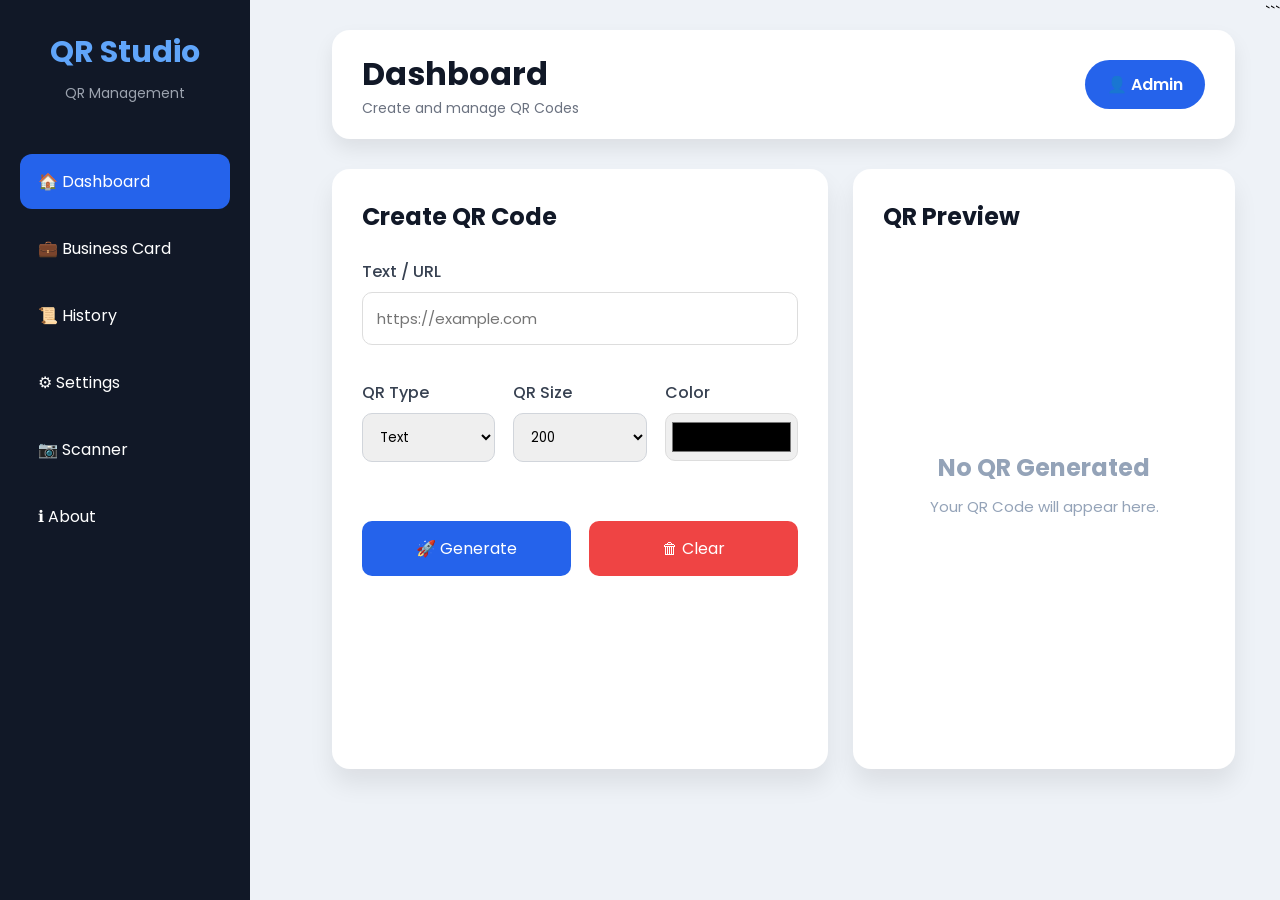
<file: frontend/index.html>
```html
<!DOCTYPE html>
<html lang="en">

<head>

    <meta charset="UTF-8">

    <meta name="viewport"
        content="width=device-width, initial-scale=1.0">

    <title>QR Studio</title>

    <link rel="stylesheet" href="style.css">

    <link href="https://fonts.googleapis.com/css2?family=Poppins:wght@300;400;500;600;700&display=swap"
        rel="stylesheet">

</head>

<body>

    <!-- Sidebar -->

    <aside class="sidebar">

        <div class="logo">

            <h2>QR Studio</h2>

            <p>QR Management</p>

        </div>

        <nav>

            <a href="index.html" class="active">
                🏠 Dashboard
            </a>
<a href="business.html">

💼 Business Card

</a>
            <a href="history.html">
                📜 History
            </a>

            <a href="#">
                ⚙ Settings
            </a>
            <a href="scanner.html">

📷 Scanner

</a>

            <a href="about.html">
    ℹ About
</a>

        </nav>

    </aside>

    <!-- Main -->

    <main class="main">

        <!-- Top Bar -->

        <header class="topbar">

            <div>

                <h1>Dashboard</h1>

                <span>Create and manage QR Codes</span>

            </div>

            <div class="profile">

                👤 Admin

            </div>

        </header>

        <!-- Grid -->

        <section class="dashboard">

            <!-- Left -->

            <div class="generator-card">

                <h2>Create QR Code</h2>

                <div class="form-group">

                    <label>Text / URL</label>

                    <input
                        type="text"
                        id="text"
                        placeholder="https://example.com">

                </div>

                <div class="row">

                    <div class="form-group">

                        <label>QR Type</label>

                        <select id="qrType">

                            <option value="text">Text</option>

                            <option value="url">Website</option>

                            <option value="email">Email</option>

                            <option value="phone">Phone</option>

                            <option value="sms">SMS</option>

                        </select>

                    </div>

                    <div class="form-group">

                        <label>QR Size</label>

                        <select id="size">

                            <option value="150">150</option>

                            <option value="200" selected>200</option>

                            <option value="250">250</option>

                            <option value="300">300</option>

                        </select>

                    </div>

                    <div class="form-group">

                        <label>Color</label>

                        <input
                            type="color"
                            id="color"
                            value="#000000">

                    </div>

                </div>

                <div class="button-group">

                    <button id="generateBtn">

                        🚀 Generate

                    </button>

                    <button id="clearBtn">

                        🗑 Clear

                    </button>

                </div>

            </div>

            <!-- Right -->

            <div class="preview-card">

                <h2>QR Preview</h2>

                <div id="result">

                    <div class="placeholder">

                        <h3>No QR Generated</h3>

                        <p>Your QR Code will appear here.</p>

                    </div>

                </div>

            </div>

        </section>

    </main>

    <script src="script.js"></script>

</body>

</html>
```
</file>
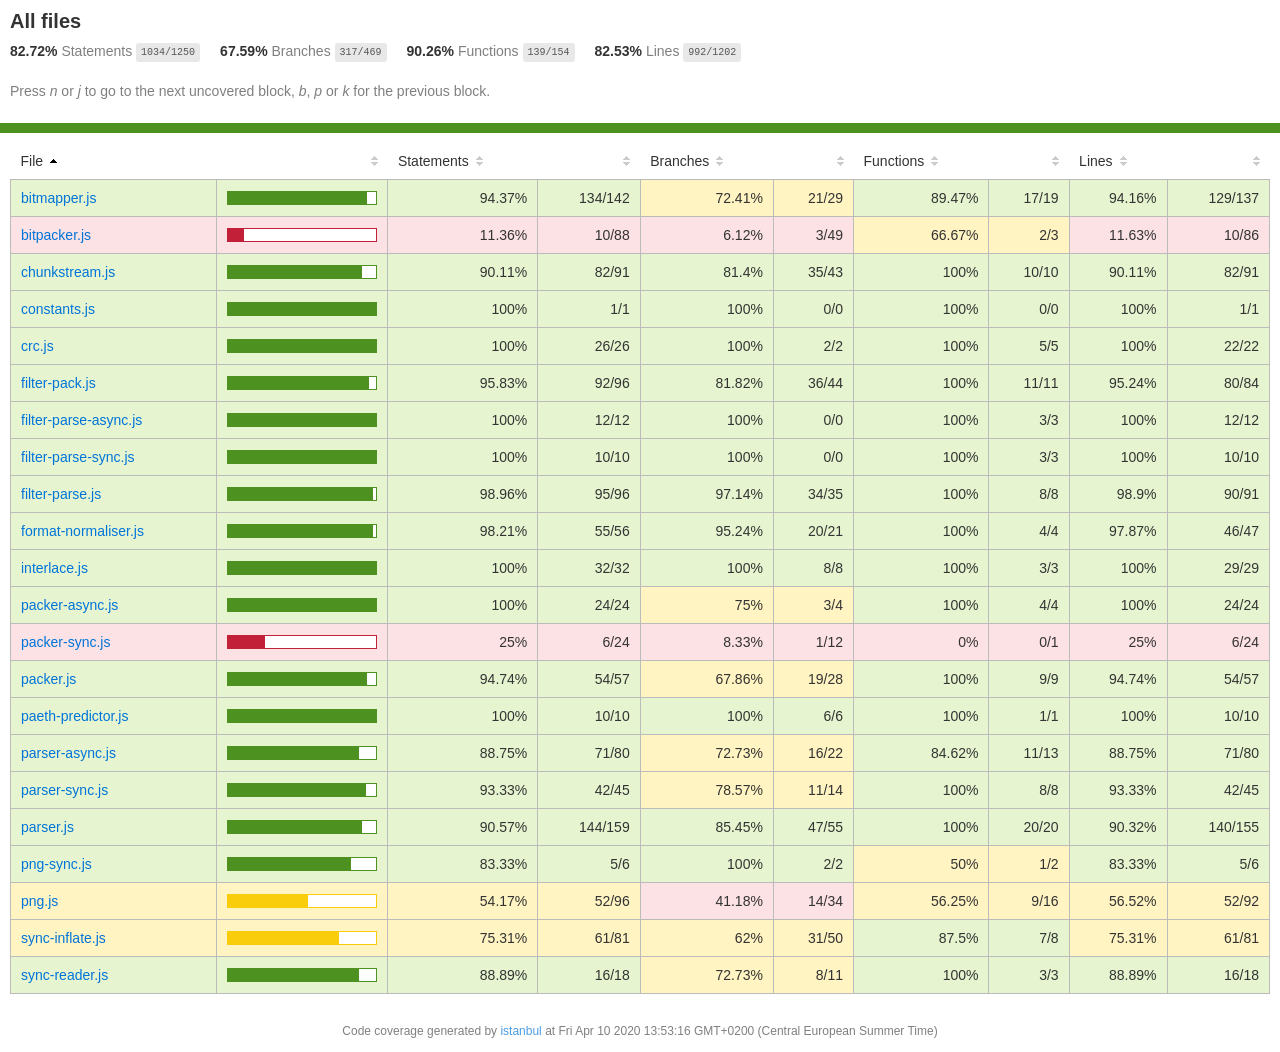
<file: backend/node_modules/pngjs/coverage/lcov-report/index.html>
<!doctype html>
<html lang="en">

<head>
    <title>Code coverage report for All files</title>
    <meta charset="utf-8" />
    <link rel="stylesheet" href="prettify.css" />
    <link rel="stylesheet" href="base.css" />
    <link rel="shortcut icon" type="image/x-icon" href="favicon.png" />
    <meta name="viewport" content="width=device-width, initial-scale=1" />
    <style type='text/css'>
        .coverage-summary .sorter {
            background-image: url(sort-arrow-sprite.png);
        }
    </style>
</head>
    
<body>
<div class='wrapper'>
    <div class='pad1'>
        <h1>All files</h1>
        <div class='clearfix'>
            
            <div class='fl pad1y space-right2'>
                <span class="strong">82.72% </span>
                <span class="quiet">Statements</span>
                <span class='fraction'>1034/1250</span>
            </div>
        
            
            <div class='fl pad1y space-right2'>
                <span class="strong">67.59% </span>
                <span class="quiet">Branches</span>
                <span class='fraction'>317/469</span>
            </div>
        
            
            <div class='fl pad1y space-right2'>
                <span class="strong">90.26% </span>
                <span class="quiet">Functions</span>
                <span class='fraction'>139/154</span>
            </div>
        
            
            <div class='fl pad1y space-right2'>
                <span class="strong">82.53% </span>
                <span class="quiet">Lines</span>
                <span class='fraction'>992/1202</span>
            </div>
        
            
        </div>
        <p class="quiet">
            Press <em>n</em> or <em>j</em> to go to the next uncovered block, <em>b</em>, <em>p</em> or <em>k</em> for the previous block.
        </p>
    </div>
    <div class='status-line high'></div>
    <div class="pad1">
<table class="coverage-summary">
<thead>
<tr>
   <th data-col="file" data-fmt="html" data-html="true" class="file">File</th>
   <th data-col="pic" data-type="number" data-fmt="html" data-html="true" class="pic"></th>
   <th data-col="statements" data-type="number" data-fmt="pct" class="pct">Statements</th>
   <th data-col="statements_raw" data-type="number" data-fmt="html" class="abs"></th>
   <th data-col="branches" data-type="number" data-fmt="pct" class="pct">Branches</th>
   <th data-col="branches_raw" data-type="number" data-fmt="html" class="abs"></th>
   <th data-col="functions" data-type="number" data-fmt="pct" class="pct">Functions</th>
   <th data-col="functions_raw" data-type="number" data-fmt="html" class="abs"></th>
   <th data-col="lines" data-type="number" data-fmt="pct" class="pct">Lines</th>
   <th data-col="lines_raw" data-type="number" data-fmt="html" class="abs"></th>
</tr>
</thead>
<tbody><tr>
	<td class="file high" data-value="bitmapper.js"><a href="bitmapper.js.html">bitmapper.js</a></td>
	<td data-value="94.37" class="pic high">
	<div class="chart"><div class="cover-fill" style="width: 94%"></div><div class="cover-empty" style="width: 6%"></div></div>
	</td>
	<td data-value="94.37" class="pct high">94.37%</td>
	<td data-value="142" class="abs high">134/142</td>
	<td data-value="72.41" class="pct medium">72.41%</td>
	<td data-value="29" class="abs medium">21/29</td>
	<td data-value="89.47" class="pct high">89.47%</td>
	<td data-value="19" class="abs high">17/19</td>
	<td data-value="94.16" class="pct high">94.16%</td>
	<td data-value="137" class="abs high">129/137</td>
	</tr>

<tr>
	<td class="file low" data-value="bitpacker.js"><a href="bitpacker.js.html">bitpacker.js</a></td>
	<td data-value="11.36" class="pic low">
	<div class="chart"><div class="cover-fill" style="width: 11%"></div><div class="cover-empty" style="width: 89%"></div></div>
	</td>
	<td data-value="11.36" class="pct low">11.36%</td>
	<td data-value="88" class="abs low">10/88</td>
	<td data-value="6.12" class="pct low">6.12%</td>
	<td data-value="49" class="abs low">3/49</td>
	<td data-value="66.67" class="pct medium">66.67%</td>
	<td data-value="3" class="abs medium">2/3</td>
	<td data-value="11.63" class="pct low">11.63%</td>
	<td data-value="86" class="abs low">10/86</td>
	</tr>

<tr>
	<td class="file high" data-value="chunkstream.js"><a href="chunkstream.js.html">chunkstream.js</a></td>
	<td data-value="90.11" class="pic high">
	<div class="chart"><div class="cover-fill" style="width: 90%"></div><div class="cover-empty" style="width: 10%"></div></div>
	</td>
	<td data-value="90.11" class="pct high">90.11%</td>
	<td data-value="91" class="abs high">82/91</td>
	<td data-value="81.4" class="pct high">81.4%</td>
	<td data-value="43" class="abs high">35/43</td>
	<td data-value="100" class="pct high">100%</td>
	<td data-value="10" class="abs high">10/10</td>
	<td data-value="90.11" class="pct high">90.11%</td>
	<td data-value="91" class="abs high">82/91</td>
	</tr>

<tr>
	<td class="file high" data-value="constants.js"><a href="constants.js.html">constants.js</a></td>
	<td data-value="100" class="pic high">
	<div class="chart"><div class="cover-fill cover-full" style="width: 100%"></div><div class="cover-empty" style="width: 0%"></div></div>
	</td>
	<td data-value="100" class="pct high">100%</td>
	<td data-value="1" class="abs high">1/1</td>
	<td data-value="100" class="pct high">100%</td>
	<td data-value="0" class="abs high">0/0</td>
	<td data-value="100" class="pct high">100%</td>
	<td data-value="0" class="abs high">0/0</td>
	<td data-value="100" class="pct high">100%</td>
	<td data-value="1" class="abs high">1/1</td>
	</tr>

<tr>
	<td class="file high" data-value="crc.js"><a href="crc.js.html">crc.js</a></td>
	<td data-value="100" class="pic high">
	<div class="chart"><div class="cover-fill cover-full" style="width: 100%"></div><div class="cover-empty" style="width: 0%"></div></div>
	</td>
	<td data-value="100" class="pct high">100%</td>
	<td data-value="26" class="abs high">26/26</td>
	<td data-value="100" class="pct high">100%</td>
	<td data-value="2" class="abs high">2/2</td>
	<td data-value="100" class="pct high">100%</td>
	<td data-value="5" class="abs high">5/5</td>
	<td data-value="100" class="pct high">100%</td>
	<td data-value="22" class="abs high">22/22</td>
	</tr>

<tr>
	<td class="file high" data-value="filter-pack.js"><a href="filter-pack.js.html">filter-pack.js</a></td>
	<td data-value="95.83" class="pic high">
	<div class="chart"><div class="cover-fill" style="width: 95%"></div><div class="cover-empty" style="width: 5%"></div></div>
	</td>
	<td data-value="95.83" class="pct high">95.83%</td>
	<td data-value="96" class="abs high">92/96</td>
	<td data-value="81.82" class="pct high">81.82%</td>
	<td data-value="44" class="abs high">36/44</td>
	<td data-value="100" class="pct high">100%</td>
	<td data-value="11" class="abs high">11/11</td>
	<td data-value="95.24" class="pct high">95.24%</td>
	<td data-value="84" class="abs high">80/84</td>
	</tr>

<tr>
	<td class="file high" data-value="filter-parse-async.js"><a href="filter-parse-async.js.html">filter-parse-async.js</a></td>
	<td data-value="100" class="pic high">
	<div class="chart"><div class="cover-fill cover-full" style="width: 100%"></div><div class="cover-empty" style="width: 0%"></div></div>
	</td>
	<td data-value="100" class="pct high">100%</td>
	<td data-value="12" class="abs high">12/12</td>
	<td data-value="100" class="pct high">100%</td>
	<td data-value="0" class="abs high">0/0</td>
	<td data-value="100" class="pct high">100%</td>
	<td data-value="3" class="abs high">3/3</td>
	<td data-value="100" class="pct high">100%</td>
	<td data-value="12" class="abs high">12/12</td>
	</tr>

<tr>
	<td class="file high" data-value="filter-parse-sync.js"><a href="filter-parse-sync.js.html">filter-parse-sync.js</a></td>
	<td data-value="100" class="pic high">
	<div class="chart"><div class="cover-fill cover-full" style="width: 100%"></div><div class="cover-empty" style="width: 0%"></div></div>
	</td>
	<td data-value="100" class="pct high">100%</td>
	<td data-value="10" class="abs high">10/10</td>
	<td data-value="100" class="pct high">100%</td>
	<td data-value="0" class="abs high">0/0</td>
	<td data-value="100" class="pct high">100%</td>
	<td data-value="3" class="abs high">3/3</td>
	<td data-value="100" class="pct high">100%</td>
	<td data-value="10" class="abs high">10/10</td>
	</tr>

<tr>
	<td class="file high" data-value="filter-parse.js"><a href="filter-parse.js.html">filter-parse.js</a></td>
	<td data-value="98.96" class="pic high">
	<div class="chart"><div class="cover-fill" style="width: 98%"></div><div class="cover-empty" style="width: 2%"></div></div>
	</td>
	<td data-value="98.96" class="pct high">98.96%</td>
	<td data-value="96" class="abs high">95/96</td>
	<td data-value="97.14" class="pct high">97.14%</td>
	<td data-value="35" class="abs high">34/35</td>
	<td data-value="100" class="pct high">100%</td>
	<td data-value="8" class="abs high">8/8</td>
	<td data-value="98.9" class="pct high">98.9%</td>
	<td data-value="91" class="abs high">90/91</td>
	</tr>

<tr>
	<td class="file high" data-value="format-normaliser.js"><a href="format-normaliser.js.html">format-normaliser.js</a></td>
	<td data-value="98.21" class="pic high">
	<div class="chart"><div class="cover-fill" style="width: 98%"></div><div class="cover-empty" style="width: 2%"></div></div>
	</td>
	<td data-value="98.21" class="pct high">98.21%</td>
	<td data-value="56" class="abs high">55/56</td>
	<td data-value="95.24" class="pct high">95.24%</td>
	<td data-value="21" class="abs high">20/21</td>
	<td data-value="100" class="pct high">100%</td>
	<td data-value="4" class="abs high">4/4</td>
	<td data-value="97.87" class="pct high">97.87%</td>
	<td data-value="47" class="abs high">46/47</td>
	</tr>

<tr>
	<td class="file high" data-value="interlace.js"><a href="interlace.js.html">interlace.js</a></td>
	<td data-value="100" class="pic high">
	<div class="chart"><div class="cover-fill cover-full" style="width: 100%"></div><div class="cover-empty" style="width: 0%"></div></div>
	</td>
	<td data-value="100" class="pct high">100%</td>
	<td data-value="32" class="abs high">32/32</td>
	<td data-value="100" class="pct high">100%</td>
	<td data-value="8" class="abs high">8/8</td>
	<td data-value="100" class="pct high">100%</td>
	<td data-value="3" class="abs high">3/3</td>
	<td data-value="100" class="pct high">100%</td>
	<td data-value="29" class="abs high">29/29</td>
	</tr>

<tr>
	<td class="file high" data-value="packer-async.js"><a href="packer-async.js.html">packer-async.js</a></td>
	<td data-value="100" class="pic high">
	<div class="chart"><div class="cover-fill cover-full" style="width: 100%"></div><div class="cover-empty" style="width: 0%"></div></div>
	</td>
	<td data-value="100" class="pct high">100%</td>
	<td data-value="24" class="abs high">24/24</td>
	<td data-value="75" class="pct medium">75%</td>
	<td data-value="4" class="abs medium">3/4</td>
	<td data-value="100" class="pct high">100%</td>
	<td data-value="4" class="abs high">4/4</td>
	<td data-value="100" class="pct high">100%</td>
	<td data-value="24" class="abs high">24/24</td>
	</tr>

<tr>
	<td class="file low" data-value="packer-sync.js"><a href="packer-sync.js.html">packer-sync.js</a></td>
	<td data-value="25" class="pic low">
	<div class="chart"><div class="cover-fill" style="width: 25%"></div><div class="cover-empty" style="width: 75%"></div></div>
	</td>
	<td data-value="25" class="pct low">25%</td>
	<td data-value="24" class="abs low">6/24</td>
	<td data-value="8.33" class="pct low">8.33%</td>
	<td data-value="12" class="abs low">1/12</td>
	<td data-value="0" class="pct low">0%</td>
	<td data-value="1" class="abs low">0/1</td>
	<td data-value="25" class="pct low">25%</td>
	<td data-value="24" class="abs low">6/24</td>
	</tr>

<tr>
	<td class="file high" data-value="packer.js"><a href="packer.js.html">packer.js</a></td>
	<td data-value="94.74" class="pic high">
	<div class="chart"><div class="cover-fill" style="width: 94%"></div><div class="cover-empty" style="width: 6%"></div></div>
	</td>
	<td data-value="94.74" class="pct high">94.74%</td>
	<td data-value="57" class="abs high">54/57</td>
	<td data-value="67.86" class="pct medium">67.86%</td>
	<td data-value="28" class="abs medium">19/28</td>
	<td data-value="100" class="pct high">100%</td>
	<td data-value="9" class="abs high">9/9</td>
	<td data-value="94.74" class="pct high">94.74%</td>
	<td data-value="57" class="abs high">54/57</td>
	</tr>

<tr>
	<td class="file high" data-value="paeth-predictor.js"><a href="paeth-predictor.js.html">paeth-predictor.js</a></td>
	<td data-value="100" class="pic high">
	<div class="chart"><div class="cover-fill cover-full" style="width: 100%"></div><div class="cover-empty" style="width: 0%"></div></div>
	</td>
	<td data-value="100" class="pct high">100%</td>
	<td data-value="10" class="abs high">10/10</td>
	<td data-value="100" class="pct high">100%</td>
	<td data-value="6" class="abs high">6/6</td>
	<td data-value="100" class="pct high">100%</td>
	<td data-value="1" class="abs high">1/1</td>
	<td data-value="100" class="pct high">100%</td>
	<td data-value="10" class="abs high">10/10</td>
	</tr>

<tr>
	<td class="file high" data-value="parser-async.js"><a href="parser-async.js.html">parser-async.js</a></td>
	<td data-value="88.75" class="pic high">
	<div class="chart"><div class="cover-fill" style="width: 88%"></div><div class="cover-empty" style="width: 12%"></div></div>
	</td>
	<td data-value="88.75" class="pct high">88.75%</td>
	<td data-value="80" class="abs high">71/80</td>
	<td data-value="72.73" class="pct medium">72.73%</td>
	<td data-value="22" class="abs medium">16/22</td>
	<td data-value="84.62" class="pct high">84.62%</td>
	<td data-value="13" class="abs high">11/13</td>
	<td data-value="88.75" class="pct high">88.75%</td>
	<td data-value="80" class="abs high">71/80</td>
	</tr>

<tr>
	<td class="file high" data-value="parser-sync.js"><a href="parser-sync.js.html">parser-sync.js</a></td>
	<td data-value="93.33" class="pic high">
	<div class="chart"><div class="cover-fill" style="width: 93%"></div><div class="cover-empty" style="width: 7%"></div></div>
	</td>
	<td data-value="93.33" class="pct high">93.33%</td>
	<td data-value="45" class="abs high">42/45</td>
	<td data-value="78.57" class="pct medium">78.57%</td>
	<td data-value="14" class="abs medium">11/14</td>
	<td data-value="100" class="pct high">100%</td>
	<td data-value="8" class="abs high">8/8</td>
	<td data-value="93.33" class="pct high">93.33%</td>
	<td data-value="45" class="abs high">42/45</td>
	</tr>

<tr>
	<td class="file high" data-value="parser.js"><a href="parser.js.html">parser.js</a></td>
	<td data-value="90.57" class="pic high">
	<div class="chart"><div class="cover-fill" style="width: 90%"></div><div class="cover-empty" style="width: 10%"></div></div>
	</td>
	<td data-value="90.57" class="pct high">90.57%</td>
	<td data-value="159" class="abs high">144/159</td>
	<td data-value="85.45" class="pct high">85.45%</td>
	<td data-value="55" class="abs high">47/55</td>
	<td data-value="100" class="pct high">100%</td>
	<td data-value="20" class="abs high">20/20</td>
	<td data-value="90.32" class="pct high">90.32%</td>
	<td data-value="155" class="abs high">140/155</td>
	</tr>

<tr>
	<td class="file high" data-value="png-sync.js"><a href="png-sync.js.html">png-sync.js</a></td>
	<td data-value="83.33" class="pic high">
	<div class="chart"><div class="cover-fill" style="width: 83%"></div><div class="cover-empty" style="width: 17%"></div></div>
	</td>
	<td data-value="83.33" class="pct high">83.33%</td>
	<td data-value="6" class="abs high">5/6</td>
	<td data-value="100" class="pct high">100%</td>
	<td data-value="2" class="abs high">2/2</td>
	<td data-value="50" class="pct medium">50%</td>
	<td data-value="2" class="abs medium">1/2</td>
	<td data-value="83.33" class="pct high">83.33%</td>
	<td data-value="6" class="abs high">5/6</td>
	</tr>

<tr>
	<td class="file medium" data-value="png.js"><a href="png.js.html">png.js</a></td>
	<td data-value="54.17" class="pic medium">
	<div class="chart"><div class="cover-fill" style="width: 54%"></div><div class="cover-empty" style="width: 46%"></div></div>
	</td>
	<td data-value="54.17" class="pct medium">54.17%</td>
	<td data-value="96" class="abs medium">52/96</td>
	<td data-value="41.18" class="pct low">41.18%</td>
	<td data-value="34" class="abs low">14/34</td>
	<td data-value="56.25" class="pct medium">56.25%</td>
	<td data-value="16" class="abs medium">9/16</td>
	<td data-value="56.52" class="pct medium">56.52%</td>
	<td data-value="92" class="abs medium">52/92</td>
	</tr>

<tr>
	<td class="file medium" data-value="sync-inflate.js"><a href="sync-inflate.js.html">sync-inflate.js</a></td>
	<td data-value="75.31" class="pic medium">
	<div class="chart"><div class="cover-fill" style="width: 75%"></div><div class="cover-empty" style="width: 25%"></div></div>
	</td>
	<td data-value="75.31" class="pct medium">75.31%</td>
	<td data-value="81" class="abs medium">61/81</td>
	<td data-value="62" class="pct medium">62%</td>
	<td data-value="50" class="abs medium">31/50</td>
	<td data-value="87.5" class="pct high">87.5%</td>
	<td data-value="8" class="abs high">7/8</td>
	<td data-value="75.31" class="pct medium">75.31%</td>
	<td data-value="81" class="abs medium">61/81</td>
	</tr>

<tr>
	<td class="file high" data-value="sync-reader.js"><a href="sync-reader.js.html">sync-reader.js</a></td>
	<td data-value="88.89" class="pic high">
	<div class="chart"><div class="cover-fill" style="width: 88%"></div><div class="cover-empty" style="width: 12%"></div></div>
	</td>
	<td data-value="88.89" class="pct high">88.89%</td>
	<td data-value="18" class="abs high">16/18</td>
	<td data-value="72.73" class="pct medium">72.73%</td>
	<td data-value="11" class="abs medium">8/11</td>
	<td data-value="100" class="pct high">100%</td>
	<td data-value="3" class="abs high">3/3</td>
	<td data-value="88.89" class="pct high">88.89%</td>
	<td data-value="18" class="abs high">16/18</td>
	</tr>

</tbody>
</table>
</div>
                <div class='push'></div><!-- for sticky footer -->
            </div><!-- /wrapper -->
            <div class='footer quiet pad2 space-top1 center small'>
                Code coverage generated by
                <a href="https://istanbul.js.org/" target="_blank">istanbul</a>
                at Fri Apr 10 2020 13:53:16 GMT+0200 (Central European Summer Time)
            </div>
        </div>
        <script src="prettify.js"></script>
        <script>
            window.onload = function () {
                prettyPrint();
            };
        </script>
        <script src="sorter.js"></script>
        <script src="block-navigation.js"></script>
    </body>
</html>
</file>
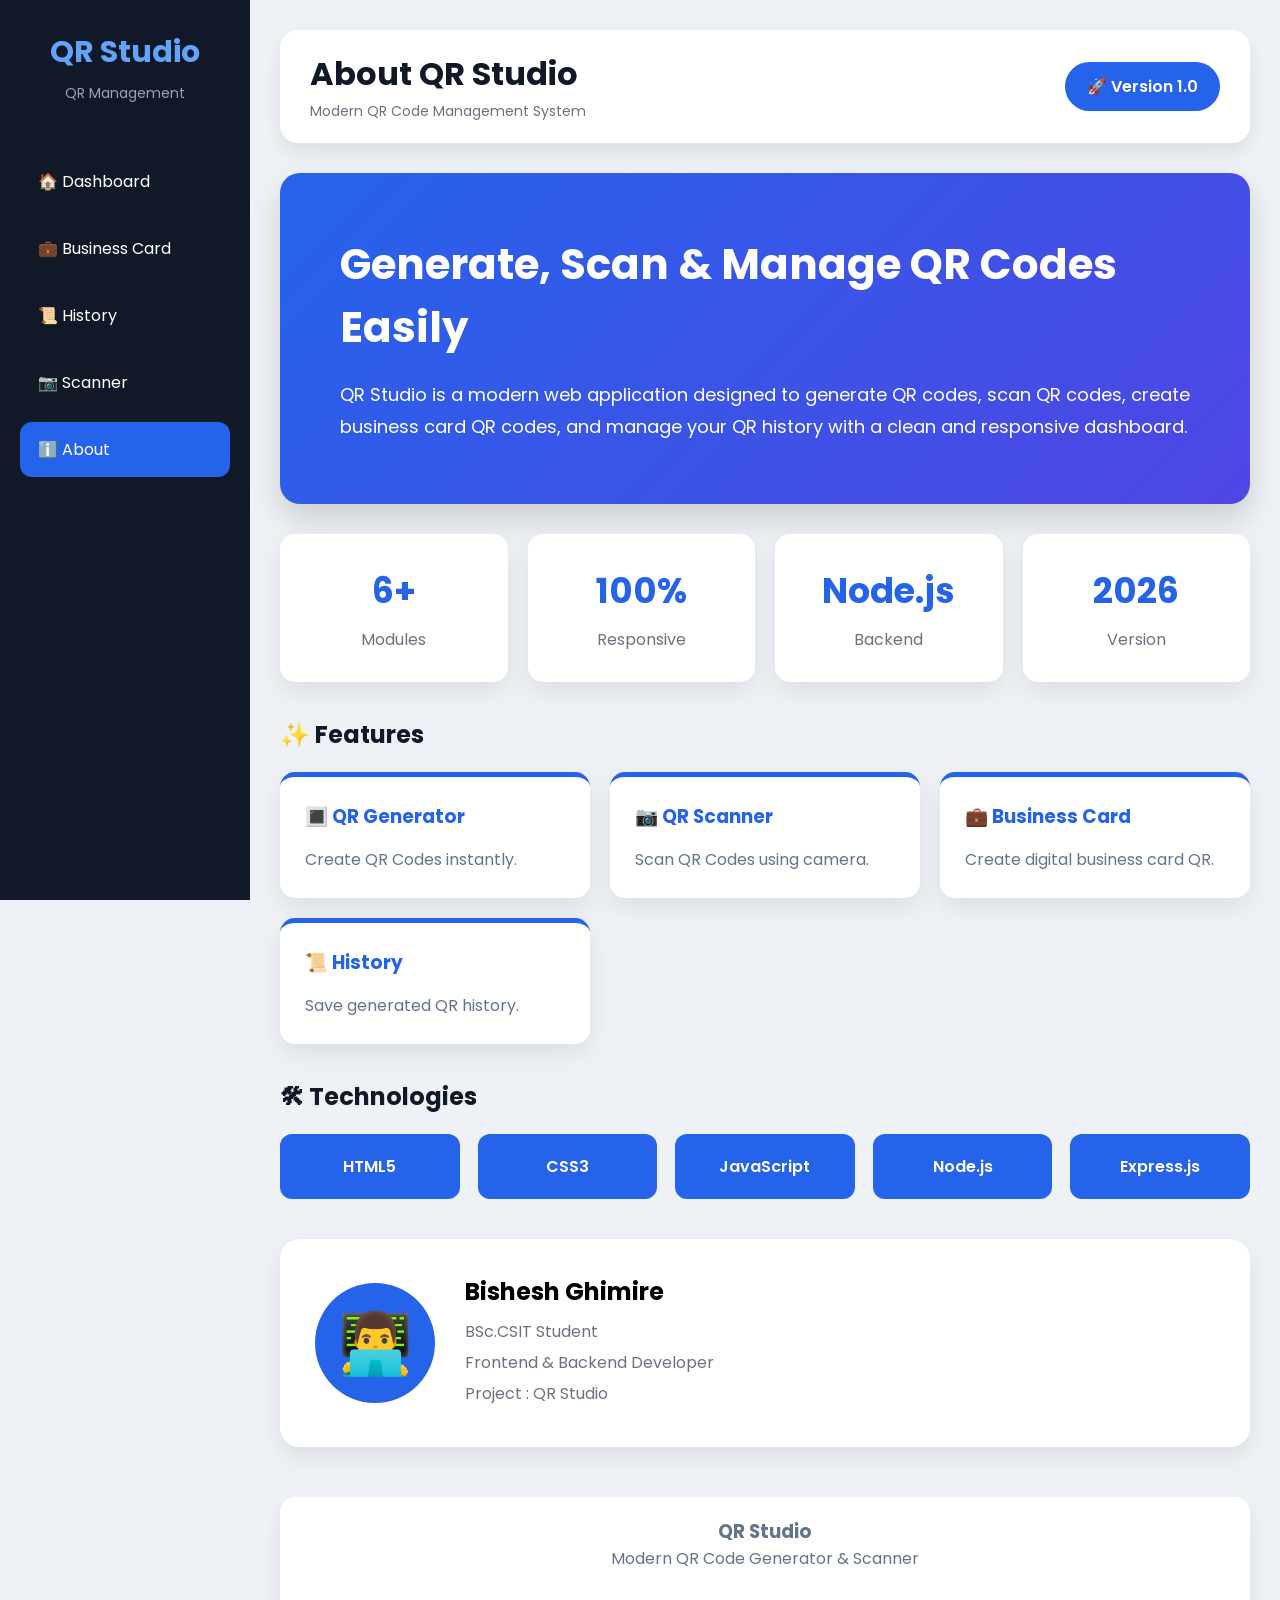
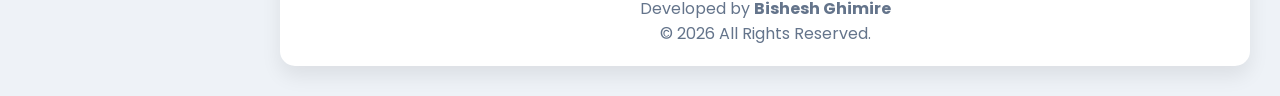
<file: frontend/about.html>
<!DOCTYPE html>
<html lang="en">

<head>

    <meta charset="UTF-8">
    <meta name="viewport" content="width=device-width, initial-scale=1.0">

    <title>About | QR Studio</title>

    <link rel="stylesheet" href="style.css">

    <link href="https://fonts.googleapis.com/css2?family=Poppins:wght@300;400;500;600;700&display=swap" rel="stylesheet">

</head>

<body>

    <!-- Sidebar -->

    <aside class="sidebar">

        <div class="logo">

            <h2>QR Studio</h2>

            <p>QR Management</p>

        </div>

        <nav>

            <a href="index.html">
                🏠 Dashboard
            </a>

            <a href="business.html">
                💼 Business Card
            </a>

            <a href="history.html">
                📜 History
            </a>

            <a href="scanner.html">
                📷 Scanner
            </a>

            <a href="about.html" class="active">
                ℹ️ About
            </a>

        </nav>

    </aside>

    <!-- Main -->

    <main class="main">

        <!-- Topbar -->

        <header class="topbar">

            <div>

                <h1>About QR Studio</h1>

                <span>Modern QR Code Management System</span>

            </div>

            <div class="profile">

                🚀 Version 1.0

            </div>

        </header>

        <!-- Hero -->

        <section class="about-hero">

            <div>

                <h1>Generate, Scan & Manage QR Codes Easily</h1>

                <p>

                    QR Studio is a modern web application designed to generate QR
                    codes, scan QR codes, create business card QR codes, and manage
                    your QR history with a clean and responsive dashboard.

                </p>

            </div>

        </section>

        <!-- Statistics -->

        <section class="about-stats">

            <div class="about-stat">

                <h2>6+</h2>

                <p>Modules</p>

            </div>

            <div class="about-stat">

                <h2>100%</h2>

                <p>Responsive</p>

            </div>

            <div class="about-stat">

                <h2>Node.js</h2>

                <p>Backend</p>

            </div>

            <div class="about-stat">

                <h2>2026</h2>

                <p>Version</p>

            </div>

        </section>

        <!-- Features -->

        <section class="about-section">

            <h2>✨ Features</h2>

            <div class="feature-grid">

                <div class="feature-card">
                    <h3>🔳 QR Generator</h3>
                    <p>Create QR Codes instantly.</p>
                </div>

                <div class="feature-card">
                    <h3>📷 QR Scanner</h3>
                    <p>Scan QR Codes using camera.</p>
                </div>

                <div class="feature-card">
                    <h3>💼 Business Card</h3>
                    <p>Create digital business card QR.</p>
                </div>

                <div class="feature-card">
                    <h3>📜 History</h3>
                    <p>Save generated QR history.</p>
                </div>

            </div>

        </section>

        <!-- Technologies -->

        <section class="about-section">

            <h2>🛠 Technologies</h2>

            <div class="tech-grid">

                <div class="tech-item">HTML5</div>

                <div class="tech-item">CSS3</div>

                <div class="tech-item">JavaScript</div>

                <div class="tech-item">Node.js</div>

                <div class="tech-item">Express.js</div>

            </div>

        </section>

        <!-- Developer -->

        <section class="developer-card">

            <div class="developer-avatar">

                👨‍💻

            </div>

            <div>

                <h2>Bishesh Ghimire</h2>

                <p>BSc.CSIT Student</p>

                <p>Frontend & Backend Developer</p>

                <p>Project : QR Studio</p>

            </div>

        </section>
        <footer class="footer">

    <h3>QR Studio</h3>

    <p>Modern QR Code Generator & Scanner</p>

    <br>

    <p>Developed by <strong>Bishesh Ghimire</strong></p>

    <p>© 2026 All Rights Reserved.</p>

</footer>

    </main>

</body>

</html>
</file>
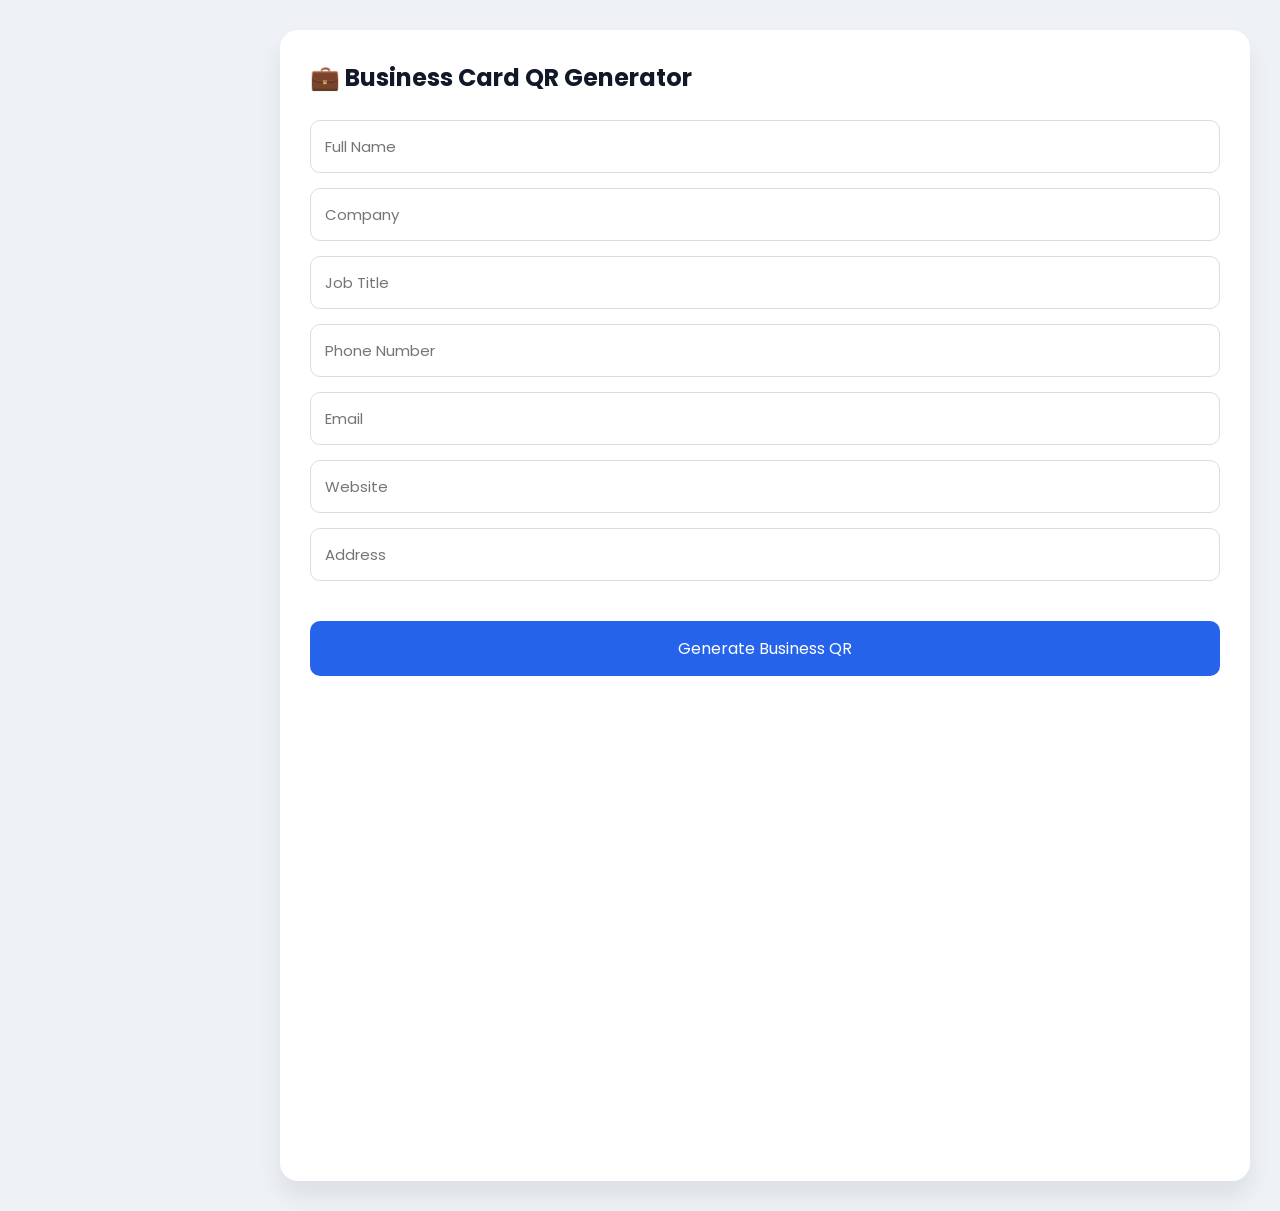
<file: frontend/business.html>
<!DOCTYPE html>
<html lang="en">
<head>
<meta charset="UTF-8">
<meta name="viewport" content="width=device-width, initial-scale=1.0">
<title>Business Card QR</title>

<link rel="stylesheet" href="style.css">

</head>
<body>

<div class="main">

<div class="generator-card">

<h2>💼 Business Card QR Generator</h2>

<input type="text" id="name" placeholder="Full Name">

<input type="text" id="company" placeholder="Company">

<input type="text" id="job" placeholder="Job Title">

<input type="text" id="phone" placeholder="Phone Number">

<input type="email" id="email" placeholder="Email">

<input type="text" id="website" placeholder="Website">

<input type="text" id="address" placeholder="Address">

<br><br>

<button onclick="generateBusinessQR()">

Generate Business QR

</button>

<br><br>

<div id="result"></div>

</div>

</div>

<script src="business.js"></script>

</body>
</html>
</file>
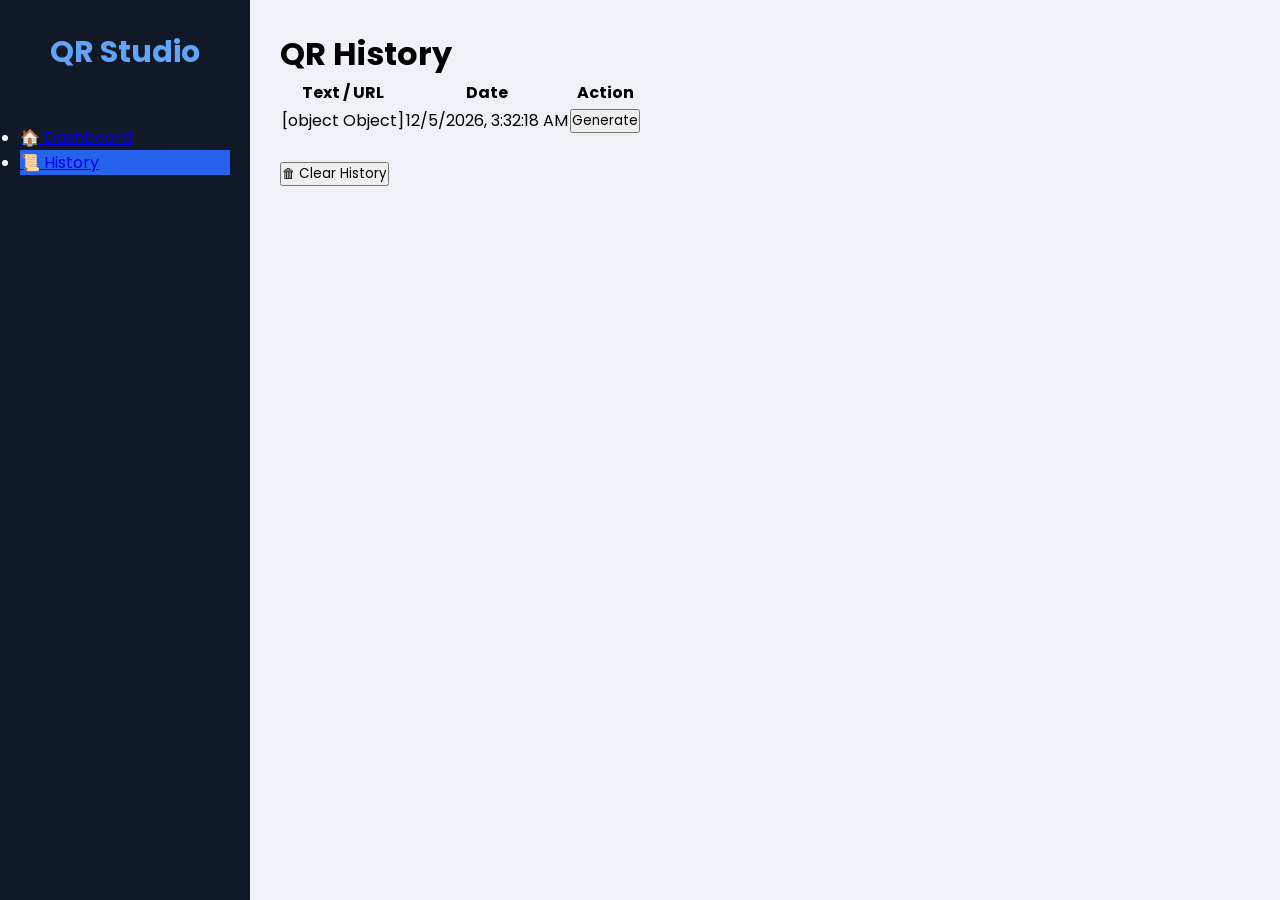
<file: frontend/history.html>
<!DOCTYPE html>
<html lang="en">
<head>
    <meta charset="UTF-8">
    <meta name="viewport" content="width=device-width, initial-scale=1.0">
    <title>QR History</title>

    <link rel="stylesheet" href="style.css">

    <link href="https://fonts.googleapis.com/css2?family=Poppins:wght@300;400;500;600&display=swap" rel="stylesheet">
</head>
<body>

<div class="sidebar">

    <div class="logo">
        <h2>QR Studio</h2>
    </div>

    <ul>
        <li>
            <a href="index.html">🏠 Dashboard</a>
        </li>

        <li class="active">
            <a href="history.html">📜 History</a>
        </li>
    </ul>

</div>

<div class="main">

    <div class="container">

        <h1>QR History</h1>

        <table class="history-table">

            <thead>

                <tr>
                    <th>Text / URL</th>
                    <th>Date</th>
                    <th>Action</th>
                </tr>

            </thead>

            <tbody id="historyBody">

            </tbody>

        </table>

        <br>

        <button id="clearHistory">
            🗑 Clear History
        </button>

    </div>

</div>

<script src="history.js"></script>

</body>
</html>
</file>
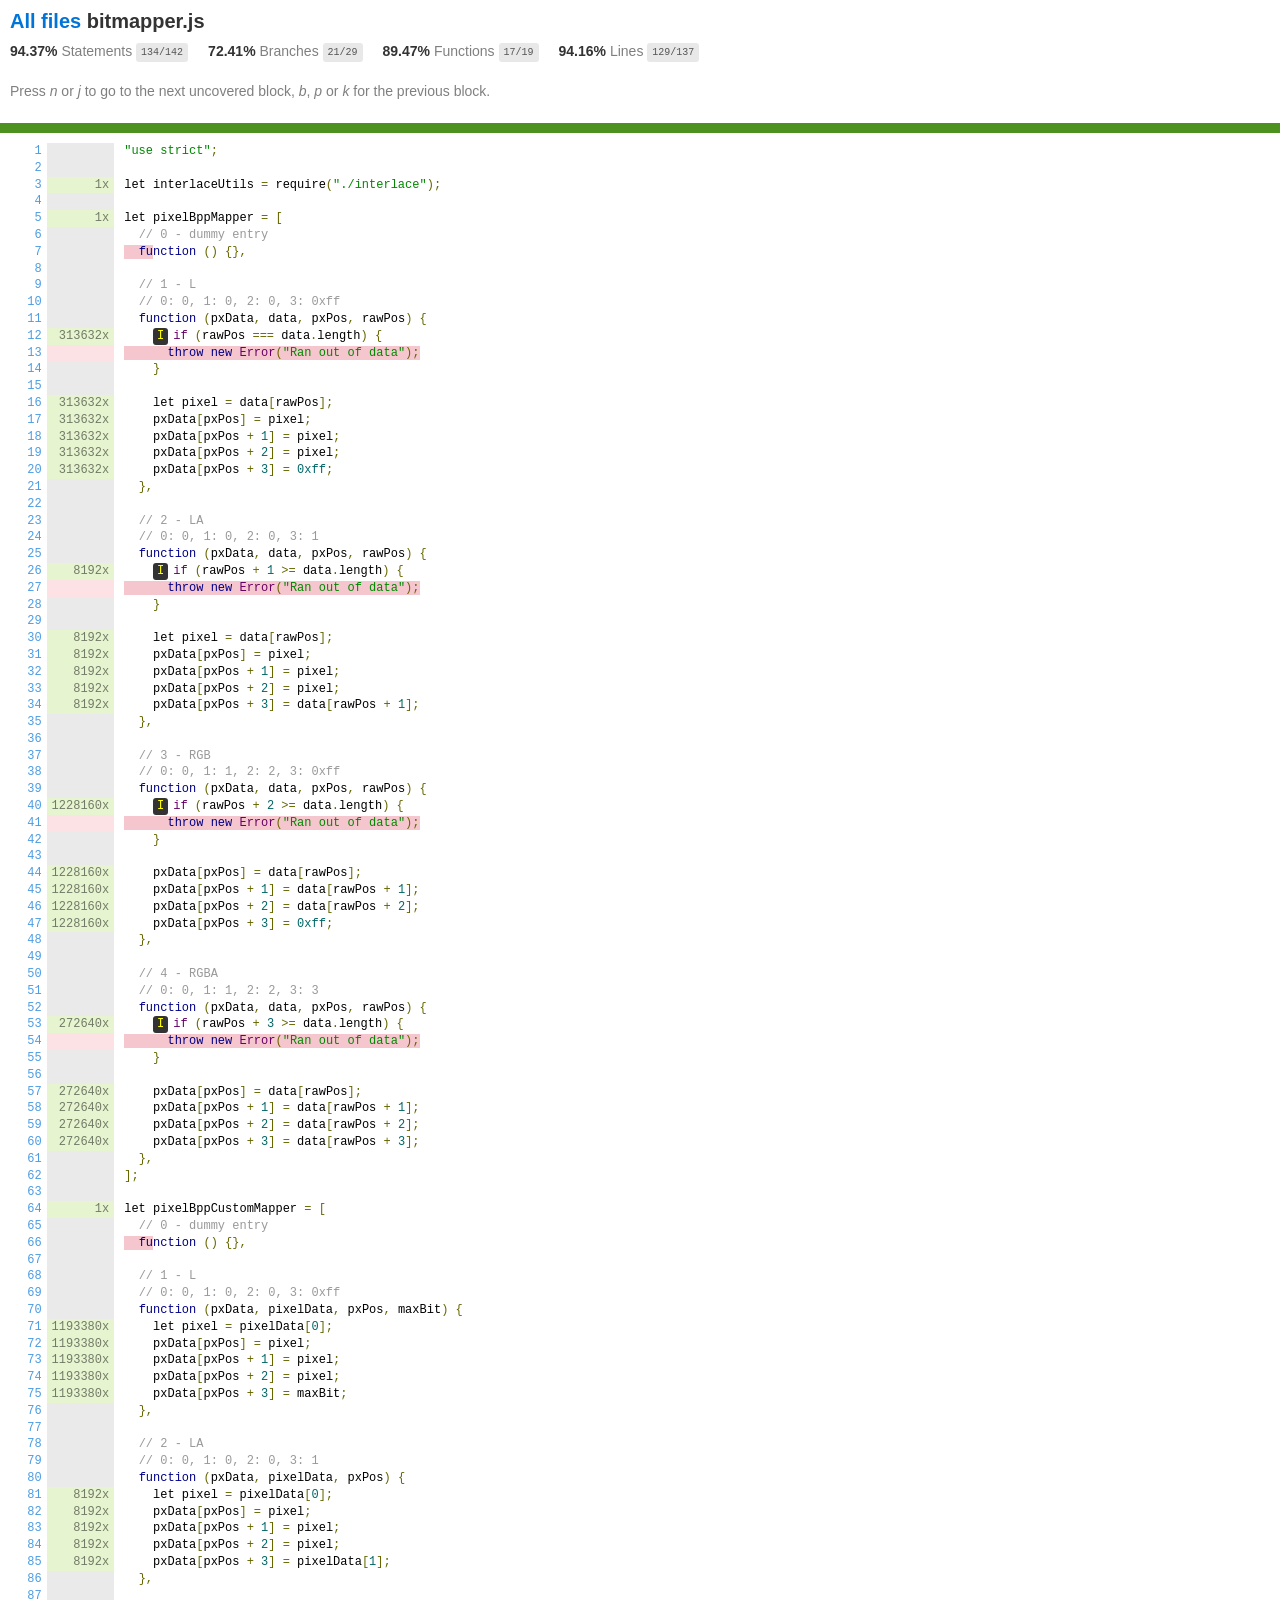
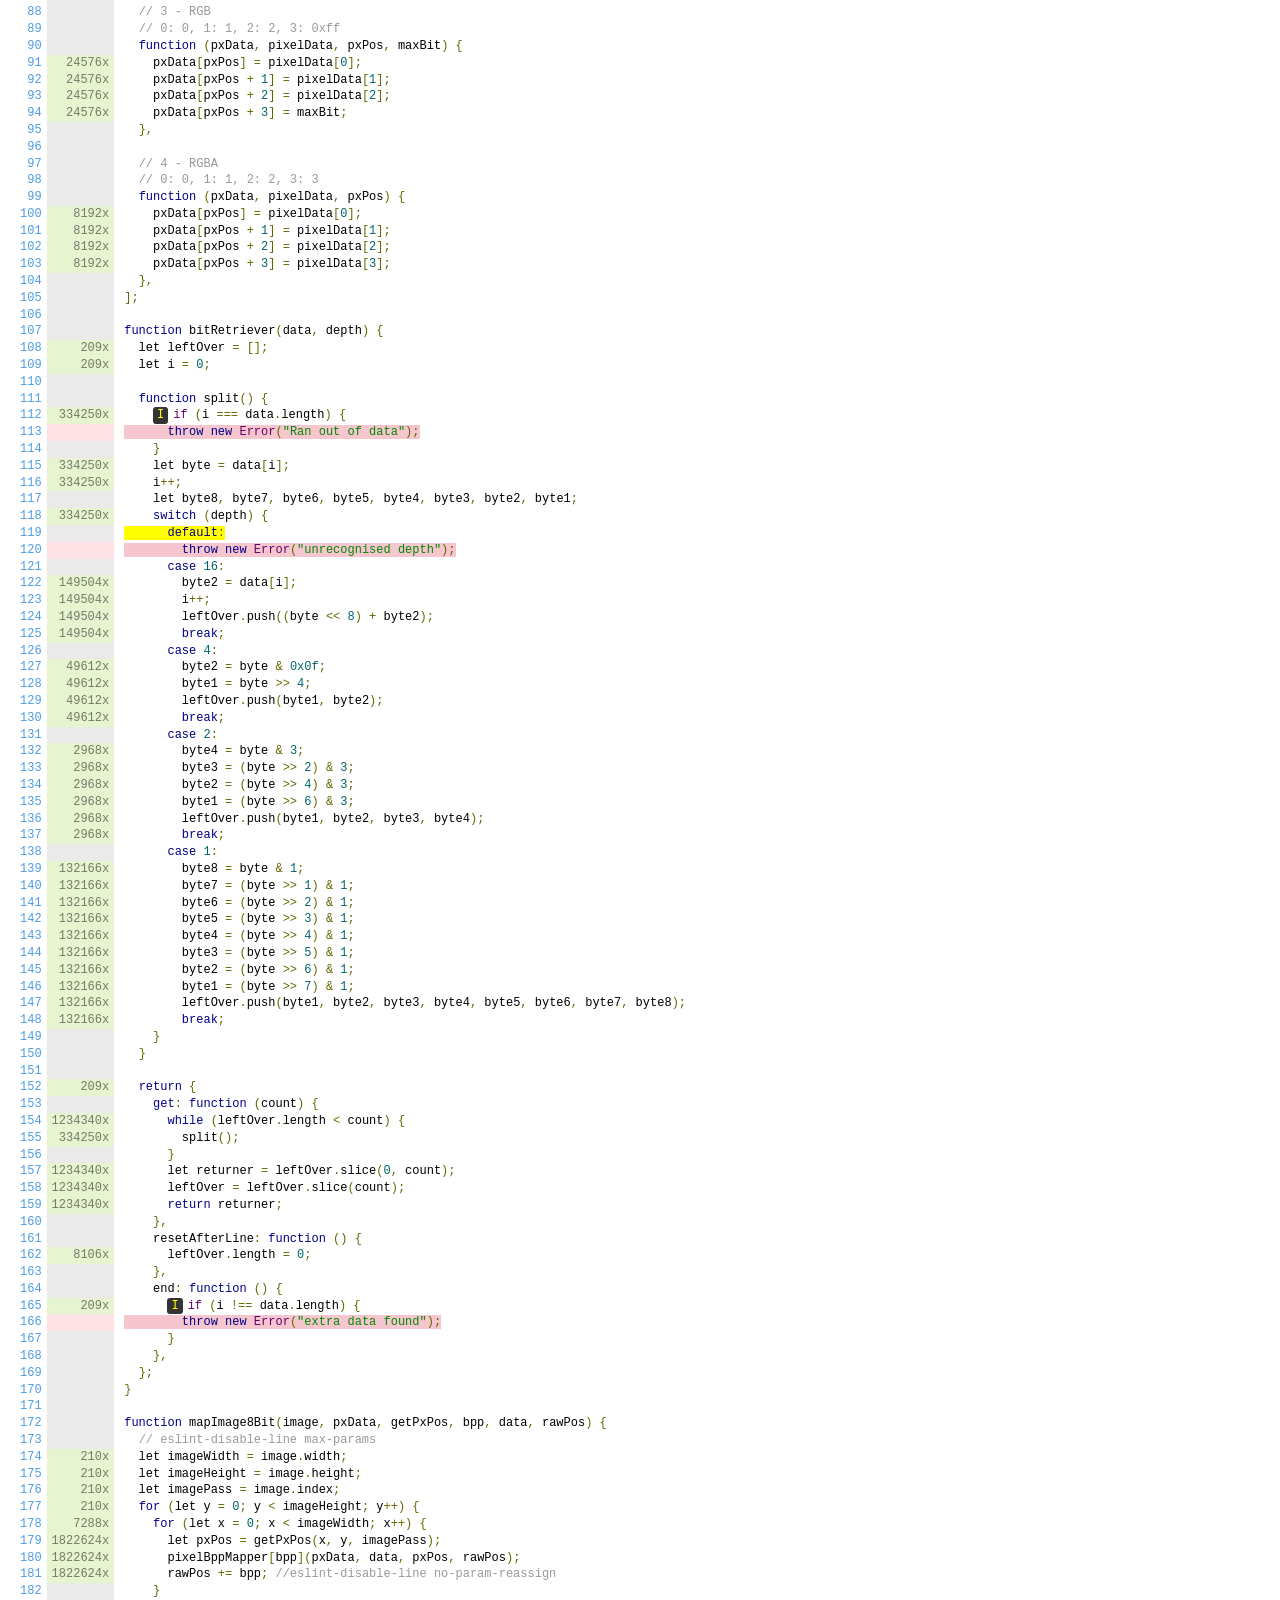
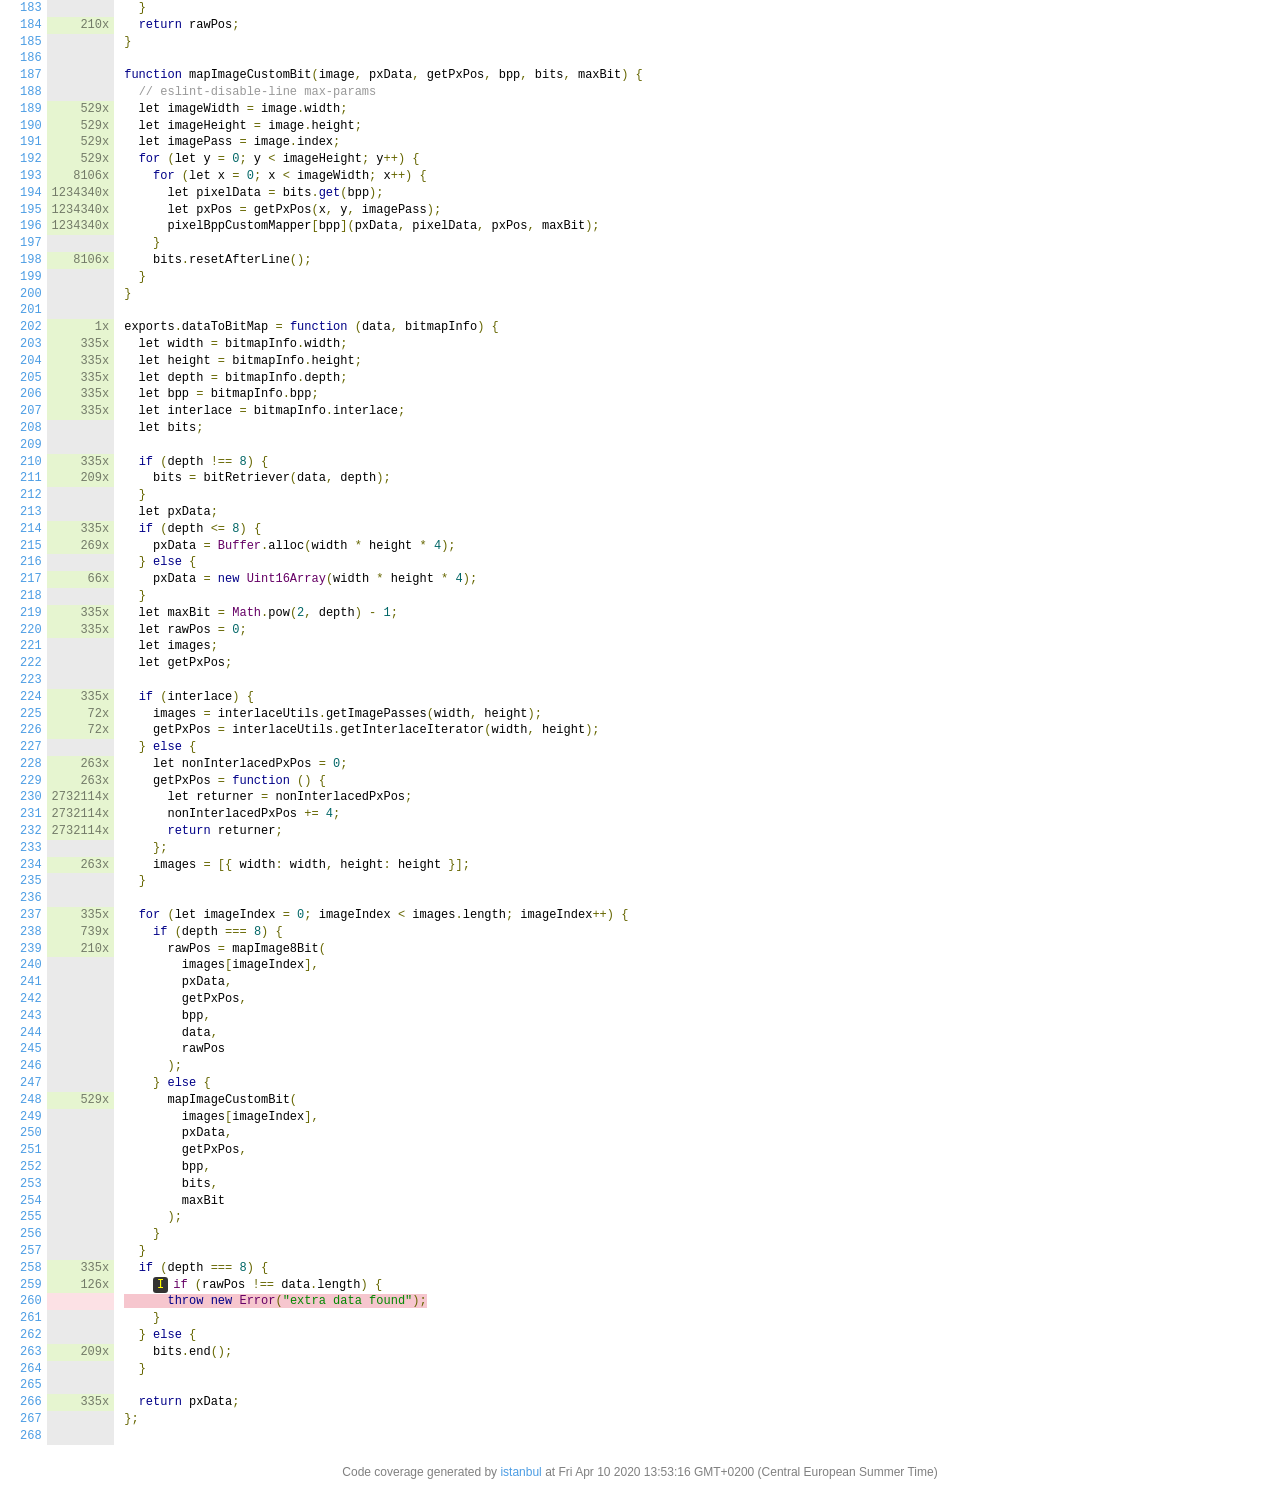
<file: backend/node_modules/pngjs/coverage/lcov-report/bitmapper.js.html>
<!doctype html>
<html lang="en">

<head>
    <title>Code coverage report for bitmapper.js</title>
    <meta charset="utf-8" />
    <link rel="stylesheet" href="prettify.css" />
    <link rel="stylesheet" href="base.css" />
    <link rel="shortcut icon" type="image/x-icon" href="favicon.png" />
    <meta name="viewport" content="width=device-width, initial-scale=1" />
    <style type='text/css'>
        .coverage-summary .sorter {
            background-image: url(sort-arrow-sprite.png);
        }
    </style>
</head>
    
<body>
<div class='wrapper'>
    <div class='pad1'>
        <h1><a href="index.html">All files</a> bitmapper.js</h1>
        <div class='clearfix'>
            
            <div class='fl pad1y space-right2'>
                <span class="strong">94.37% </span>
                <span class="quiet">Statements</span>
                <span class='fraction'>134/142</span>
            </div>
        
            
            <div class='fl pad1y space-right2'>
                <span class="strong">72.41% </span>
                <span class="quiet">Branches</span>
                <span class='fraction'>21/29</span>
            </div>
        
            
            <div class='fl pad1y space-right2'>
                <span class="strong">89.47% </span>
                <span class="quiet">Functions</span>
                <span class='fraction'>17/19</span>
            </div>
        
            
            <div class='fl pad1y space-right2'>
                <span class="strong">94.16% </span>
                <span class="quiet">Lines</span>
                <span class='fraction'>129/137</span>
            </div>
        
            
        </div>
        <p class="quiet">
            Press <em>n</em> or <em>j</em> to go to the next uncovered block, <em>b</em>, <em>p</em> or <em>k</em> for the previous block.
        </p>
    </div>
    <div class='status-line high'></div>
    <pre><table class="coverage">
<tr><td class="line-count quiet"><a name='L1'></a><a href='#L1'>1</a>
<a name='L2'></a><a href='#L2'>2</a>
<a name='L3'></a><a href='#L3'>3</a>
<a name='L4'></a><a href='#L4'>4</a>
<a name='L5'></a><a href='#L5'>5</a>
<a name='L6'></a><a href='#L6'>6</a>
<a name='L7'></a><a href='#L7'>7</a>
<a name='L8'></a><a href='#L8'>8</a>
<a name='L9'></a><a href='#L9'>9</a>
<a name='L10'></a><a href='#L10'>10</a>
<a name='L11'></a><a href='#L11'>11</a>
<a name='L12'></a><a href='#L12'>12</a>
<a name='L13'></a><a href='#L13'>13</a>
<a name='L14'></a><a href='#L14'>14</a>
<a name='L15'></a><a href='#L15'>15</a>
<a name='L16'></a><a href='#L16'>16</a>
<a name='L17'></a><a href='#L17'>17</a>
<a name='L18'></a><a href='#L18'>18</a>
<a name='L19'></a><a href='#L19'>19</a>
<a name='L20'></a><a href='#L20'>20</a>
<a name='L21'></a><a href='#L21'>21</a>
<a name='L22'></a><a href='#L22'>22</a>
<a name='L23'></a><a href='#L23'>23</a>
<a name='L24'></a><a href='#L24'>24</a>
<a name='L25'></a><a href='#L25'>25</a>
<a name='L26'></a><a href='#L26'>26</a>
<a name='L27'></a><a href='#L27'>27</a>
<a name='L28'></a><a href='#L28'>28</a>
<a name='L29'></a><a href='#L29'>29</a>
<a name='L30'></a><a href='#L30'>30</a>
<a name='L31'></a><a href='#L31'>31</a>
<a name='L32'></a><a href='#L32'>32</a>
<a name='L33'></a><a href='#L33'>33</a>
<a name='L34'></a><a href='#L34'>34</a>
<a name='L35'></a><a href='#L35'>35</a>
<a name='L36'></a><a href='#L36'>36</a>
<a name='L37'></a><a href='#L37'>37</a>
<a name='L38'></a><a href='#L38'>38</a>
<a name='L39'></a><a href='#L39'>39</a>
<a name='L40'></a><a href='#L40'>40</a>
<a name='L41'></a><a href='#L41'>41</a>
<a name='L42'></a><a href='#L42'>42</a>
<a name='L43'></a><a href='#L43'>43</a>
<a name='L44'></a><a href='#L44'>44</a>
<a name='L45'></a><a href='#L45'>45</a>
<a name='L46'></a><a href='#L46'>46</a>
<a name='L47'></a><a href='#L47'>47</a>
<a name='L48'></a><a href='#L48'>48</a>
<a name='L49'></a><a href='#L49'>49</a>
<a name='L50'></a><a href='#L50'>50</a>
<a name='L51'></a><a href='#L51'>51</a>
<a name='L52'></a><a href='#L52'>52</a>
<a name='L53'></a><a href='#L53'>53</a>
<a name='L54'></a><a href='#L54'>54</a>
<a name='L55'></a><a href='#L55'>55</a>
<a name='L56'></a><a href='#L56'>56</a>
<a name='L57'></a><a href='#L57'>57</a>
<a name='L58'></a><a href='#L58'>58</a>
<a name='L59'></a><a href='#L59'>59</a>
<a name='L60'></a><a href='#L60'>60</a>
<a name='L61'></a><a href='#L61'>61</a>
<a name='L62'></a><a href='#L62'>62</a>
<a name='L63'></a><a href='#L63'>63</a>
<a name='L64'></a><a href='#L64'>64</a>
<a name='L65'></a><a href='#L65'>65</a>
<a name='L66'></a><a href='#L66'>66</a>
<a name='L67'></a><a href='#L67'>67</a>
<a name='L68'></a><a href='#L68'>68</a>
<a name='L69'></a><a href='#L69'>69</a>
<a name='L70'></a><a href='#L70'>70</a>
<a name='L71'></a><a href='#L71'>71</a>
<a name='L72'></a><a href='#L72'>72</a>
<a name='L73'></a><a href='#L73'>73</a>
<a name='L74'></a><a href='#L74'>74</a>
<a name='L75'></a><a href='#L75'>75</a>
<a name='L76'></a><a href='#L76'>76</a>
<a name='L77'></a><a href='#L77'>77</a>
<a name='L78'></a><a href='#L78'>78</a>
<a name='L79'></a><a href='#L79'>79</a>
<a name='L80'></a><a href='#L80'>80</a>
<a name='L81'></a><a href='#L81'>81</a>
<a name='L82'></a><a href='#L82'>82</a>
<a name='L83'></a><a href='#L83'>83</a>
<a name='L84'></a><a href='#L84'>84</a>
<a name='L85'></a><a href='#L85'>85</a>
<a name='L86'></a><a href='#L86'>86</a>
<a name='L87'></a><a href='#L87'>87</a>
<a name='L88'></a><a href='#L88'>88</a>
<a name='L89'></a><a href='#L89'>89</a>
<a name='L90'></a><a href='#L90'>90</a>
<a name='L91'></a><a href='#L91'>91</a>
<a name='L92'></a><a href='#L92'>92</a>
<a name='L93'></a><a href='#L93'>93</a>
<a name='L94'></a><a href='#L94'>94</a>
<a name='L95'></a><a href='#L95'>95</a>
<a name='L96'></a><a href='#L96'>96</a>
<a name='L97'></a><a href='#L97'>97</a>
<a name='L98'></a><a href='#L98'>98</a>
<a name='L99'></a><a href='#L99'>99</a>
<a name='L100'></a><a href='#L100'>100</a>
<a name='L101'></a><a href='#L101'>101</a>
<a name='L102'></a><a href='#L102'>102</a>
<a name='L103'></a><a href='#L103'>103</a>
<a name='L104'></a><a href='#L104'>104</a>
<a name='L105'></a><a href='#L105'>105</a>
<a name='L106'></a><a href='#L106'>106</a>
<a name='L107'></a><a href='#L107'>107</a>
<a name='L108'></a><a href='#L108'>108</a>
<a name='L109'></a><a href='#L109'>109</a>
<a name='L110'></a><a href='#L110'>110</a>
<a name='L111'></a><a href='#L111'>111</a>
<a name='L112'></a><a href='#L112'>112</a>
<a name='L113'></a><a href='#L113'>113</a>
<a name='L114'></a><a href='#L114'>114</a>
<a name='L115'></a><a href='#L115'>115</a>
<a name='L116'></a><a href='#L116'>116</a>
<a name='L117'></a><a href='#L117'>117</a>
<a name='L118'></a><a href='#L118'>118</a>
<a name='L119'></a><a href='#L119'>119</a>
<a name='L120'></a><a href='#L120'>120</a>
<a name='L121'></a><a href='#L121'>121</a>
<a name='L122'></a><a href='#L122'>122</a>
<a name='L123'></a><a href='#L123'>123</a>
<a name='L124'></a><a href='#L124'>124</a>
<a name='L125'></a><a href='#L125'>125</a>
<a name='L126'></a><a href='#L126'>126</a>
<a name='L127'></a><a href='#L127'>127</a>
<a name='L128'></a><a href='#L128'>128</a>
<a name='L129'></a><a href='#L129'>129</a>
<a name='L130'></a><a href='#L130'>130</a>
<a name='L131'></a><a href='#L131'>131</a>
<a name='L132'></a><a href='#L132'>132</a>
<a name='L133'></a><a href='#L133'>133</a>
<a name='L134'></a><a href='#L134'>134</a>
<a name='L135'></a><a href='#L135'>135</a>
<a name='L136'></a><a href='#L136'>136</a>
<a name='L137'></a><a href='#L137'>137</a>
<a name='L138'></a><a href='#L138'>138</a>
<a name='L139'></a><a href='#L139'>139</a>
<a name='L140'></a><a href='#L140'>140</a>
<a name='L141'></a><a href='#L141'>141</a>
<a name='L142'></a><a href='#L142'>142</a>
<a name='L143'></a><a href='#L143'>143</a>
<a name='L144'></a><a href='#L144'>144</a>
<a name='L145'></a><a href='#L145'>145</a>
<a name='L146'></a><a href='#L146'>146</a>
<a name='L147'></a><a href='#L147'>147</a>
<a name='L148'></a><a href='#L148'>148</a>
<a name='L149'></a><a href='#L149'>149</a>
<a name='L150'></a><a href='#L150'>150</a>
<a name='L151'></a><a href='#L151'>151</a>
<a name='L152'></a><a href='#L152'>152</a>
<a name='L153'></a><a href='#L153'>153</a>
<a name='L154'></a><a href='#L154'>154</a>
<a name='L155'></a><a href='#L155'>155</a>
<a name='L156'></a><a href='#L156'>156</a>
<a name='L157'></a><a href='#L157'>157</a>
<a name='L158'></a><a href='#L158'>158</a>
<a name='L159'></a><a href='#L159'>159</a>
<a name='L160'></a><a href='#L160'>160</a>
<a name='L161'></a><a href='#L161'>161</a>
<a name='L162'></a><a href='#L162'>162</a>
<a name='L163'></a><a href='#L163'>163</a>
<a name='L164'></a><a href='#L164'>164</a>
<a name='L165'></a><a href='#L165'>165</a>
<a name='L166'></a><a href='#L166'>166</a>
<a name='L167'></a><a href='#L167'>167</a>
<a name='L168'></a><a href='#L168'>168</a>
<a name='L169'></a><a href='#L169'>169</a>
<a name='L170'></a><a href='#L170'>170</a>
<a name='L171'></a><a href='#L171'>171</a>
<a name='L172'></a><a href='#L172'>172</a>
<a name='L173'></a><a href='#L173'>173</a>
<a name='L174'></a><a href='#L174'>174</a>
<a name='L175'></a><a href='#L175'>175</a>
<a name='L176'></a><a href='#L176'>176</a>
<a name='L177'></a><a href='#L177'>177</a>
<a name='L178'></a><a href='#L178'>178</a>
<a name='L179'></a><a href='#L179'>179</a>
<a name='L180'></a><a href='#L180'>180</a>
<a name='L181'></a><a href='#L181'>181</a>
<a name='L182'></a><a href='#L182'>182</a>
<a name='L183'></a><a href='#L183'>183</a>
<a name='L184'></a><a href='#L184'>184</a>
<a name='L185'></a><a href='#L185'>185</a>
<a name='L186'></a><a href='#L186'>186</a>
<a name='L187'></a><a href='#L187'>187</a>
<a name='L188'></a><a href='#L188'>188</a>
<a name='L189'></a><a href='#L189'>189</a>
<a name='L190'></a><a href='#L190'>190</a>
<a name='L191'></a><a href='#L191'>191</a>
<a name='L192'></a><a href='#L192'>192</a>
<a name='L193'></a><a href='#L193'>193</a>
<a name='L194'></a><a href='#L194'>194</a>
<a name='L195'></a><a href='#L195'>195</a>
<a name='L196'></a><a href='#L196'>196</a>
<a name='L197'></a><a href='#L197'>197</a>
<a name='L198'></a><a href='#L198'>198</a>
<a name='L199'></a><a href='#L199'>199</a>
<a name='L200'></a><a href='#L200'>200</a>
<a name='L201'></a><a href='#L201'>201</a>
<a name='L202'></a><a href='#L202'>202</a>
<a name='L203'></a><a href='#L203'>203</a>
<a name='L204'></a><a href='#L204'>204</a>
<a name='L205'></a><a href='#L205'>205</a>
<a name='L206'></a><a href='#L206'>206</a>
<a name='L207'></a><a href='#L207'>207</a>
<a name='L208'></a><a href='#L208'>208</a>
<a name='L209'></a><a href='#L209'>209</a>
<a name='L210'></a><a href='#L210'>210</a>
<a name='L211'></a><a href='#L211'>211</a>
<a name='L212'></a><a href='#L212'>212</a>
<a name='L213'></a><a href='#L213'>213</a>
<a name='L214'></a><a href='#L214'>214</a>
<a name='L215'></a><a href='#L215'>215</a>
<a name='L216'></a><a href='#L216'>216</a>
<a name='L217'></a><a href='#L217'>217</a>
<a name='L218'></a><a href='#L218'>218</a>
<a name='L219'></a><a href='#L219'>219</a>
<a name='L220'></a><a href='#L220'>220</a>
<a name='L221'></a><a href='#L221'>221</a>
<a name='L222'></a><a href='#L222'>222</a>
<a name='L223'></a><a href='#L223'>223</a>
<a name='L224'></a><a href='#L224'>224</a>
<a name='L225'></a><a href='#L225'>225</a>
<a name='L226'></a><a href='#L226'>226</a>
<a name='L227'></a><a href='#L227'>227</a>
<a name='L228'></a><a href='#L228'>228</a>
<a name='L229'></a><a href='#L229'>229</a>
<a name='L230'></a><a href='#L230'>230</a>
<a name='L231'></a><a href='#L231'>231</a>
<a name='L232'></a><a href='#L232'>232</a>
<a name='L233'></a><a href='#L233'>233</a>
<a name='L234'></a><a href='#L234'>234</a>
<a name='L235'></a><a href='#L235'>235</a>
<a name='L236'></a><a href='#L236'>236</a>
<a name='L237'></a><a href='#L237'>237</a>
<a name='L238'></a><a href='#L238'>238</a>
<a name='L239'></a><a href='#L239'>239</a>
<a name='L240'></a><a href='#L240'>240</a>
<a name='L241'></a><a href='#L241'>241</a>
<a name='L242'></a><a href='#L242'>242</a>
<a name='L243'></a><a href='#L243'>243</a>
<a name='L244'></a><a href='#L244'>244</a>
<a name='L245'></a><a href='#L245'>245</a>
<a name='L246'></a><a href='#L246'>246</a>
<a name='L247'></a><a href='#L247'>247</a>
<a name='L248'></a><a href='#L248'>248</a>
<a name='L249'></a><a href='#L249'>249</a>
<a name='L250'></a><a href='#L250'>250</a>
<a name='L251'></a><a href='#L251'>251</a>
<a name='L252'></a><a href='#L252'>252</a>
<a name='L253'></a><a href='#L253'>253</a>
<a name='L254'></a><a href='#L254'>254</a>
<a name='L255'></a><a href='#L255'>255</a>
<a name='L256'></a><a href='#L256'>256</a>
<a name='L257'></a><a href='#L257'>257</a>
<a name='L258'></a><a href='#L258'>258</a>
<a name='L259'></a><a href='#L259'>259</a>
<a name='L260'></a><a href='#L260'>260</a>
<a name='L261'></a><a href='#L261'>261</a>
<a name='L262'></a><a href='#L262'>262</a>
<a name='L263'></a><a href='#L263'>263</a>
<a name='L264'></a><a href='#L264'>264</a>
<a name='L265'></a><a href='#L265'>265</a>
<a name='L266'></a><a href='#L266'>266</a>
<a name='L267'></a><a href='#L267'>267</a>
<a name='L268'></a><a href='#L268'>268</a></td><td class="line-coverage quiet"><span class="cline-any cline-neutral">&nbsp;</span>
<span class="cline-any cline-neutral">&nbsp;</span>
<span class="cline-any cline-yes">1x</span>
<span class="cline-any cline-neutral">&nbsp;</span>
<span class="cline-any cline-yes">1x</span>
<span class="cline-any cline-neutral">&nbsp;</span>
<span class="cline-any cline-neutral">&nbsp;</span>
<span class="cline-any cline-neutral">&nbsp;</span>
<span class="cline-any cline-neutral">&nbsp;</span>
<span class="cline-any cline-neutral">&nbsp;</span>
<span class="cline-any cline-neutral">&nbsp;</span>
<span class="cline-any cline-yes">313632x</span>
<span class="cline-any cline-no">&nbsp;</span>
<span class="cline-any cline-neutral">&nbsp;</span>
<span class="cline-any cline-neutral">&nbsp;</span>
<span class="cline-any cline-yes">313632x</span>
<span class="cline-any cline-yes">313632x</span>
<span class="cline-any cline-yes">313632x</span>
<span class="cline-any cline-yes">313632x</span>
<span class="cline-any cline-yes">313632x</span>
<span class="cline-any cline-neutral">&nbsp;</span>
<span class="cline-any cline-neutral">&nbsp;</span>
<span class="cline-any cline-neutral">&nbsp;</span>
<span class="cline-any cline-neutral">&nbsp;</span>
<span class="cline-any cline-neutral">&nbsp;</span>
<span class="cline-any cline-yes">8192x</span>
<span class="cline-any cline-no">&nbsp;</span>
<span class="cline-any cline-neutral">&nbsp;</span>
<span class="cline-any cline-neutral">&nbsp;</span>
<span class="cline-any cline-yes">8192x</span>
<span class="cline-any cline-yes">8192x</span>
<span class="cline-any cline-yes">8192x</span>
<span class="cline-any cline-yes">8192x</span>
<span class="cline-any cline-yes">8192x</span>
<span class="cline-any cline-neutral">&nbsp;</span>
<span class="cline-any cline-neutral">&nbsp;</span>
<span class="cline-any cline-neutral">&nbsp;</span>
<span class="cline-any cline-neutral">&nbsp;</span>
<span class="cline-any cline-neutral">&nbsp;</span>
<span class="cline-any cline-yes">1228160x</span>
<span class="cline-any cline-no">&nbsp;</span>
<span class="cline-any cline-neutral">&nbsp;</span>
<span class="cline-any cline-neutral">&nbsp;</span>
<span class="cline-any cline-yes">1228160x</span>
<span class="cline-any cline-yes">1228160x</span>
<span class="cline-any cline-yes">1228160x</span>
<span class="cline-any cline-yes">1228160x</span>
<span class="cline-any cline-neutral">&nbsp;</span>
<span class="cline-any cline-neutral">&nbsp;</span>
<span class="cline-any cline-neutral">&nbsp;</span>
<span class="cline-any cline-neutral">&nbsp;</span>
<span class="cline-any cline-neutral">&nbsp;</span>
<span class="cline-any cline-yes">272640x</span>
<span class="cline-any cline-no">&nbsp;</span>
<span class="cline-any cline-neutral">&nbsp;</span>
<span class="cline-any cline-neutral">&nbsp;</span>
<span class="cline-any cline-yes">272640x</span>
<span class="cline-any cline-yes">272640x</span>
<span class="cline-any cline-yes">272640x</span>
<span class="cline-any cline-yes">272640x</span>
<span class="cline-any cline-neutral">&nbsp;</span>
<span class="cline-any cline-neutral">&nbsp;</span>
<span class="cline-any cline-neutral">&nbsp;</span>
<span class="cline-any cline-yes">1x</span>
<span class="cline-any cline-neutral">&nbsp;</span>
<span class="cline-any cline-neutral">&nbsp;</span>
<span class="cline-any cline-neutral">&nbsp;</span>
<span class="cline-any cline-neutral">&nbsp;</span>
<span class="cline-any cline-neutral">&nbsp;</span>
<span class="cline-any cline-neutral">&nbsp;</span>
<span class="cline-any cline-yes">1193380x</span>
<span class="cline-any cline-yes">1193380x</span>
<span class="cline-any cline-yes">1193380x</span>
<span class="cline-any cline-yes">1193380x</span>
<span class="cline-any cline-yes">1193380x</span>
<span class="cline-any cline-neutral">&nbsp;</span>
<span class="cline-any cline-neutral">&nbsp;</span>
<span class="cline-any cline-neutral">&nbsp;</span>
<span class="cline-any cline-neutral">&nbsp;</span>
<span class="cline-any cline-neutral">&nbsp;</span>
<span class="cline-any cline-yes">8192x</span>
<span class="cline-any cline-yes">8192x</span>
<span class="cline-any cline-yes">8192x</span>
<span class="cline-any cline-yes">8192x</span>
<span class="cline-any cline-yes">8192x</span>
<span class="cline-any cline-neutral">&nbsp;</span>
<span class="cline-any cline-neutral">&nbsp;</span>
<span class="cline-any cline-neutral">&nbsp;</span>
<span class="cline-any cline-neutral">&nbsp;</span>
<span class="cline-any cline-neutral">&nbsp;</span>
<span class="cline-any cline-yes">24576x</span>
<span class="cline-any cline-yes">24576x</span>
<span class="cline-any cline-yes">24576x</span>
<span class="cline-any cline-yes">24576x</span>
<span class="cline-any cline-neutral">&nbsp;</span>
<span class="cline-any cline-neutral">&nbsp;</span>
<span class="cline-any cline-neutral">&nbsp;</span>
<span class="cline-any cline-neutral">&nbsp;</span>
<span class="cline-any cline-neutral">&nbsp;</span>
<span class="cline-any cline-yes">8192x</span>
<span class="cline-any cline-yes">8192x</span>
<span class="cline-any cline-yes">8192x</span>
<span class="cline-any cline-yes">8192x</span>
<span class="cline-any cline-neutral">&nbsp;</span>
<span class="cline-any cline-neutral">&nbsp;</span>
<span class="cline-any cline-neutral">&nbsp;</span>
<span class="cline-any cline-neutral">&nbsp;</span>
<span class="cline-any cline-yes">209x</span>
<span class="cline-any cline-yes">209x</span>
<span class="cline-any cline-neutral">&nbsp;</span>
<span class="cline-any cline-neutral">&nbsp;</span>
<span class="cline-any cline-yes">334250x</span>
<span class="cline-any cline-no">&nbsp;</span>
<span class="cline-any cline-neutral">&nbsp;</span>
<span class="cline-any cline-yes">334250x</span>
<span class="cline-any cline-yes">334250x</span>
<span class="cline-any cline-neutral">&nbsp;</span>
<span class="cline-any cline-yes">334250x</span>
<span class="cline-any cline-neutral">&nbsp;</span>
<span class="cline-any cline-no">&nbsp;</span>
<span class="cline-any cline-neutral">&nbsp;</span>
<span class="cline-any cline-yes">149504x</span>
<span class="cline-any cline-yes">149504x</span>
<span class="cline-any cline-yes">149504x</span>
<span class="cline-any cline-yes">149504x</span>
<span class="cline-any cline-neutral">&nbsp;</span>
<span class="cline-any cline-yes">49612x</span>
<span class="cline-any cline-yes">49612x</span>
<span class="cline-any cline-yes">49612x</span>
<span class="cline-any cline-yes">49612x</span>
<span class="cline-any cline-neutral">&nbsp;</span>
<span class="cline-any cline-yes">2968x</span>
<span class="cline-any cline-yes">2968x</span>
<span class="cline-any cline-yes">2968x</span>
<span class="cline-any cline-yes">2968x</span>
<span class="cline-any cline-yes">2968x</span>
<span class="cline-any cline-yes">2968x</span>
<span class="cline-any cline-neutral">&nbsp;</span>
<span class="cline-any cline-yes">132166x</span>
<span class="cline-any cline-yes">132166x</span>
<span class="cline-any cline-yes">132166x</span>
<span class="cline-any cline-yes">132166x</span>
<span class="cline-any cline-yes">132166x</span>
<span class="cline-any cline-yes">132166x</span>
<span class="cline-any cline-yes">132166x</span>
<span class="cline-any cline-yes">132166x</span>
<span class="cline-any cline-yes">132166x</span>
<span class="cline-any cline-yes">132166x</span>
<span class="cline-any cline-neutral">&nbsp;</span>
<span class="cline-any cline-neutral">&nbsp;</span>
<span class="cline-any cline-neutral">&nbsp;</span>
<span class="cline-any cline-yes">209x</span>
<span class="cline-any cline-neutral">&nbsp;</span>
<span class="cline-any cline-yes">1234340x</span>
<span class="cline-any cline-yes">334250x</span>
<span class="cline-any cline-neutral">&nbsp;</span>
<span class="cline-any cline-yes">1234340x</span>
<span class="cline-any cline-yes">1234340x</span>
<span class="cline-any cline-yes">1234340x</span>
<span class="cline-any cline-neutral">&nbsp;</span>
<span class="cline-any cline-neutral">&nbsp;</span>
<span class="cline-any cline-yes">8106x</span>
<span class="cline-any cline-neutral">&nbsp;</span>
<span class="cline-any cline-neutral">&nbsp;</span>
<span class="cline-any cline-yes">209x</span>
<span class="cline-any cline-no">&nbsp;</span>
<span class="cline-any cline-neutral">&nbsp;</span>
<span class="cline-any cline-neutral">&nbsp;</span>
<span class="cline-any cline-neutral">&nbsp;</span>
<span class="cline-any cline-neutral">&nbsp;</span>
<span class="cline-any cline-neutral">&nbsp;</span>
<span class="cline-any cline-neutral">&nbsp;</span>
<span class="cline-any cline-neutral">&nbsp;</span>
<span class="cline-any cline-yes">210x</span>
<span class="cline-any cline-yes">210x</span>
<span class="cline-any cline-yes">210x</span>
<span class="cline-any cline-yes">210x</span>
<span class="cline-any cline-yes">7288x</span>
<span class="cline-any cline-yes">1822624x</span>
<span class="cline-any cline-yes">1822624x</span>
<span class="cline-any cline-yes">1822624x</span>
<span class="cline-any cline-neutral">&nbsp;</span>
<span class="cline-any cline-neutral">&nbsp;</span>
<span class="cline-any cline-yes">210x</span>
<span class="cline-any cline-neutral">&nbsp;</span>
<span class="cline-any cline-neutral">&nbsp;</span>
<span class="cline-any cline-neutral">&nbsp;</span>
<span class="cline-any cline-neutral">&nbsp;</span>
<span class="cline-any cline-yes">529x</span>
<span class="cline-any cline-yes">529x</span>
<span class="cline-any cline-yes">529x</span>
<span class="cline-any cline-yes">529x</span>
<span class="cline-any cline-yes">8106x</span>
<span class="cline-any cline-yes">1234340x</span>
<span class="cline-any cline-yes">1234340x</span>
<span class="cline-any cline-yes">1234340x</span>
<span class="cline-any cline-neutral">&nbsp;</span>
<span class="cline-any cline-yes">8106x</span>
<span class="cline-any cline-neutral">&nbsp;</span>
<span class="cline-any cline-neutral">&nbsp;</span>
<span class="cline-any cline-neutral">&nbsp;</span>
<span class="cline-any cline-yes">1x</span>
<span class="cline-any cline-yes">335x</span>
<span class="cline-any cline-yes">335x</span>
<span class="cline-any cline-yes">335x</span>
<span class="cline-any cline-yes">335x</span>
<span class="cline-any cline-yes">335x</span>
<span class="cline-any cline-neutral">&nbsp;</span>
<span class="cline-any cline-neutral">&nbsp;</span>
<span class="cline-any cline-yes">335x</span>
<span class="cline-any cline-yes">209x</span>
<span class="cline-any cline-neutral">&nbsp;</span>
<span class="cline-any cline-neutral">&nbsp;</span>
<span class="cline-any cline-yes">335x</span>
<span class="cline-any cline-yes">269x</span>
<span class="cline-any cline-neutral">&nbsp;</span>
<span class="cline-any cline-yes">66x</span>
<span class="cline-any cline-neutral">&nbsp;</span>
<span class="cline-any cline-yes">335x</span>
<span class="cline-any cline-yes">335x</span>
<span class="cline-any cline-neutral">&nbsp;</span>
<span class="cline-any cline-neutral">&nbsp;</span>
<span class="cline-any cline-neutral">&nbsp;</span>
<span class="cline-any cline-yes">335x</span>
<span class="cline-any cline-yes">72x</span>
<span class="cline-any cline-yes">72x</span>
<span class="cline-any cline-neutral">&nbsp;</span>
<span class="cline-any cline-yes">263x</span>
<span class="cline-any cline-yes">263x</span>
<span class="cline-any cline-yes">2732114x</span>
<span class="cline-any cline-yes">2732114x</span>
<span class="cline-any cline-yes">2732114x</span>
<span class="cline-any cline-neutral">&nbsp;</span>
<span class="cline-any cline-yes">263x</span>
<span class="cline-any cline-neutral">&nbsp;</span>
<span class="cline-any cline-neutral">&nbsp;</span>
<span class="cline-any cline-yes">335x</span>
<span class="cline-any cline-yes">739x</span>
<span class="cline-any cline-yes">210x</span>
<span class="cline-any cline-neutral">&nbsp;</span>
<span class="cline-any cline-neutral">&nbsp;</span>
<span class="cline-any cline-neutral">&nbsp;</span>
<span class="cline-any cline-neutral">&nbsp;</span>
<span class="cline-any cline-neutral">&nbsp;</span>
<span class="cline-any cline-neutral">&nbsp;</span>
<span class="cline-any cline-neutral">&nbsp;</span>
<span class="cline-any cline-neutral">&nbsp;</span>
<span class="cline-any cline-yes">529x</span>
<span class="cline-any cline-neutral">&nbsp;</span>
<span class="cline-any cline-neutral">&nbsp;</span>
<span class="cline-any cline-neutral">&nbsp;</span>
<span class="cline-any cline-neutral">&nbsp;</span>
<span class="cline-any cline-neutral">&nbsp;</span>
<span class="cline-any cline-neutral">&nbsp;</span>
<span class="cline-any cline-neutral">&nbsp;</span>
<span class="cline-any cline-neutral">&nbsp;</span>
<span class="cline-any cline-neutral">&nbsp;</span>
<span class="cline-any cline-yes">335x</span>
<span class="cline-any cline-yes">126x</span>
<span class="cline-any cline-no">&nbsp;</span>
<span class="cline-any cline-neutral">&nbsp;</span>
<span class="cline-any cline-neutral">&nbsp;</span>
<span class="cline-any cline-yes">209x</span>
<span class="cline-any cline-neutral">&nbsp;</span>
<span class="cline-any cline-neutral">&nbsp;</span>
<span class="cline-any cline-yes">335x</span>
<span class="cline-any cline-neutral">&nbsp;</span>
<span class="cline-any cline-neutral">&nbsp;</span></td><td class="text"><pre class="prettyprint lang-js">"use strict";
&nbsp;
let interlaceUtils = require("./interlace");
&nbsp;
let pixelBppMapper = [
  // 0 - dummy entry
<span class="fstat-no" title="function not covered" >  fu</span>nction () {},
&nbsp;
  // 1 - L
  // 0: 0, 1: 0, 2: 0, 3: 0xff
  function (pxData, data, pxPos, rawPos) {
    <span class="missing-if-branch" title="if path not taken" >I</span>if (rawPos === data.length) {
<span class="cstat-no" title="statement not covered" >      throw new Error("Ran out of data");</span>
    }
&nbsp;
    let pixel = data[rawPos];
    pxData[pxPos] = pixel;
    pxData[pxPos + 1] = pixel;
    pxData[pxPos + 2] = pixel;
    pxData[pxPos + 3] = 0xff;
  },
&nbsp;
  // 2 - LA
  // 0: 0, 1: 0, 2: 0, 3: 1
  function (pxData, data, pxPos, rawPos) {
    <span class="missing-if-branch" title="if path not taken" >I</span>if (rawPos + 1 &gt;= data.length) {
<span class="cstat-no" title="statement not covered" >      throw new Error("Ran out of data");</span>
    }
&nbsp;
    let pixel = data[rawPos];
    pxData[pxPos] = pixel;
    pxData[pxPos + 1] = pixel;
    pxData[pxPos + 2] = pixel;
    pxData[pxPos + 3] = data[rawPos + 1];
  },
&nbsp;
  // 3 - RGB
  // 0: 0, 1: 1, 2: 2, 3: 0xff
  function (pxData, data, pxPos, rawPos) {
    <span class="missing-if-branch" title="if path not taken" >I</span>if (rawPos + 2 &gt;= data.length) {
<span class="cstat-no" title="statement not covered" >      throw new Error("Ran out of data");</span>
    }
&nbsp;
    pxData[pxPos] = data[rawPos];
    pxData[pxPos + 1] = data[rawPos + 1];
    pxData[pxPos + 2] = data[rawPos + 2];
    pxData[pxPos + 3] = 0xff;
  },
&nbsp;
  // 4 - RGBA
  // 0: 0, 1: 1, 2: 2, 3: 3
  function (pxData, data, pxPos, rawPos) {
    <span class="missing-if-branch" title="if path not taken" >I</span>if (rawPos + 3 &gt;= data.length) {
<span class="cstat-no" title="statement not covered" >      throw new Error("Ran out of data");</span>
    }
&nbsp;
    pxData[pxPos] = data[rawPos];
    pxData[pxPos + 1] = data[rawPos + 1];
    pxData[pxPos + 2] = data[rawPos + 2];
    pxData[pxPos + 3] = data[rawPos + 3];
  },
];
&nbsp;
let pixelBppCustomMapper = [
  // 0 - dummy entry
<span class="fstat-no" title="function not covered" >  fu</span>nction () {},
&nbsp;
  // 1 - L
  // 0: 0, 1: 0, 2: 0, 3: 0xff
  function (pxData, pixelData, pxPos, maxBit) {
    let pixel = pixelData[0];
    pxData[pxPos] = pixel;
    pxData[pxPos + 1] = pixel;
    pxData[pxPos + 2] = pixel;
    pxData[pxPos + 3] = maxBit;
  },
&nbsp;
  // 2 - LA
  // 0: 0, 1: 0, 2: 0, 3: 1
  function (pxData, pixelData, pxPos) {
    let pixel = pixelData[0];
    pxData[pxPos] = pixel;
    pxData[pxPos + 1] = pixel;
    pxData[pxPos + 2] = pixel;
    pxData[pxPos + 3] = pixelData[1];
  },
&nbsp;
  // 3 - RGB
  // 0: 0, 1: 1, 2: 2, 3: 0xff
  function (pxData, pixelData, pxPos, maxBit) {
    pxData[pxPos] = pixelData[0];
    pxData[pxPos + 1] = pixelData[1];
    pxData[pxPos + 2] = pixelData[2];
    pxData[pxPos + 3] = maxBit;
  },
&nbsp;
  // 4 - RGBA
  // 0: 0, 1: 1, 2: 2, 3: 3
  function (pxData, pixelData, pxPos) {
    pxData[pxPos] = pixelData[0];
    pxData[pxPos + 1] = pixelData[1];
    pxData[pxPos + 2] = pixelData[2];
    pxData[pxPos + 3] = pixelData[3];
  },
];
&nbsp;
function bitRetriever(data, depth) {
  let leftOver = [];
  let i = 0;
&nbsp;
  function split() {
    <span class="missing-if-branch" title="if path not taken" >I</span>if (i === data.length) {
<span class="cstat-no" title="statement not covered" >      throw new Error("Ran out of data");</span>
    }
    let byte = data[i];
    i++;
    let byte8, byte7, byte6, byte5, byte4, byte3, byte2, byte1;
    switch (depth) {
<span class="branch-0 cbranch-no" title="branch not covered" >      default:</span>
<span class="cstat-no" title="statement not covered" >        throw new Error("unrecognised depth");</span>
      case 16:
        byte2 = data[i];
        i++;
        leftOver.push((byte &lt;&lt; 8) + byte2);
        break;
      case 4:
        byte2 = byte &amp; 0x0f;
        byte1 = byte &gt;&gt; 4;
        leftOver.push(byte1, byte2);
        break;
      case 2:
        byte4 = byte &amp; 3;
        byte3 = (byte &gt;&gt; 2) &amp; 3;
        byte2 = (byte &gt;&gt; 4) &amp; 3;
        byte1 = (byte &gt;&gt; 6) &amp; 3;
        leftOver.push(byte1, byte2, byte3, byte4);
        break;
      case 1:
        byte8 = byte &amp; 1;
        byte7 = (byte &gt;&gt; 1) &amp; 1;
        byte6 = (byte &gt;&gt; 2) &amp; 1;
        byte5 = (byte &gt;&gt; 3) &amp; 1;
        byte4 = (byte &gt;&gt; 4) &amp; 1;
        byte3 = (byte &gt;&gt; 5) &amp; 1;
        byte2 = (byte &gt;&gt; 6) &amp; 1;
        byte1 = (byte &gt;&gt; 7) &amp; 1;
        leftOver.push(byte1, byte2, byte3, byte4, byte5, byte6, byte7, byte8);
        break;
    }
  }
&nbsp;
  return {
    get: function (count) {
      while (leftOver.length &lt; count) {
        split();
      }
      let returner = leftOver.slice(0, count);
      leftOver = leftOver.slice(count);
      return returner;
    },
    resetAfterLine: function () {
      leftOver.length = 0;
    },
    end: function () {
      <span class="missing-if-branch" title="if path not taken" >I</span>if (i !== data.length) {
<span class="cstat-no" title="statement not covered" >        throw new Error("extra data found");</span>
      }
    },
  };
}
&nbsp;
function mapImage8Bit(image, pxData, getPxPos, bpp, data, rawPos) {
  // eslint-disable-line max-params
  let imageWidth = image.width;
  let imageHeight = image.height;
  let imagePass = image.index;
  for (let y = 0; y &lt; imageHeight; y++) {
    for (let x = 0; x &lt; imageWidth; x++) {
      let pxPos = getPxPos(x, y, imagePass);
      pixelBppMapper[bpp](pxData, data, pxPos, rawPos);
      rawPos += bpp; //eslint-disable-line no-param-reassign
    }
  }
  return rawPos;
}
&nbsp;
function mapImageCustomBit(image, pxData, getPxPos, bpp, bits, maxBit) {
  // eslint-disable-line max-params
  let imageWidth = image.width;
  let imageHeight = image.height;
  let imagePass = image.index;
  for (let y = 0; y &lt; imageHeight; y++) {
    for (let x = 0; x &lt; imageWidth; x++) {
      let pixelData = bits.get(bpp);
      let pxPos = getPxPos(x, y, imagePass);
      pixelBppCustomMapper[bpp](pxData, pixelData, pxPos, maxBit);
    }
    bits.resetAfterLine();
  }
}
&nbsp;
exports.dataToBitMap = function (data, bitmapInfo) {
  let width = bitmapInfo.width;
  let height = bitmapInfo.height;
  let depth = bitmapInfo.depth;
  let bpp = bitmapInfo.bpp;
  let interlace = bitmapInfo.interlace;
  let bits;
&nbsp;
  if (depth !== 8) {
    bits = bitRetriever(data, depth);
  }
  let pxData;
  if (depth &lt;= 8) {
    pxData = Buffer.alloc(width * height * 4);
  } else {
    pxData = new Uint16Array(width * height * 4);
  }
  let maxBit = Math.pow(2, depth) - 1;
  let rawPos = 0;
  let images;
  let getPxPos;
&nbsp;
  if (interlace) {
    images = interlaceUtils.getImagePasses(width, height);
    getPxPos = interlaceUtils.getInterlaceIterator(width, height);
  } else {
    let nonInterlacedPxPos = 0;
    getPxPos = function () {
      let returner = nonInterlacedPxPos;
      nonInterlacedPxPos += 4;
      return returner;
    };
    images = [{ width: width, height: height }];
  }
&nbsp;
  for (let imageIndex = 0; imageIndex &lt; images.length; imageIndex++) {
    if (depth === 8) {
      rawPos = mapImage8Bit(
        images[imageIndex],
        pxData,
        getPxPos,
        bpp,
        data,
        rawPos
      );
    } else {
      mapImageCustomBit(
        images[imageIndex],
        pxData,
        getPxPos,
        bpp,
        bits,
        maxBit
      );
    }
  }
  if (depth === 8) {
    <span class="missing-if-branch" title="if path not taken" >I</span>if (rawPos !== data.length) {
<span class="cstat-no" title="statement not covered" >      throw new Error("extra data found");</span>
    }
  } else {
    bits.end();
  }
&nbsp;
  return pxData;
};
&nbsp;</pre></td></tr></table></pre>

                <div class='push'></div><!-- for sticky footer -->
            </div><!-- /wrapper -->
            <div class='footer quiet pad2 space-top1 center small'>
                Code coverage generated by
                <a href="https://istanbul.js.org/" target="_blank">istanbul</a>
                at Fri Apr 10 2020 13:53:16 GMT+0200 (Central European Summer Time)
            </div>
        </div>
        <script src="prettify.js"></script>
        <script>
            window.onload = function () {
                prettyPrint();
            };
        </script>
        <script src="sorter.js"></script>
        <script src="block-navigation.js"></script>
    </body>
</html>
</file>
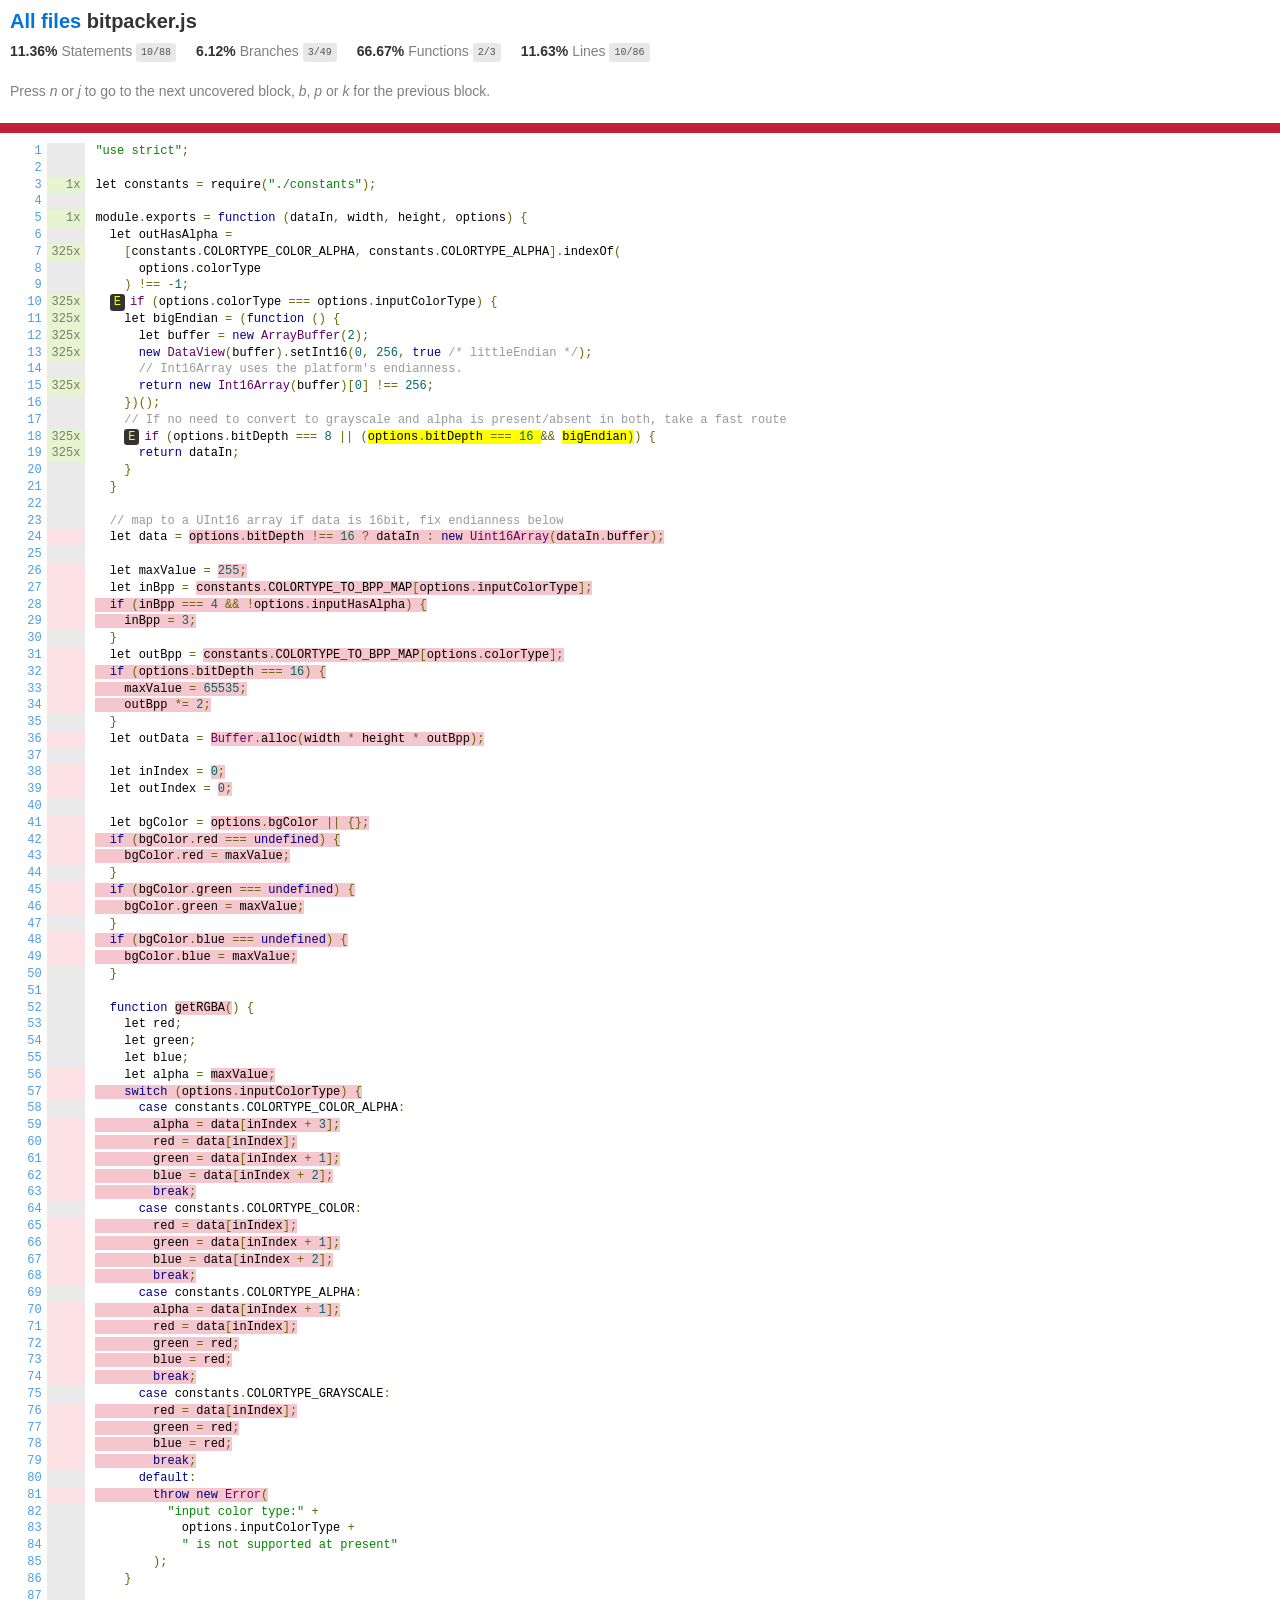
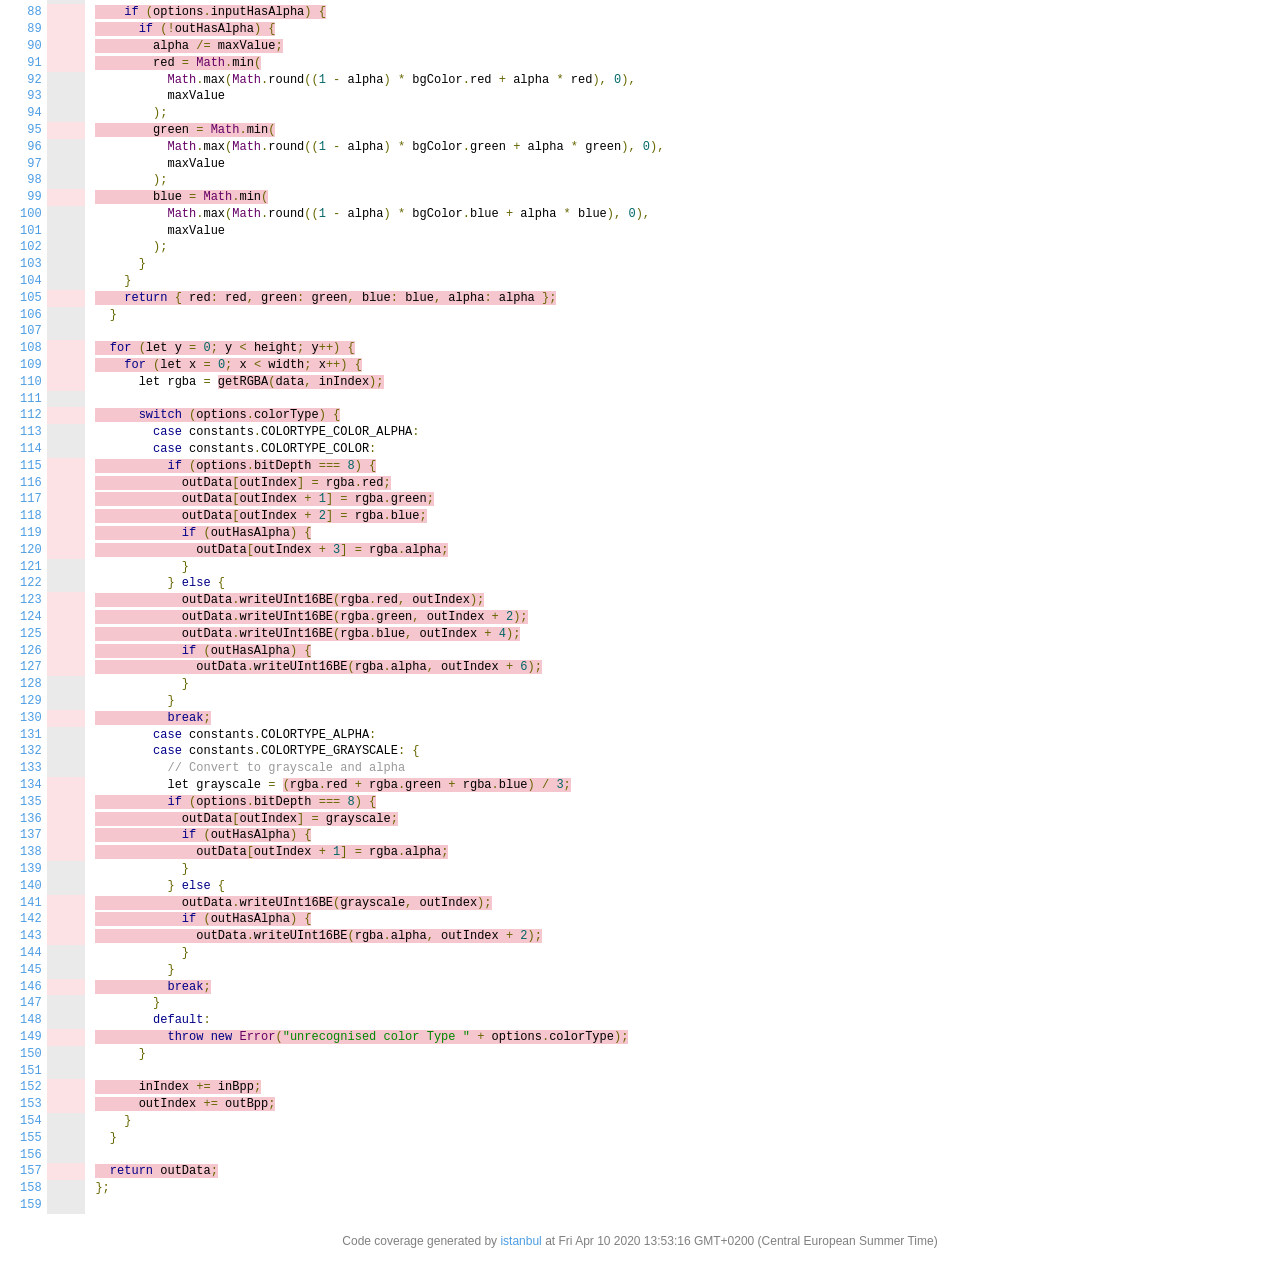
<file: backend/node_modules/pngjs/coverage/lcov-report/bitpacker.js.html>
<!doctype html>
<html lang="en">

<head>
    <title>Code coverage report for bitpacker.js</title>
    <meta charset="utf-8" />
    <link rel="stylesheet" href="prettify.css" />
    <link rel="stylesheet" href="base.css" />
    <link rel="shortcut icon" type="image/x-icon" href="favicon.png" />
    <meta name="viewport" content="width=device-width, initial-scale=1" />
    <style type='text/css'>
        .coverage-summary .sorter {
            background-image: url(sort-arrow-sprite.png);
        }
    </style>
</head>
    
<body>
<div class='wrapper'>
    <div class='pad1'>
        <h1><a href="index.html">All files</a> bitpacker.js</h1>
        <div class='clearfix'>
            
            <div class='fl pad1y space-right2'>
                <span class="strong">11.36% </span>
                <span class="quiet">Statements</span>
                <span class='fraction'>10/88</span>
            </div>
        
            
            <div class='fl pad1y space-right2'>
                <span class="strong">6.12% </span>
                <span class="quiet">Branches</span>
                <span class='fraction'>3/49</span>
            </div>
        
            
            <div class='fl pad1y space-right2'>
                <span class="strong">66.67% </span>
                <span class="quiet">Functions</span>
                <span class='fraction'>2/3</span>
            </div>
        
            
            <div class='fl pad1y space-right2'>
                <span class="strong">11.63% </span>
                <span class="quiet">Lines</span>
                <span class='fraction'>10/86</span>
            </div>
        
            
        </div>
        <p class="quiet">
            Press <em>n</em> or <em>j</em> to go to the next uncovered block, <em>b</em>, <em>p</em> or <em>k</em> for the previous block.
        </p>
    </div>
    <div class='status-line low'></div>
    <pre><table class="coverage">
<tr><td class="line-count quiet"><a name='L1'></a><a href='#L1'>1</a>
<a name='L2'></a><a href='#L2'>2</a>
<a name='L3'></a><a href='#L3'>3</a>
<a name='L4'></a><a href='#L4'>4</a>
<a name='L5'></a><a href='#L5'>5</a>
<a name='L6'></a><a href='#L6'>6</a>
<a name='L7'></a><a href='#L7'>7</a>
<a name='L8'></a><a href='#L8'>8</a>
<a name='L9'></a><a href='#L9'>9</a>
<a name='L10'></a><a href='#L10'>10</a>
<a name='L11'></a><a href='#L11'>11</a>
<a name='L12'></a><a href='#L12'>12</a>
<a name='L13'></a><a href='#L13'>13</a>
<a name='L14'></a><a href='#L14'>14</a>
<a name='L15'></a><a href='#L15'>15</a>
<a name='L16'></a><a href='#L16'>16</a>
<a name='L17'></a><a href='#L17'>17</a>
<a name='L18'></a><a href='#L18'>18</a>
<a name='L19'></a><a href='#L19'>19</a>
<a name='L20'></a><a href='#L20'>20</a>
<a name='L21'></a><a href='#L21'>21</a>
<a name='L22'></a><a href='#L22'>22</a>
<a name='L23'></a><a href='#L23'>23</a>
<a name='L24'></a><a href='#L24'>24</a>
<a name='L25'></a><a href='#L25'>25</a>
<a name='L26'></a><a href='#L26'>26</a>
<a name='L27'></a><a href='#L27'>27</a>
<a name='L28'></a><a href='#L28'>28</a>
<a name='L29'></a><a href='#L29'>29</a>
<a name='L30'></a><a href='#L30'>30</a>
<a name='L31'></a><a href='#L31'>31</a>
<a name='L32'></a><a href='#L32'>32</a>
<a name='L33'></a><a href='#L33'>33</a>
<a name='L34'></a><a href='#L34'>34</a>
<a name='L35'></a><a href='#L35'>35</a>
<a name='L36'></a><a href='#L36'>36</a>
<a name='L37'></a><a href='#L37'>37</a>
<a name='L38'></a><a href='#L38'>38</a>
<a name='L39'></a><a href='#L39'>39</a>
<a name='L40'></a><a href='#L40'>40</a>
<a name='L41'></a><a href='#L41'>41</a>
<a name='L42'></a><a href='#L42'>42</a>
<a name='L43'></a><a href='#L43'>43</a>
<a name='L44'></a><a href='#L44'>44</a>
<a name='L45'></a><a href='#L45'>45</a>
<a name='L46'></a><a href='#L46'>46</a>
<a name='L47'></a><a href='#L47'>47</a>
<a name='L48'></a><a href='#L48'>48</a>
<a name='L49'></a><a href='#L49'>49</a>
<a name='L50'></a><a href='#L50'>50</a>
<a name='L51'></a><a href='#L51'>51</a>
<a name='L52'></a><a href='#L52'>52</a>
<a name='L53'></a><a href='#L53'>53</a>
<a name='L54'></a><a href='#L54'>54</a>
<a name='L55'></a><a href='#L55'>55</a>
<a name='L56'></a><a href='#L56'>56</a>
<a name='L57'></a><a href='#L57'>57</a>
<a name='L58'></a><a href='#L58'>58</a>
<a name='L59'></a><a href='#L59'>59</a>
<a name='L60'></a><a href='#L60'>60</a>
<a name='L61'></a><a href='#L61'>61</a>
<a name='L62'></a><a href='#L62'>62</a>
<a name='L63'></a><a href='#L63'>63</a>
<a name='L64'></a><a href='#L64'>64</a>
<a name='L65'></a><a href='#L65'>65</a>
<a name='L66'></a><a href='#L66'>66</a>
<a name='L67'></a><a href='#L67'>67</a>
<a name='L68'></a><a href='#L68'>68</a>
<a name='L69'></a><a href='#L69'>69</a>
<a name='L70'></a><a href='#L70'>70</a>
<a name='L71'></a><a href='#L71'>71</a>
<a name='L72'></a><a href='#L72'>72</a>
<a name='L73'></a><a href='#L73'>73</a>
<a name='L74'></a><a href='#L74'>74</a>
<a name='L75'></a><a href='#L75'>75</a>
<a name='L76'></a><a href='#L76'>76</a>
<a name='L77'></a><a href='#L77'>77</a>
<a name='L78'></a><a href='#L78'>78</a>
<a name='L79'></a><a href='#L79'>79</a>
<a name='L80'></a><a href='#L80'>80</a>
<a name='L81'></a><a href='#L81'>81</a>
<a name='L82'></a><a href='#L82'>82</a>
<a name='L83'></a><a href='#L83'>83</a>
<a name='L84'></a><a href='#L84'>84</a>
<a name='L85'></a><a href='#L85'>85</a>
<a name='L86'></a><a href='#L86'>86</a>
<a name='L87'></a><a href='#L87'>87</a>
<a name='L88'></a><a href='#L88'>88</a>
<a name='L89'></a><a href='#L89'>89</a>
<a name='L90'></a><a href='#L90'>90</a>
<a name='L91'></a><a href='#L91'>91</a>
<a name='L92'></a><a href='#L92'>92</a>
<a name='L93'></a><a href='#L93'>93</a>
<a name='L94'></a><a href='#L94'>94</a>
<a name='L95'></a><a href='#L95'>95</a>
<a name='L96'></a><a href='#L96'>96</a>
<a name='L97'></a><a href='#L97'>97</a>
<a name='L98'></a><a href='#L98'>98</a>
<a name='L99'></a><a href='#L99'>99</a>
<a name='L100'></a><a href='#L100'>100</a>
<a name='L101'></a><a href='#L101'>101</a>
<a name='L102'></a><a href='#L102'>102</a>
<a name='L103'></a><a href='#L103'>103</a>
<a name='L104'></a><a href='#L104'>104</a>
<a name='L105'></a><a href='#L105'>105</a>
<a name='L106'></a><a href='#L106'>106</a>
<a name='L107'></a><a href='#L107'>107</a>
<a name='L108'></a><a href='#L108'>108</a>
<a name='L109'></a><a href='#L109'>109</a>
<a name='L110'></a><a href='#L110'>110</a>
<a name='L111'></a><a href='#L111'>111</a>
<a name='L112'></a><a href='#L112'>112</a>
<a name='L113'></a><a href='#L113'>113</a>
<a name='L114'></a><a href='#L114'>114</a>
<a name='L115'></a><a href='#L115'>115</a>
<a name='L116'></a><a href='#L116'>116</a>
<a name='L117'></a><a href='#L117'>117</a>
<a name='L118'></a><a href='#L118'>118</a>
<a name='L119'></a><a href='#L119'>119</a>
<a name='L120'></a><a href='#L120'>120</a>
<a name='L121'></a><a href='#L121'>121</a>
<a name='L122'></a><a href='#L122'>122</a>
<a name='L123'></a><a href='#L123'>123</a>
<a name='L124'></a><a href='#L124'>124</a>
<a name='L125'></a><a href='#L125'>125</a>
<a name='L126'></a><a href='#L126'>126</a>
<a name='L127'></a><a href='#L127'>127</a>
<a name='L128'></a><a href='#L128'>128</a>
<a name='L129'></a><a href='#L129'>129</a>
<a name='L130'></a><a href='#L130'>130</a>
<a name='L131'></a><a href='#L131'>131</a>
<a name='L132'></a><a href='#L132'>132</a>
<a name='L133'></a><a href='#L133'>133</a>
<a name='L134'></a><a href='#L134'>134</a>
<a name='L135'></a><a href='#L135'>135</a>
<a name='L136'></a><a href='#L136'>136</a>
<a name='L137'></a><a href='#L137'>137</a>
<a name='L138'></a><a href='#L138'>138</a>
<a name='L139'></a><a href='#L139'>139</a>
<a name='L140'></a><a href='#L140'>140</a>
<a name='L141'></a><a href='#L141'>141</a>
<a name='L142'></a><a href='#L142'>142</a>
<a name='L143'></a><a href='#L143'>143</a>
<a name='L144'></a><a href='#L144'>144</a>
<a name='L145'></a><a href='#L145'>145</a>
<a name='L146'></a><a href='#L146'>146</a>
<a name='L147'></a><a href='#L147'>147</a>
<a name='L148'></a><a href='#L148'>148</a>
<a name='L149'></a><a href='#L149'>149</a>
<a name='L150'></a><a href='#L150'>150</a>
<a name='L151'></a><a href='#L151'>151</a>
<a name='L152'></a><a href='#L152'>152</a>
<a name='L153'></a><a href='#L153'>153</a>
<a name='L154'></a><a href='#L154'>154</a>
<a name='L155'></a><a href='#L155'>155</a>
<a name='L156'></a><a href='#L156'>156</a>
<a name='L157'></a><a href='#L157'>157</a>
<a name='L158'></a><a href='#L158'>158</a>
<a name='L159'></a><a href='#L159'>159</a></td><td class="line-coverage quiet"><span class="cline-any cline-neutral">&nbsp;</span>
<span class="cline-any cline-neutral">&nbsp;</span>
<span class="cline-any cline-yes">1x</span>
<span class="cline-any cline-neutral">&nbsp;</span>
<span class="cline-any cline-yes">1x</span>
<span class="cline-any cline-neutral">&nbsp;</span>
<span class="cline-any cline-yes">325x</span>
<span class="cline-any cline-neutral">&nbsp;</span>
<span class="cline-any cline-neutral">&nbsp;</span>
<span class="cline-any cline-yes">325x</span>
<span class="cline-any cline-yes">325x</span>
<span class="cline-any cline-yes">325x</span>
<span class="cline-any cline-yes">325x</span>
<span class="cline-any cline-neutral">&nbsp;</span>
<span class="cline-any cline-yes">325x</span>
<span class="cline-any cline-neutral">&nbsp;</span>
<span class="cline-any cline-neutral">&nbsp;</span>
<span class="cline-any cline-yes">325x</span>
<span class="cline-any cline-yes">325x</span>
<span class="cline-any cline-neutral">&nbsp;</span>
<span class="cline-any cline-neutral">&nbsp;</span>
<span class="cline-any cline-neutral">&nbsp;</span>
<span class="cline-any cline-neutral">&nbsp;</span>
<span class="cline-any cline-no">&nbsp;</span>
<span class="cline-any cline-neutral">&nbsp;</span>
<span class="cline-any cline-no">&nbsp;</span>
<span class="cline-any cline-no">&nbsp;</span>
<span class="cline-any cline-no">&nbsp;</span>
<span class="cline-any cline-no">&nbsp;</span>
<span class="cline-any cline-neutral">&nbsp;</span>
<span class="cline-any cline-no">&nbsp;</span>
<span class="cline-any cline-no">&nbsp;</span>
<span class="cline-any cline-no">&nbsp;</span>
<span class="cline-any cline-no">&nbsp;</span>
<span class="cline-any cline-neutral">&nbsp;</span>
<span class="cline-any cline-no">&nbsp;</span>
<span class="cline-any cline-neutral">&nbsp;</span>
<span class="cline-any cline-no">&nbsp;</span>
<span class="cline-any cline-no">&nbsp;</span>
<span class="cline-any cline-neutral">&nbsp;</span>
<span class="cline-any cline-no">&nbsp;</span>
<span class="cline-any cline-no">&nbsp;</span>
<span class="cline-any cline-no">&nbsp;</span>
<span class="cline-any cline-neutral">&nbsp;</span>
<span class="cline-any cline-no">&nbsp;</span>
<span class="cline-any cline-no">&nbsp;</span>
<span class="cline-any cline-neutral">&nbsp;</span>
<span class="cline-any cline-no">&nbsp;</span>
<span class="cline-any cline-no">&nbsp;</span>
<span class="cline-any cline-neutral">&nbsp;</span>
<span class="cline-any cline-neutral">&nbsp;</span>
<span class="cline-any cline-neutral">&nbsp;</span>
<span class="cline-any cline-neutral">&nbsp;</span>
<span class="cline-any cline-neutral">&nbsp;</span>
<span class="cline-any cline-neutral">&nbsp;</span>
<span class="cline-any cline-no">&nbsp;</span>
<span class="cline-any cline-no">&nbsp;</span>
<span class="cline-any cline-neutral">&nbsp;</span>
<span class="cline-any cline-no">&nbsp;</span>
<span class="cline-any cline-no">&nbsp;</span>
<span class="cline-any cline-no">&nbsp;</span>
<span class="cline-any cline-no">&nbsp;</span>
<span class="cline-any cline-no">&nbsp;</span>
<span class="cline-any cline-neutral">&nbsp;</span>
<span class="cline-any cline-no">&nbsp;</span>
<span class="cline-any cline-no">&nbsp;</span>
<span class="cline-any cline-no">&nbsp;</span>
<span class="cline-any cline-no">&nbsp;</span>
<span class="cline-any cline-neutral">&nbsp;</span>
<span class="cline-any cline-no">&nbsp;</span>
<span class="cline-any cline-no">&nbsp;</span>
<span class="cline-any cline-no">&nbsp;</span>
<span class="cline-any cline-no">&nbsp;</span>
<span class="cline-any cline-no">&nbsp;</span>
<span class="cline-any cline-neutral">&nbsp;</span>
<span class="cline-any cline-no">&nbsp;</span>
<span class="cline-any cline-no">&nbsp;</span>
<span class="cline-any cline-no">&nbsp;</span>
<span class="cline-any cline-no">&nbsp;</span>
<span class="cline-any cline-neutral">&nbsp;</span>
<span class="cline-any cline-no">&nbsp;</span>
<span class="cline-any cline-neutral">&nbsp;</span>
<span class="cline-any cline-neutral">&nbsp;</span>
<span class="cline-any cline-neutral">&nbsp;</span>
<span class="cline-any cline-neutral">&nbsp;</span>
<span class="cline-any cline-neutral">&nbsp;</span>
<span class="cline-any cline-neutral">&nbsp;</span>
<span class="cline-any cline-no">&nbsp;</span>
<span class="cline-any cline-no">&nbsp;</span>
<span class="cline-any cline-no">&nbsp;</span>
<span class="cline-any cline-no">&nbsp;</span>
<span class="cline-any cline-neutral">&nbsp;</span>
<span class="cline-any cline-neutral">&nbsp;</span>
<span class="cline-any cline-neutral">&nbsp;</span>
<span class="cline-any cline-no">&nbsp;</span>
<span class="cline-any cline-neutral">&nbsp;</span>
<span class="cline-any cline-neutral">&nbsp;</span>
<span class="cline-any cline-neutral">&nbsp;</span>
<span class="cline-any cline-no">&nbsp;</span>
<span class="cline-any cline-neutral">&nbsp;</span>
<span class="cline-any cline-neutral">&nbsp;</span>
<span class="cline-any cline-neutral">&nbsp;</span>
<span class="cline-any cline-neutral">&nbsp;</span>
<span class="cline-any cline-neutral">&nbsp;</span>
<span class="cline-any cline-no">&nbsp;</span>
<span class="cline-any cline-neutral">&nbsp;</span>
<span class="cline-any cline-neutral">&nbsp;</span>
<span class="cline-any cline-no">&nbsp;</span>
<span class="cline-any cline-no">&nbsp;</span>
<span class="cline-any cline-no">&nbsp;</span>
<span class="cline-any cline-neutral">&nbsp;</span>
<span class="cline-any cline-no">&nbsp;</span>
<span class="cline-any cline-neutral">&nbsp;</span>
<span class="cline-any cline-neutral">&nbsp;</span>
<span class="cline-any cline-no">&nbsp;</span>
<span class="cline-any cline-no">&nbsp;</span>
<span class="cline-any cline-no">&nbsp;</span>
<span class="cline-any cline-no">&nbsp;</span>
<span class="cline-any cline-no">&nbsp;</span>
<span class="cline-any cline-no">&nbsp;</span>
<span class="cline-any cline-neutral">&nbsp;</span>
<span class="cline-any cline-neutral">&nbsp;</span>
<span class="cline-any cline-no">&nbsp;</span>
<span class="cline-any cline-no">&nbsp;</span>
<span class="cline-any cline-no">&nbsp;</span>
<span class="cline-any cline-no">&nbsp;</span>
<span class="cline-any cline-no">&nbsp;</span>
<span class="cline-any cline-neutral">&nbsp;</span>
<span class="cline-any cline-neutral">&nbsp;</span>
<span class="cline-any cline-no">&nbsp;</span>
<span class="cline-any cline-neutral">&nbsp;</span>
<span class="cline-any cline-neutral">&nbsp;</span>
<span class="cline-any cline-neutral">&nbsp;</span>
<span class="cline-any cline-no">&nbsp;</span>
<span class="cline-any cline-no">&nbsp;</span>
<span class="cline-any cline-no">&nbsp;</span>
<span class="cline-any cline-no">&nbsp;</span>
<span class="cline-any cline-no">&nbsp;</span>
<span class="cline-any cline-neutral">&nbsp;</span>
<span class="cline-any cline-neutral">&nbsp;</span>
<span class="cline-any cline-no">&nbsp;</span>
<span class="cline-any cline-no">&nbsp;</span>
<span class="cline-any cline-no">&nbsp;</span>
<span class="cline-any cline-neutral">&nbsp;</span>
<span class="cline-any cline-neutral">&nbsp;</span>
<span class="cline-any cline-no">&nbsp;</span>
<span class="cline-any cline-neutral">&nbsp;</span>
<span class="cline-any cline-neutral">&nbsp;</span>
<span class="cline-any cline-no">&nbsp;</span>
<span class="cline-any cline-neutral">&nbsp;</span>
<span class="cline-any cline-neutral">&nbsp;</span>
<span class="cline-any cline-no">&nbsp;</span>
<span class="cline-any cline-no">&nbsp;</span>
<span class="cline-any cline-neutral">&nbsp;</span>
<span class="cline-any cline-neutral">&nbsp;</span>
<span class="cline-any cline-neutral">&nbsp;</span>
<span class="cline-any cline-no">&nbsp;</span>
<span class="cline-any cline-neutral">&nbsp;</span>
<span class="cline-any cline-neutral">&nbsp;</span></td><td class="text"><pre class="prettyprint lang-js">"use strict";
&nbsp;
let constants = require("./constants");
&nbsp;
module.exports = function (dataIn, width, height, options) {
  let outHasAlpha =
    [constants.COLORTYPE_COLOR_ALPHA, constants.COLORTYPE_ALPHA].indexOf(
      options.colorType
    ) !== -1;
  <span class="missing-if-branch" title="else path not taken" >E</span>if (options.colorType === options.inputColorType) {
    let bigEndian = (function () {
      let buffer = new ArrayBuffer(2);
      new DataView(buffer).setInt16(0, 256, true /* littleEndian */);
      // Int16Array uses the platform's endianness.
      return new Int16Array(buffer)[0] !== 256;
    })();
    // If no need to convert to grayscale and alpha is present/absent in both, take a fast route
    <span class="missing-if-branch" title="else path not taken" >E</span>if (options.bitDepth === 8 || (<span class="branch-1 cbranch-no" title="branch not covered" >options.bitDepth === 16 </span>&amp;&amp; <span class="branch-2 cbranch-no" title="branch not covered" >bigEndian)</span>) {
      return dataIn;
    }
  }
&nbsp;
  // map to a UInt16 array if data is 16bit, fix endianness below
  let data = <span class="cstat-no" title="statement not covered" >options.bitDepth !== 16 ? dataIn : new Uint16Array(dataIn.buffer);</span>
&nbsp;
  let maxValue = <span class="cstat-no" title="statement not covered" >255;</span>
  let inBpp = <span class="cstat-no" title="statement not covered" >constants.COLORTYPE_TO_BPP_MAP[options.inputColorType];</span>
<span class="cstat-no" title="statement not covered" >  if (inBpp === 4 &amp;&amp; !options.inputHasAlpha) {</span>
<span class="cstat-no" title="statement not covered" >    inBpp = 3;</span>
  }
  let outBpp = <span class="cstat-no" title="statement not covered" >constants.COLORTYPE_TO_BPP_MAP[options.colorType];</span>
<span class="cstat-no" title="statement not covered" >  if (options.bitDepth === 16) {</span>
<span class="cstat-no" title="statement not covered" >    maxValue = 65535;</span>
<span class="cstat-no" title="statement not covered" >    outBpp *= 2;</span>
  }
  let outData = <span class="cstat-no" title="statement not covered" >Buffer.alloc(width * height * outBpp);</span>
&nbsp;
  let inIndex = <span class="cstat-no" title="statement not covered" >0;</span>
  let outIndex = <span class="cstat-no" title="statement not covered" >0;</span>
&nbsp;
  let bgColor = <span class="cstat-no" title="statement not covered" >options.bgColor || {};</span>
<span class="cstat-no" title="statement not covered" >  if (bgColor.red === undefined) {</span>
<span class="cstat-no" title="statement not covered" >    bgColor.red = maxValue;</span>
  }
<span class="cstat-no" title="statement not covered" >  if (bgColor.green === undefined) {</span>
<span class="cstat-no" title="statement not covered" >    bgColor.green = maxValue;</span>
  }
<span class="cstat-no" title="statement not covered" >  if (bgColor.blue === undefined) {</span>
<span class="cstat-no" title="statement not covered" >    bgColor.blue = maxValue;</span>
  }
&nbsp;
  function <span class="fstat-no" title="function not covered" >getRGBA(</span>) {
    let red;
    let green;
    let blue;
    let alpha = <span class="cstat-no" title="statement not covered" >maxValue;</span>
<span class="cstat-no" title="statement not covered" >    switch (options.inputColorType) {</span>
      case constants.COLORTYPE_COLOR_ALPHA:
<span class="cstat-no" title="statement not covered" >        alpha = data[inIndex + 3];</span>
<span class="cstat-no" title="statement not covered" >        red = data[inIndex];</span>
<span class="cstat-no" title="statement not covered" >        green = data[inIndex + 1];</span>
<span class="cstat-no" title="statement not covered" >        blue = data[inIndex + 2];</span>
<span class="cstat-no" title="statement not covered" >        break;</span>
      case constants.COLORTYPE_COLOR:
<span class="cstat-no" title="statement not covered" >        red = data[inIndex];</span>
<span class="cstat-no" title="statement not covered" >        green = data[inIndex + 1];</span>
<span class="cstat-no" title="statement not covered" >        blue = data[inIndex + 2];</span>
<span class="cstat-no" title="statement not covered" >        break;</span>
      case constants.COLORTYPE_ALPHA:
<span class="cstat-no" title="statement not covered" >        alpha = data[inIndex + 1];</span>
<span class="cstat-no" title="statement not covered" >        red = data[inIndex];</span>
<span class="cstat-no" title="statement not covered" >        green = red;</span>
<span class="cstat-no" title="statement not covered" >        blue = red;</span>
<span class="cstat-no" title="statement not covered" >        break;</span>
      case constants.COLORTYPE_GRAYSCALE:
<span class="cstat-no" title="statement not covered" >        red = data[inIndex];</span>
<span class="cstat-no" title="statement not covered" >        green = red;</span>
<span class="cstat-no" title="statement not covered" >        blue = red;</span>
<span class="cstat-no" title="statement not covered" >        break;</span>
      default:
<span class="cstat-no" title="statement not covered" >        throw new Error(</span>
          "input color type:" +
            options.inputColorType +
            " is not supported at present"
        );
    }
&nbsp;
<span class="cstat-no" title="statement not covered" >    if (options.inputHasAlpha) {</span>
<span class="cstat-no" title="statement not covered" >      if (!outHasAlpha) {</span>
<span class="cstat-no" title="statement not covered" >        alpha /= maxValue;</span>
<span class="cstat-no" title="statement not covered" >        red = Math.min(</span>
          Math.max(Math.round((1 - alpha) * bgColor.red + alpha * red), 0),
          maxValue
        );
<span class="cstat-no" title="statement not covered" >        green = Math.min(</span>
          Math.max(Math.round((1 - alpha) * bgColor.green + alpha * green), 0),
          maxValue
        );
<span class="cstat-no" title="statement not covered" >        blue = Math.min(</span>
          Math.max(Math.round((1 - alpha) * bgColor.blue + alpha * blue), 0),
          maxValue
        );
      }
    }
<span class="cstat-no" title="statement not covered" >    return { red: red, green: green, blue: blue, alpha: alpha };</span>
  }
&nbsp;
<span class="cstat-no" title="statement not covered" >  for (let y = <span class="cstat-no" title="statement not covered" >0;</span> y &lt; height; y++) {</span>
<span class="cstat-no" title="statement not covered" >    for (let x = <span class="cstat-no" title="statement not covered" >0;</span> x &lt; width; x++) {</span>
      let rgba = <span class="cstat-no" title="statement not covered" >getRGBA(data, inIndex);</span>
&nbsp;
<span class="cstat-no" title="statement not covered" >      switch (options.colorType) {</span>
        case constants.COLORTYPE_COLOR_ALPHA:
        case constants.COLORTYPE_COLOR:
<span class="cstat-no" title="statement not covered" >          if (options.bitDepth === 8) {</span>
<span class="cstat-no" title="statement not covered" >            outData[outIndex] = rgba.red;</span>
<span class="cstat-no" title="statement not covered" >            outData[outIndex + 1] = rgba.green;</span>
<span class="cstat-no" title="statement not covered" >            outData[outIndex + 2] = rgba.blue;</span>
<span class="cstat-no" title="statement not covered" >            if (outHasAlpha) {</span>
<span class="cstat-no" title="statement not covered" >              outData[outIndex + 3] = rgba.alpha;</span>
            }
          } else {
<span class="cstat-no" title="statement not covered" >            outData.writeUInt16BE(rgba.red, outIndex);</span>
<span class="cstat-no" title="statement not covered" >            outData.writeUInt16BE(rgba.green, outIndex + 2);</span>
<span class="cstat-no" title="statement not covered" >            outData.writeUInt16BE(rgba.blue, outIndex + 4);</span>
<span class="cstat-no" title="statement not covered" >            if (outHasAlpha) {</span>
<span class="cstat-no" title="statement not covered" >              outData.writeUInt16BE(rgba.alpha, outIndex + 6);</span>
            }
          }
<span class="cstat-no" title="statement not covered" >          break;</span>
        case constants.COLORTYPE_ALPHA:
        case constants.COLORTYPE_GRAYSCALE: {
          // Convert to grayscale and alpha
          let grayscale = <span class="cstat-no" title="statement not covered" >(rgba.red + rgba.green + rgba.blue) / 3;</span>
<span class="cstat-no" title="statement not covered" >          if (options.bitDepth === 8) {</span>
<span class="cstat-no" title="statement not covered" >            outData[outIndex] = grayscale;</span>
<span class="cstat-no" title="statement not covered" >            if (outHasAlpha) {</span>
<span class="cstat-no" title="statement not covered" >              outData[outIndex + 1] = rgba.alpha;</span>
            }
          } else {
<span class="cstat-no" title="statement not covered" >            outData.writeUInt16BE(grayscale, outIndex);</span>
<span class="cstat-no" title="statement not covered" >            if (outHasAlpha) {</span>
<span class="cstat-no" title="statement not covered" >              outData.writeUInt16BE(rgba.alpha, outIndex + 2);</span>
            }
          }
<span class="cstat-no" title="statement not covered" >          break;</span>
        }
        default:
<span class="cstat-no" title="statement not covered" >          throw new Error("unrecognised color Type " + options.colorType);</span>
      }
&nbsp;
<span class="cstat-no" title="statement not covered" >      inIndex += inBpp;</span>
<span class="cstat-no" title="statement not covered" >      outIndex += outBpp;</span>
    }
  }
&nbsp;
<span class="cstat-no" title="statement not covered" >  return outData;</span>
};
&nbsp;</pre></td></tr></table></pre>

                <div class='push'></div><!-- for sticky footer -->
            </div><!-- /wrapper -->
            <div class='footer quiet pad2 space-top1 center small'>
                Code coverage generated by
                <a href="https://istanbul.js.org/" target="_blank">istanbul</a>
                at Fri Apr 10 2020 13:53:16 GMT+0200 (Central European Summer Time)
            </div>
        </div>
        <script src="prettify.js"></script>
        <script>
            window.onload = function () {
                prettyPrint();
            };
        </script>
        <script src="sorter.js"></script>
        <script src="block-navigation.js"></script>
    </body>
</html>
</file>
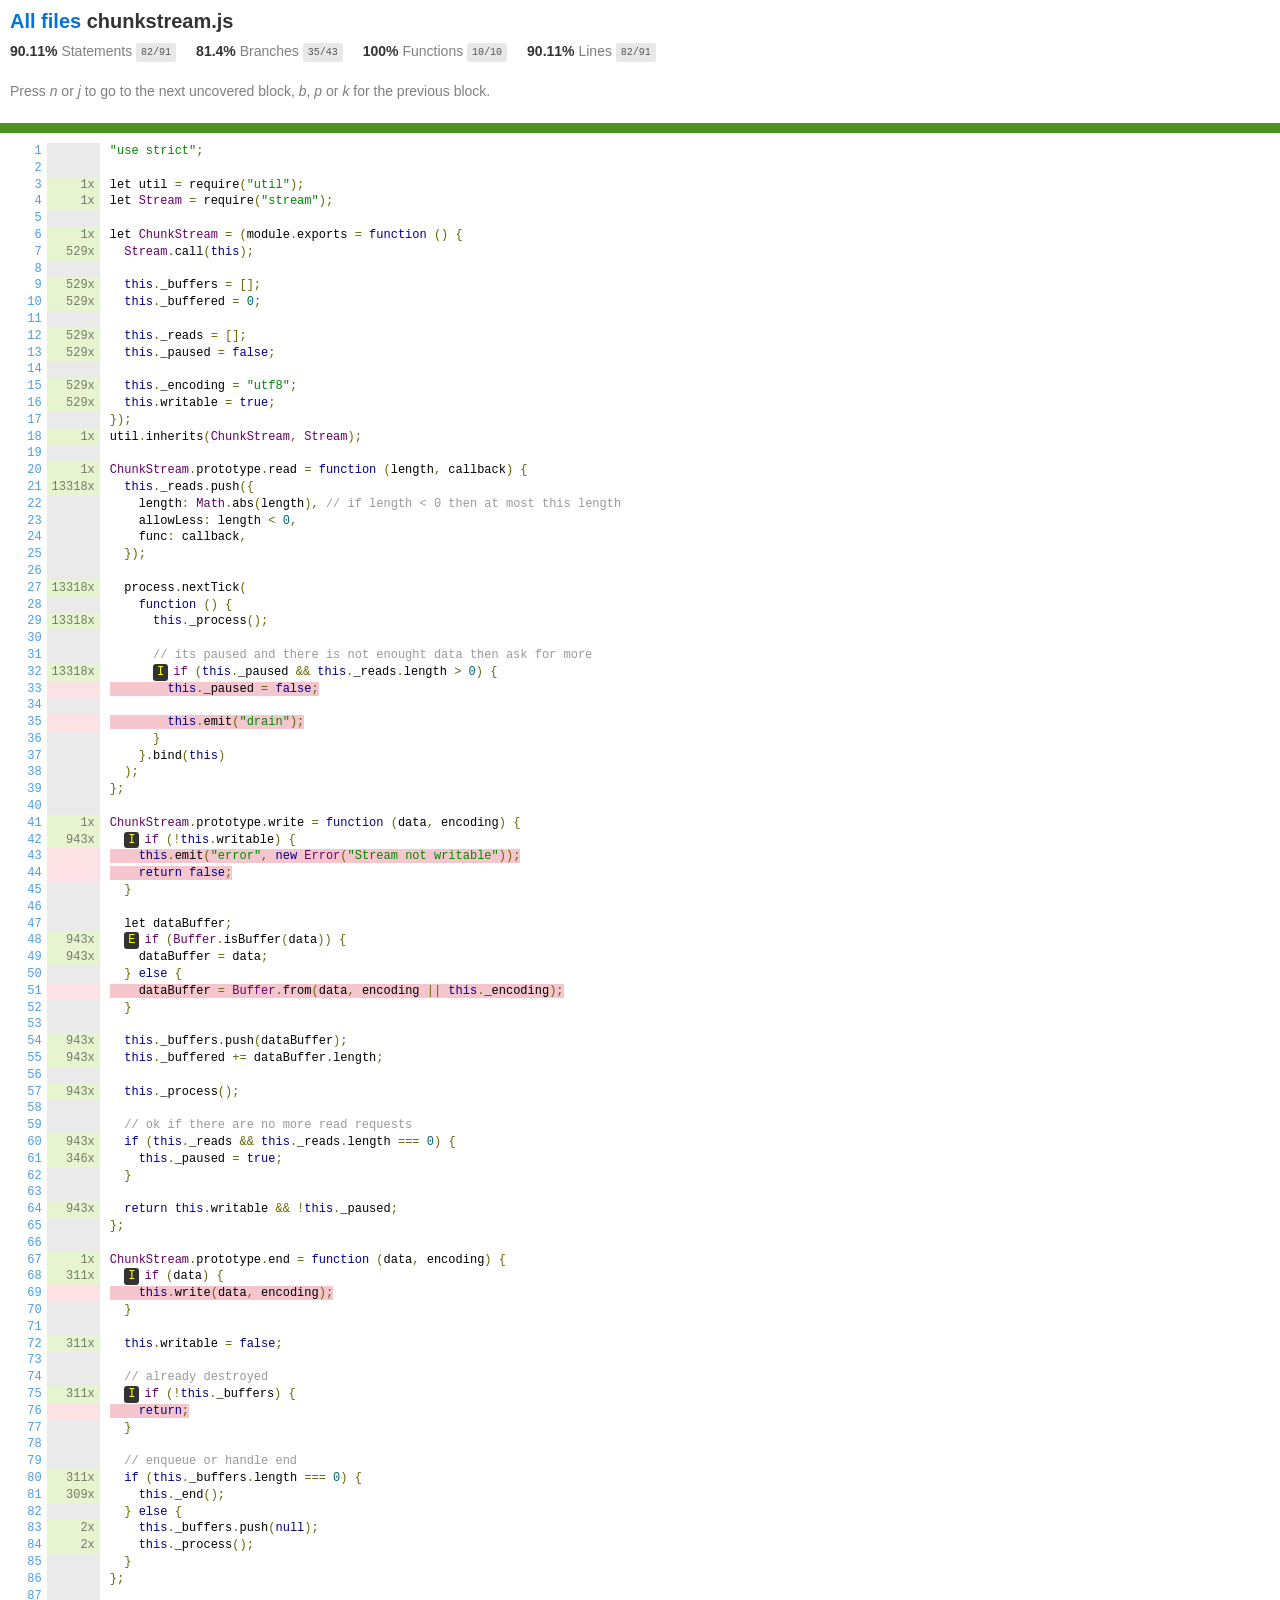
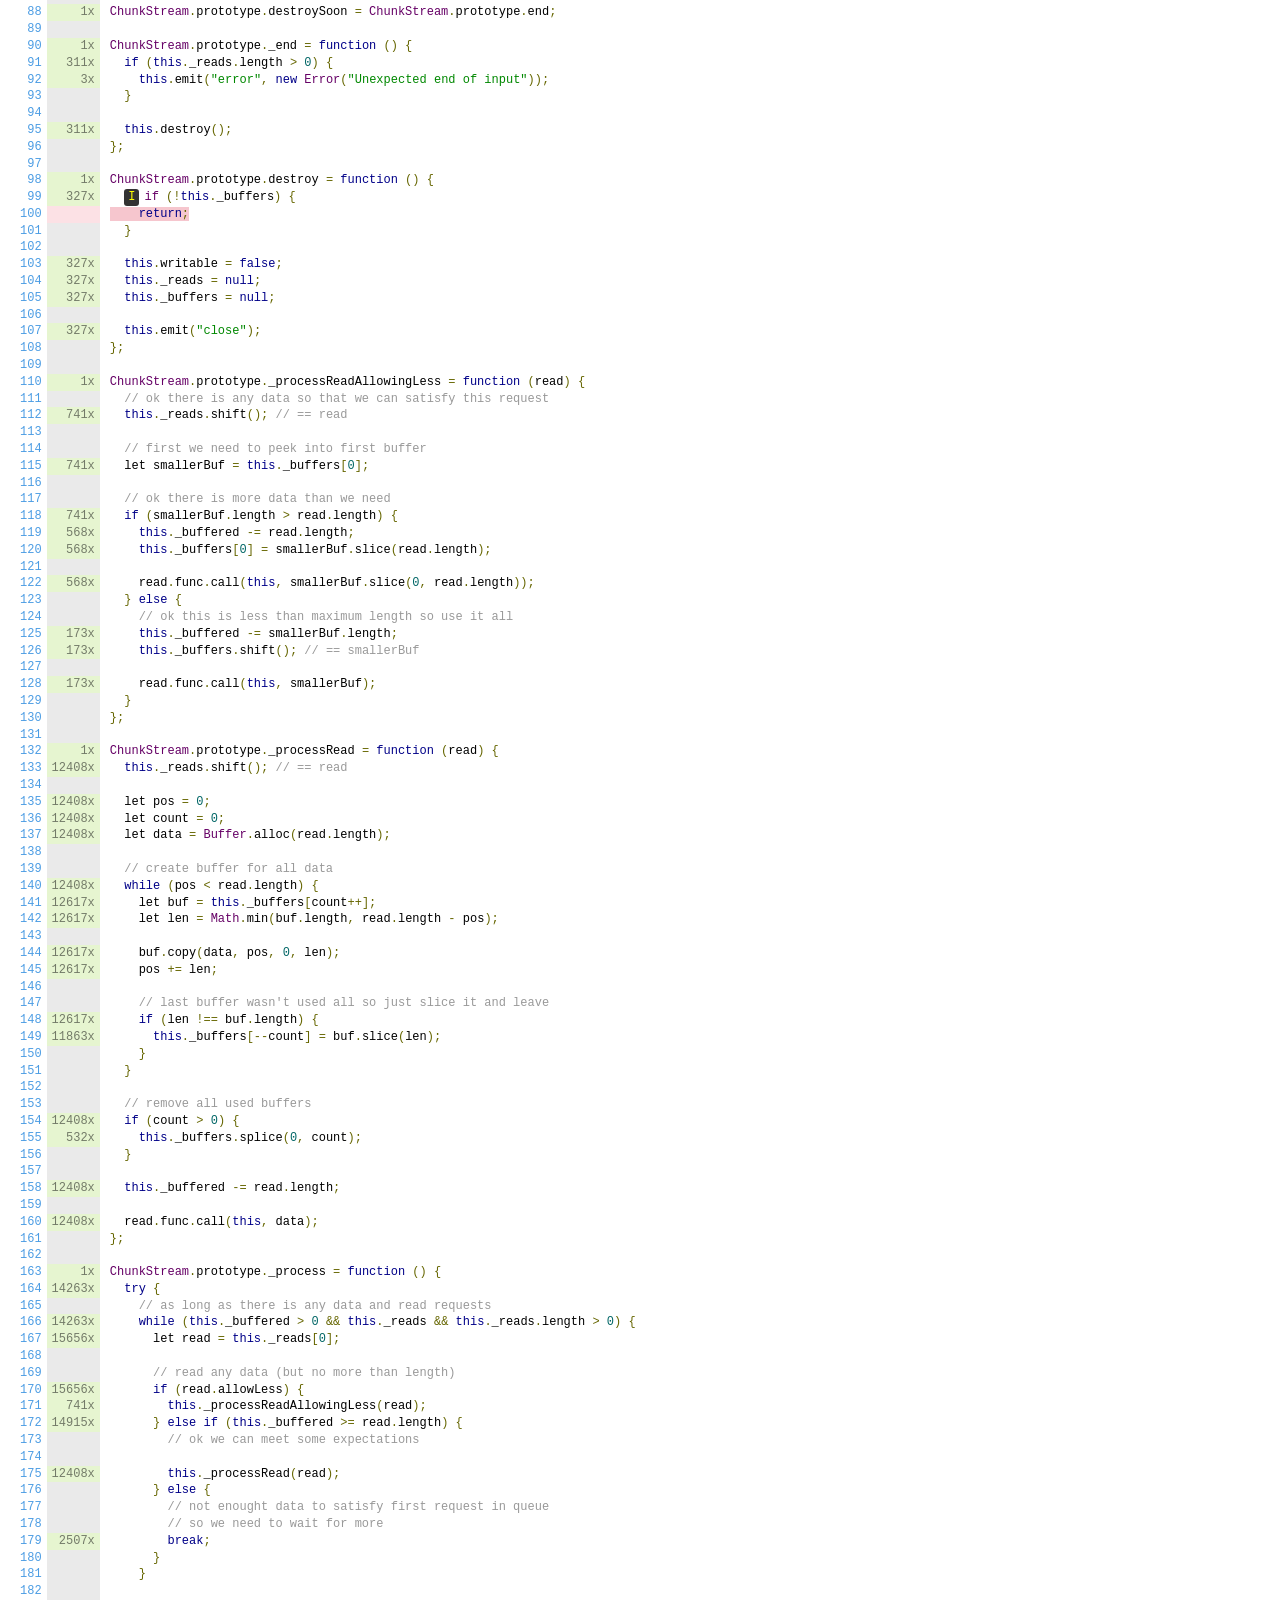
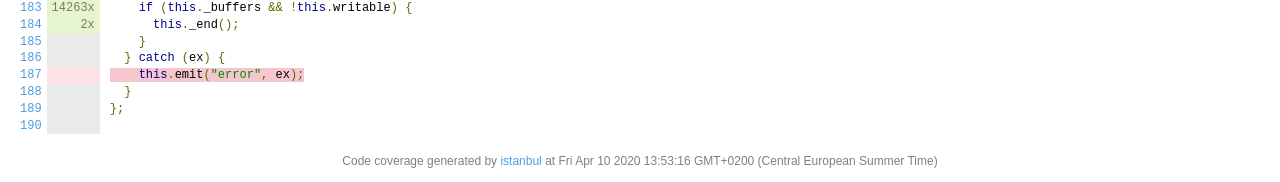
<file: backend/node_modules/pngjs/coverage/lcov-report/chunkstream.js.html>
<!doctype html>
<html lang="en">

<head>
    <title>Code coverage report for chunkstream.js</title>
    <meta charset="utf-8" />
    <link rel="stylesheet" href="prettify.css" />
    <link rel="stylesheet" href="base.css" />
    <link rel="shortcut icon" type="image/x-icon" href="favicon.png" />
    <meta name="viewport" content="width=device-width, initial-scale=1" />
    <style type='text/css'>
        .coverage-summary .sorter {
            background-image: url(sort-arrow-sprite.png);
        }
    </style>
</head>
    
<body>
<div class='wrapper'>
    <div class='pad1'>
        <h1><a href="index.html">All files</a> chunkstream.js</h1>
        <div class='clearfix'>
            
            <div class='fl pad1y space-right2'>
                <span class="strong">90.11% </span>
                <span class="quiet">Statements</span>
                <span class='fraction'>82/91</span>
            </div>
        
            
            <div class='fl pad1y space-right2'>
                <span class="strong">81.4% </span>
                <span class="quiet">Branches</span>
                <span class='fraction'>35/43</span>
            </div>
        
            
            <div class='fl pad1y space-right2'>
                <span class="strong">100% </span>
                <span class="quiet">Functions</span>
                <span class='fraction'>10/10</span>
            </div>
        
            
            <div class='fl pad1y space-right2'>
                <span class="strong">90.11% </span>
                <span class="quiet">Lines</span>
                <span class='fraction'>82/91</span>
            </div>
        
            
        </div>
        <p class="quiet">
            Press <em>n</em> or <em>j</em> to go to the next uncovered block, <em>b</em>, <em>p</em> or <em>k</em> for the previous block.
        </p>
    </div>
    <div class='status-line high'></div>
    <pre><table class="coverage">
<tr><td class="line-count quiet"><a name='L1'></a><a href='#L1'>1</a>
<a name='L2'></a><a href='#L2'>2</a>
<a name='L3'></a><a href='#L3'>3</a>
<a name='L4'></a><a href='#L4'>4</a>
<a name='L5'></a><a href='#L5'>5</a>
<a name='L6'></a><a href='#L6'>6</a>
<a name='L7'></a><a href='#L7'>7</a>
<a name='L8'></a><a href='#L8'>8</a>
<a name='L9'></a><a href='#L9'>9</a>
<a name='L10'></a><a href='#L10'>10</a>
<a name='L11'></a><a href='#L11'>11</a>
<a name='L12'></a><a href='#L12'>12</a>
<a name='L13'></a><a href='#L13'>13</a>
<a name='L14'></a><a href='#L14'>14</a>
<a name='L15'></a><a href='#L15'>15</a>
<a name='L16'></a><a href='#L16'>16</a>
<a name='L17'></a><a href='#L17'>17</a>
<a name='L18'></a><a href='#L18'>18</a>
<a name='L19'></a><a href='#L19'>19</a>
<a name='L20'></a><a href='#L20'>20</a>
<a name='L21'></a><a href='#L21'>21</a>
<a name='L22'></a><a href='#L22'>22</a>
<a name='L23'></a><a href='#L23'>23</a>
<a name='L24'></a><a href='#L24'>24</a>
<a name='L25'></a><a href='#L25'>25</a>
<a name='L26'></a><a href='#L26'>26</a>
<a name='L27'></a><a href='#L27'>27</a>
<a name='L28'></a><a href='#L28'>28</a>
<a name='L29'></a><a href='#L29'>29</a>
<a name='L30'></a><a href='#L30'>30</a>
<a name='L31'></a><a href='#L31'>31</a>
<a name='L32'></a><a href='#L32'>32</a>
<a name='L33'></a><a href='#L33'>33</a>
<a name='L34'></a><a href='#L34'>34</a>
<a name='L35'></a><a href='#L35'>35</a>
<a name='L36'></a><a href='#L36'>36</a>
<a name='L37'></a><a href='#L37'>37</a>
<a name='L38'></a><a href='#L38'>38</a>
<a name='L39'></a><a href='#L39'>39</a>
<a name='L40'></a><a href='#L40'>40</a>
<a name='L41'></a><a href='#L41'>41</a>
<a name='L42'></a><a href='#L42'>42</a>
<a name='L43'></a><a href='#L43'>43</a>
<a name='L44'></a><a href='#L44'>44</a>
<a name='L45'></a><a href='#L45'>45</a>
<a name='L46'></a><a href='#L46'>46</a>
<a name='L47'></a><a href='#L47'>47</a>
<a name='L48'></a><a href='#L48'>48</a>
<a name='L49'></a><a href='#L49'>49</a>
<a name='L50'></a><a href='#L50'>50</a>
<a name='L51'></a><a href='#L51'>51</a>
<a name='L52'></a><a href='#L52'>52</a>
<a name='L53'></a><a href='#L53'>53</a>
<a name='L54'></a><a href='#L54'>54</a>
<a name='L55'></a><a href='#L55'>55</a>
<a name='L56'></a><a href='#L56'>56</a>
<a name='L57'></a><a href='#L57'>57</a>
<a name='L58'></a><a href='#L58'>58</a>
<a name='L59'></a><a href='#L59'>59</a>
<a name='L60'></a><a href='#L60'>60</a>
<a name='L61'></a><a href='#L61'>61</a>
<a name='L62'></a><a href='#L62'>62</a>
<a name='L63'></a><a href='#L63'>63</a>
<a name='L64'></a><a href='#L64'>64</a>
<a name='L65'></a><a href='#L65'>65</a>
<a name='L66'></a><a href='#L66'>66</a>
<a name='L67'></a><a href='#L67'>67</a>
<a name='L68'></a><a href='#L68'>68</a>
<a name='L69'></a><a href='#L69'>69</a>
<a name='L70'></a><a href='#L70'>70</a>
<a name='L71'></a><a href='#L71'>71</a>
<a name='L72'></a><a href='#L72'>72</a>
<a name='L73'></a><a href='#L73'>73</a>
<a name='L74'></a><a href='#L74'>74</a>
<a name='L75'></a><a href='#L75'>75</a>
<a name='L76'></a><a href='#L76'>76</a>
<a name='L77'></a><a href='#L77'>77</a>
<a name='L78'></a><a href='#L78'>78</a>
<a name='L79'></a><a href='#L79'>79</a>
<a name='L80'></a><a href='#L80'>80</a>
<a name='L81'></a><a href='#L81'>81</a>
<a name='L82'></a><a href='#L82'>82</a>
<a name='L83'></a><a href='#L83'>83</a>
<a name='L84'></a><a href='#L84'>84</a>
<a name='L85'></a><a href='#L85'>85</a>
<a name='L86'></a><a href='#L86'>86</a>
<a name='L87'></a><a href='#L87'>87</a>
<a name='L88'></a><a href='#L88'>88</a>
<a name='L89'></a><a href='#L89'>89</a>
<a name='L90'></a><a href='#L90'>90</a>
<a name='L91'></a><a href='#L91'>91</a>
<a name='L92'></a><a href='#L92'>92</a>
<a name='L93'></a><a href='#L93'>93</a>
<a name='L94'></a><a href='#L94'>94</a>
<a name='L95'></a><a href='#L95'>95</a>
<a name='L96'></a><a href='#L96'>96</a>
<a name='L97'></a><a href='#L97'>97</a>
<a name='L98'></a><a href='#L98'>98</a>
<a name='L99'></a><a href='#L99'>99</a>
<a name='L100'></a><a href='#L100'>100</a>
<a name='L101'></a><a href='#L101'>101</a>
<a name='L102'></a><a href='#L102'>102</a>
<a name='L103'></a><a href='#L103'>103</a>
<a name='L104'></a><a href='#L104'>104</a>
<a name='L105'></a><a href='#L105'>105</a>
<a name='L106'></a><a href='#L106'>106</a>
<a name='L107'></a><a href='#L107'>107</a>
<a name='L108'></a><a href='#L108'>108</a>
<a name='L109'></a><a href='#L109'>109</a>
<a name='L110'></a><a href='#L110'>110</a>
<a name='L111'></a><a href='#L111'>111</a>
<a name='L112'></a><a href='#L112'>112</a>
<a name='L113'></a><a href='#L113'>113</a>
<a name='L114'></a><a href='#L114'>114</a>
<a name='L115'></a><a href='#L115'>115</a>
<a name='L116'></a><a href='#L116'>116</a>
<a name='L117'></a><a href='#L117'>117</a>
<a name='L118'></a><a href='#L118'>118</a>
<a name='L119'></a><a href='#L119'>119</a>
<a name='L120'></a><a href='#L120'>120</a>
<a name='L121'></a><a href='#L121'>121</a>
<a name='L122'></a><a href='#L122'>122</a>
<a name='L123'></a><a href='#L123'>123</a>
<a name='L124'></a><a href='#L124'>124</a>
<a name='L125'></a><a href='#L125'>125</a>
<a name='L126'></a><a href='#L126'>126</a>
<a name='L127'></a><a href='#L127'>127</a>
<a name='L128'></a><a href='#L128'>128</a>
<a name='L129'></a><a href='#L129'>129</a>
<a name='L130'></a><a href='#L130'>130</a>
<a name='L131'></a><a href='#L131'>131</a>
<a name='L132'></a><a href='#L132'>132</a>
<a name='L133'></a><a href='#L133'>133</a>
<a name='L134'></a><a href='#L134'>134</a>
<a name='L135'></a><a href='#L135'>135</a>
<a name='L136'></a><a href='#L136'>136</a>
<a name='L137'></a><a href='#L137'>137</a>
<a name='L138'></a><a href='#L138'>138</a>
<a name='L139'></a><a href='#L139'>139</a>
<a name='L140'></a><a href='#L140'>140</a>
<a name='L141'></a><a href='#L141'>141</a>
<a name='L142'></a><a href='#L142'>142</a>
<a name='L143'></a><a href='#L143'>143</a>
<a name='L144'></a><a href='#L144'>144</a>
<a name='L145'></a><a href='#L145'>145</a>
<a name='L146'></a><a href='#L146'>146</a>
<a name='L147'></a><a href='#L147'>147</a>
<a name='L148'></a><a href='#L148'>148</a>
<a name='L149'></a><a href='#L149'>149</a>
<a name='L150'></a><a href='#L150'>150</a>
<a name='L151'></a><a href='#L151'>151</a>
<a name='L152'></a><a href='#L152'>152</a>
<a name='L153'></a><a href='#L153'>153</a>
<a name='L154'></a><a href='#L154'>154</a>
<a name='L155'></a><a href='#L155'>155</a>
<a name='L156'></a><a href='#L156'>156</a>
<a name='L157'></a><a href='#L157'>157</a>
<a name='L158'></a><a href='#L158'>158</a>
<a name='L159'></a><a href='#L159'>159</a>
<a name='L160'></a><a href='#L160'>160</a>
<a name='L161'></a><a href='#L161'>161</a>
<a name='L162'></a><a href='#L162'>162</a>
<a name='L163'></a><a href='#L163'>163</a>
<a name='L164'></a><a href='#L164'>164</a>
<a name='L165'></a><a href='#L165'>165</a>
<a name='L166'></a><a href='#L166'>166</a>
<a name='L167'></a><a href='#L167'>167</a>
<a name='L168'></a><a href='#L168'>168</a>
<a name='L169'></a><a href='#L169'>169</a>
<a name='L170'></a><a href='#L170'>170</a>
<a name='L171'></a><a href='#L171'>171</a>
<a name='L172'></a><a href='#L172'>172</a>
<a name='L173'></a><a href='#L173'>173</a>
<a name='L174'></a><a href='#L174'>174</a>
<a name='L175'></a><a href='#L175'>175</a>
<a name='L176'></a><a href='#L176'>176</a>
<a name='L177'></a><a href='#L177'>177</a>
<a name='L178'></a><a href='#L178'>178</a>
<a name='L179'></a><a href='#L179'>179</a>
<a name='L180'></a><a href='#L180'>180</a>
<a name='L181'></a><a href='#L181'>181</a>
<a name='L182'></a><a href='#L182'>182</a>
<a name='L183'></a><a href='#L183'>183</a>
<a name='L184'></a><a href='#L184'>184</a>
<a name='L185'></a><a href='#L185'>185</a>
<a name='L186'></a><a href='#L186'>186</a>
<a name='L187'></a><a href='#L187'>187</a>
<a name='L188'></a><a href='#L188'>188</a>
<a name='L189'></a><a href='#L189'>189</a>
<a name='L190'></a><a href='#L190'>190</a></td><td class="line-coverage quiet"><span class="cline-any cline-neutral">&nbsp;</span>
<span class="cline-any cline-neutral">&nbsp;</span>
<span class="cline-any cline-yes">1x</span>
<span class="cline-any cline-yes">1x</span>
<span class="cline-any cline-neutral">&nbsp;</span>
<span class="cline-any cline-yes">1x</span>
<span class="cline-any cline-yes">529x</span>
<span class="cline-any cline-neutral">&nbsp;</span>
<span class="cline-any cline-yes">529x</span>
<span class="cline-any cline-yes">529x</span>
<span class="cline-any cline-neutral">&nbsp;</span>
<span class="cline-any cline-yes">529x</span>
<span class="cline-any cline-yes">529x</span>
<span class="cline-any cline-neutral">&nbsp;</span>
<span class="cline-any cline-yes">529x</span>
<span class="cline-any cline-yes">529x</span>
<span class="cline-any cline-neutral">&nbsp;</span>
<span class="cline-any cline-yes">1x</span>
<span class="cline-any cline-neutral">&nbsp;</span>
<span class="cline-any cline-yes">1x</span>
<span class="cline-any cline-yes">13318x</span>
<span class="cline-any cline-neutral">&nbsp;</span>
<span class="cline-any cline-neutral">&nbsp;</span>
<span class="cline-any cline-neutral">&nbsp;</span>
<span class="cline-any cline-neutral">&nbsp;</span>
<span class="cline-any cline-neutral">&nbsp;</span>
<span class="cline-any cline-yes">13318x</span>
<span class="cline-any cline-neutral">&nbsp;</span>
<span class="cline-any cline-yes">13318x</span>
<span class="cline-any cline-neutral">&nbsp;</span>
<span class="cline-any cline-neutral">&nbsp;</span>
<span class="cline-any cline-yes">13318x</span>
<span class="cline-any cline-no">&nbsp;</span>
<span class="cline-any cline-neutral">&nbsp;</span>
<span class="cline-any cline-no">&nbsp;</span>
<span class="cline-any cline-neutral">&nbsp;</span>
<span class="cline-any cline-neutral">&nbsp;</span>
<span class="cline-any cline-neutral">&nbsp;</span>
<span class="cline-any cline-neutral">&nbsp;</span>
<span class="cline-any cline-neutral">&nbsp;</span>
<span class="cline-any cline-yes">1x</span>
<span class="cline-any cline-yes">943x</span>
<span class="cline-any cline-no">&nbsp;</span>
<span class="cline-any cline-no">&nbsp;</span>
<span class="cline-any cline-neutral">&nbsp;</span>
<span class="cline-any cline-neutral">&nbsp;</span>
<span class="cline-any cline-neutral">&nbsp;</span>
<span class="cline-any cline-yes">943x</span>
<span class="cline-any cline-yes">943x</span>
<span class="cline-any cline-neutral">&nbsp;</span>
<span class="cline-any cline-no">&nbsp;</span>
<span class="cline-any cline-neutral">&nbsp;</span>
<span class="cline-any cline-neutral">&nbsp;</span>
<span class="cline-any cline-yes">943x</span>
<span class="cline-any cline-yes">943x</span>
<span class="cline-any cline-neutral">&nbsp;</span>
<span class="cline-any cline-yes">943x</span>
<span class="cline-any cline-neutral">&nbsp;</span>
<span class="cline-any cline-neutral">&nbsp;</span>
<span class="cline-any cline-yes">943x</span>
<span class="cline-any cline-yes">346x</span>
<span class="cline-any cline-neutral">&nbsp;</span>
<span class="cline-any cline-neutral">&nbsp;</span>
<span class="cline-any cline-yes">943x</span>
<span class="cline-any cline-neutral">&nbsp;</span>
<span class="cline-any cline-neutral">&nbsp;</span>
<span class="cline-any cline-yes">1x</span>
<span class="cline-any cline-yes">311x</span>
<span class="cline-any cline-no">&nbsp;</span>
<span class="cline-any cline-neutral">&nbsp;</span>
<span class="cline-any cline-neutral">&nbsp;</span>
<span class="cline-any cline-yes">311x</span>
<span class="cline-any cline-neutral">&nbsp;</span>
<span class="cline-any cline-neutral">&nbsp;</span>
<span class="cline-any cline-yes">311x</span>
<span class="cline-any cline-no">&nbsp;</span>
<span class="cline-any cline-neutral">&nbsp;</span>
<span class="cline-any cline-neutral">&nbsp;</span>
<span class="cline-any cline-neutral">&nbsp;</span>
<span class="cline-any cline-yes">311x</span>
<span class="cline-any cline-yes">309x</span>
<span class="cline-any cline-neutral">&nbsp;</span>
<span class="cline-any cline-yes">2x</span>
<span class="cline-any cline-yes">2x</span>
<span class="cline-any cline-neutral">&nbsp;</span>
<span class="cline-any cline-neutral">&nbsp;</span>
<span class="cline-any cline-neutral">&nbsp;</span>
<span class="cline-any cline-yes">1x</span>
<span class="cline-any cline-neutral">&nbsp;</span>
<span class="cline-any cline-yes">1x</span>
<span class="cline-any cline-yes">311x</span>
<span class="cline-any cline-yes">3x</span>
<span class="cline-any cline-neutral">&nbsp;</span>
<span class="cline-any cline-neutral">&nbsp;</span>
<span class="cline-any cline-yes">311x</span>
<span class="cline-any cline-neutral">&nbsp;</span>
<span class="cline-any cline-neutral">&nbsp;</span>
<span class="cline-any cline-yes">1x</span>
<span class="cline-any cline-yes">327x</span>
<span class="cline-any cline-no">&nbsp;</span>
<span class="cline-any cline-neutral">&nbsp;</span>
<span class="cline-any cline-neutral">&nbsp;</span>
<span class="cline-any cline-yes">327x</span>
<span class="cline-any cline-yes">327x</span>
<span class="cline-any cline-yes">327x</span>
<span class="cline-any cline-neutral">&nbsp;</span>
<span class="cline-any cline-yes">327x</span>
<span class="cline-any cline-neutral">&nbsp;</span>
<span class="cline-any cline-neutral">&nbsp;</span>
<span class="cline-any cline-yes">1x</span>
<span class="cline-any cline-neutral">&nbsp;</span>
<span class="cline-any cline-yes">741x</span>
<span class="cline-any cline-neutral">&nbsp;</span>
<span class="cline-any cline-neutral">&nbsp;</span>
<span class="cline-any cline-yes">741x</span>
<span class="cline-any cline-neutral">&nbsp;</span>
<span class="cline-any cline-neutral">&nbsp;</span>
<span class="cline-any cline-yes">741x</span>
<span class="cline-any cline-yes">568x</span>
<span class="cline-any cline-yes">568x</span>
<span class="cline-any cline-neutral">&nbsp;</span>
<span class="cline-any cline-yes">568x</span>
<span class="cline-any cline-neutral">&nbsp;</span>
<span class="cline-any cline-neutral">&nbsp;</span>
<span class="cline-any cline-yes">173x</span>
<span class="cline-any cline-yes">173x</span>
<span class="cline-any cline-neutral">&nbsp;</span>
<span class="cline-any cline-yes">173x</span>
<span class="cline-any cline-neutral">&nbsp;</span>
<span class="cline-any cline-neutral">&nbsp;</span>
<span class="cline-any cline-neutral">&nbsp;</span>
<span class="cline-any cline-yes">1x</span>
<span class="cline-any cline-yes">12408x</span>
<span class="cline-any cline-neutral">&nbsp;</span>
<span class="cline-any cline-yes">12408x</span>
<span class="cline-any cline-yes">12408x</span>
<span class="cline-any cline-yes">12408x</span>
<span class="cline-any cline-neutral">&nbsp;</span>
<span class="cline-any cline-neutral">&nbsp;</span>
<span class="cline-any cline-yes">12408x</span>
<span class="cline-any cline-yes">12617x</span>
<span class="cline-any cline-yes">12617x</span>
<span class="cline-any cline-neutral">&nbsp;</span>
<span class="cline-any cline-yes">12617x</span>
<span class="cline-any cline-yes">12617x</span>
<span class="cline-any cline-neutral">&nbsp;</span>
<span class="cline-any cline-neutral">&nbsp;</span>
<span class="cline-any cline-yes">12617x</span>
<span class="cline-any cline-yes">11863x</span>
<span class="cline-any cline-neutral">&nbsp;</span>
<span class="cline-any cline-neutral">&nbsp;</span>
<span class="cline-any cline-neutral">&nbsp;</span>
<span class="cline-any cline-neutral">&nbsp;</span>
<span class="cline-any cline-yes">12408x</span>
<span class="cline-any cline-yes">532x</span>
<span class="cline-any cline-neutral">&nbsp;</span>
<span class="cline-any cline-neutral">&nbsp;</span>
<span class="cline-any cline-yes">12408x</span>
<span class="cline-any cline-neutral">&nbsp;</span>
<span class="cline-any cline-yes">12408x</span>
<span class="cline-any cline-neutral">&nbsp;</span>
<span class="cline-any cline-neutral">&nbsp;</span>
<span class="cline-any cline-yes">1x</span>
<span class="cline-any cline-yes">14263x</span>
<span class="cline-any cline-neutral">&nbsp;</span>
<span class="cline-any cline-yes">14263x</span>
<span class="cline-any cline-yes">15656x</span>
<span class="cline-any cline-neutral">&nbsp;</span>
<span class="cline-any cline-neutral">&nbsp;</span>
<span class="cline-any cline-yes">15656x</span>
<span class="cline-any cline-yes">741x</span>
<span class="cline-any cline-yes">14915x</span>
<span class="cline-any cline-neutral">&nbsp;</span>
<span class="cline-any cline-neutral">&nbsp;</span>
<span class="cline-any cline-yes">12408x</span>
<span class="cline-any cline-neutral">&nbsp;</span>
<span class="cline-any cline-neutral">&nbsp;</span>
<span class="cline-any cline-neutral">&nbsp;</span>
<span class="cline-any cline-yes">2507x</span>
<span class="cline-any cline-neutral">&nbsp;</span>
<span class="cline-any cline-neutral">&nbsp;</span>
<span class="cline-any cline-neutral">&nbsp;</span>
<span class="cline-any cline-yes">14263x</span>
<span class="cline-any cline-yes">2x</span>
<span class="cline-any cline-neutral">&nbsp;</span>
<span class="cline-any cline-neutral">&nbsp;</span>
<span class="cline-any cline-no">&nbsp;</span>
<span class="cline-any cline-neutral">&nbsp;</span>
<span class="cline-any cline-neutral">&nbsp;</span>
<span class="cline-any cline-neutral">&nbsp;</span></td><td class="text"><pre class="prettyprint lang-js">"use strict";
&nbsp;
let util = require("util");
let Stream = require("stream");
&nbsp;
let ChunkStream = (module.exports = function () {
  Stream.call(this);
&nbsp;
  this._buffers = [];
  this._buffered = 0;
&nbsp;
  this._reads = [];
  this._paused = false;
&nbsp;
  this._encoding = "utf8";
  this.writable = true;
});
util.inherits(ChunkStream, Stream);
&nbsp;
ChunkStream.prototype.read = function (length, callback) {
  this._reads.push({
    length: Math.abs(length), // if length &lt; 0 then at most this length
    allowLess: length &lt; 0,
    func: callback,
  });
&nbsp;
  process.nextTick(
    function () {
      this._process();
&nbsp;
      // its paused and there is not enought data then ask for more
      <span class="missing-if-branch" title="if path not taken" >I</span>if (this._paused &amp;&amp; this._reads.length &gt; 0) {
<span class="cstat-no" title="statement not covered" >        this._paused = false;</span>
&nbsp;
<span class="cstat-no" title="statement not covered" >        this.emit("drain");</span>
      }
    }.bind(this)
  );
};
&nbsp;
ChunkStream.prototype.write = function (data, encoding) {
  <span class="missing-if-branch" title="if path not taken" >I</span>if (!this.writable) {
<span class="cstat-no" title="statement not covered" >    this.emit("error", new Error("Stream not writable"));</span>
<span class="cstat-no" title="statement not covered" >    return false;</span>
  }
&nbsp;
  let dataBuffer;
  <span class="missing-if-branch" title="else path not taken" >E</span>if (Buffer.isBuffer(data)) {
    dataBuffer = data;
  } else {
<span class="cstat-no" title="statement not covered" >    dataBuffer = Buffer.from(data, encoding || this._encoding);</span>
  }
&nbsp;
  this._buffers.push(dataBuffer);
  this._buffered += dataBuffer.length;
&nbsp;
  this._process();
&nbsp;
  // ok if there are no more read requests
  if (this._reads &amp;&amp; this._reads.length === 0) {
    this._paused = true;
  }
&nbsp;
  return this.writable &amp;&amp; !this._paused;
};
&nbsp;
ChunkStream.prototype.end = function (data, encoding) {
  <span class="missing-if-branch" title="if path not taken" >I</span>if (data) {
<span class="cstat-no" title="statement not covered" >    this.write(data, encoding);</span>
  }
&nbsp;
  this.writable = false;
&nbsp;
  // already destroyed
  <span class="missing-if-branch" title="if path not taken" >I</span>if (!this._buffers) {
<span class="cstat-no" title="statement not covered" >    return;</span>
  }
&nbsp;
  // enqueue or handle end
  if (this._buffers.length === 0) {
    this._end();
  } else {
    this._buffers.push(null);
    this._process();
  }
};
&nbsp;
ChunkStream.prototype.destroySoon = ChunkStream.prototype.end;
&nbsp;
ChunkStream.prototype._end = function () {
  if (this._reads.length &gt; 0) {
    this.emit("error", new Error("Unexpected end of input"));
  }
&nbsp;
  this.destroy();
};
&nbsp;
ChunkStream.prototype.destroy = function () {
  <span class="missing-if-branch" title="if path not taken" >I</span>if (!this._buffers) {
<span class="cstat-no" title="statement not covered" >    return;</span>
  }
&nbsp;
  this.writable = false;
  this._reads = null;
  this._buffers = null;
&nbsp;
  this.emit("close");
};
&nbsp;
ChunkStream.prototype._processReadAllowingLess = function (read) {
  // ok there is any data so that we can satisfy this request
  this._reads.shift(); // == read
&nbsp;
  // first we need to peek into first buffer
  let smallerBuf = this._buffers[0];
&nbsp;
  // ok there is more data than we need
  if (smallerBuf.length &gt; read.length) {
    this._buffered -= read.length;
    this._buffers[0] = smallerBuf.slice(read.length);
&nbsp;
    read.func.call(this, smallerBuf.slice(0, read.length));
  } else {
    // ok this is less than maximum length so use it all
    this._buffered -= smallerBuf.length;
    this._buffers.shift(); // == smallerBuf
&nbsp;
    read.func.call(this, smallerBuf);
  }
};
&nbsp;
ChunkStream.prototype._processRead = function (read) {
  this._reads.shift(); // == read
&nbsp;
  let pos = 0;
  let count = 0;
  let data = Buffer.alloc(read.length);
&nbsp;
  // create buffer for all data
  while (pos &lt; read.length) {
    let buf = this._buffers[count++];
    let len = Math.min(buf.length, read.length - pos);
&nbsp;
    buf.copy(data, pos, 0, len);
    pos += len;
&nbsp;
    // last buffer wasn't used all so just slice it and leave
    if (len !== buf.length) {
      this._buffers[--count] = buf.slice(len);
    }
  }
&nbsp;
  // remove all used buffers
  if (count &gt; 0) {
    this._buffers.splice(0, count);
  }
&nbsp;
  this._buffered -= read.length;
&nbsp;
  read.func.call(this, data);
};
&nbsp;
ChunkStream.prototype._process = function () {
  try {
    // as long as there is any data and read requests
    while (this._buffered &gt; 0 &amp;&amp; this._reads &amp;&amp; this._reads.length &gt; 0) {
      let read = this._reads[0];
&nbsp;
      // read any data (but no more than length)
      if (read.allowLess) {
        this._processReadAllowingLess(read);
      } else if (this._buffered &gt;= read.length) {
        // ok we can meet some expectations
&nbsp;
        this._processRead(read);
      } else {
        // not enought data to satisfy first request in queue
        // so we need to wait for more
        break;
      }
    }
&nbsp;
    if (this._buffers &amp;&amp; !this.writable) {
      this._end();
    }
  } catch (ex) {
<span class="cstat-no" title="statement not covered" >    this.emit("error", ex);</span>
  }
};
&nbsp;</pre></td></tr></table></pre>

                <div class='push'></div><!-- for sticky footer -->
            </div><!-- /wrapper -->
            <div class='footer quiet pad2 space-top1 center small'>
                Code coverage generated by
                <a href="https://istanbul.js.org/" target="_blank">istanbul</a>
                at Fri Apr 10 2020 13:53:16 GMT+0200 (Central European Summer Time)
            </div>
        </div>
        <script src="prettify.js"></script>
        <script>
            window.onload = function () {
                prettyPrint();
            };
        </script>
        <script src="sorter.js"></script>
        <script src="block-navigation.js"></script>
    </body>
</html>
</file>
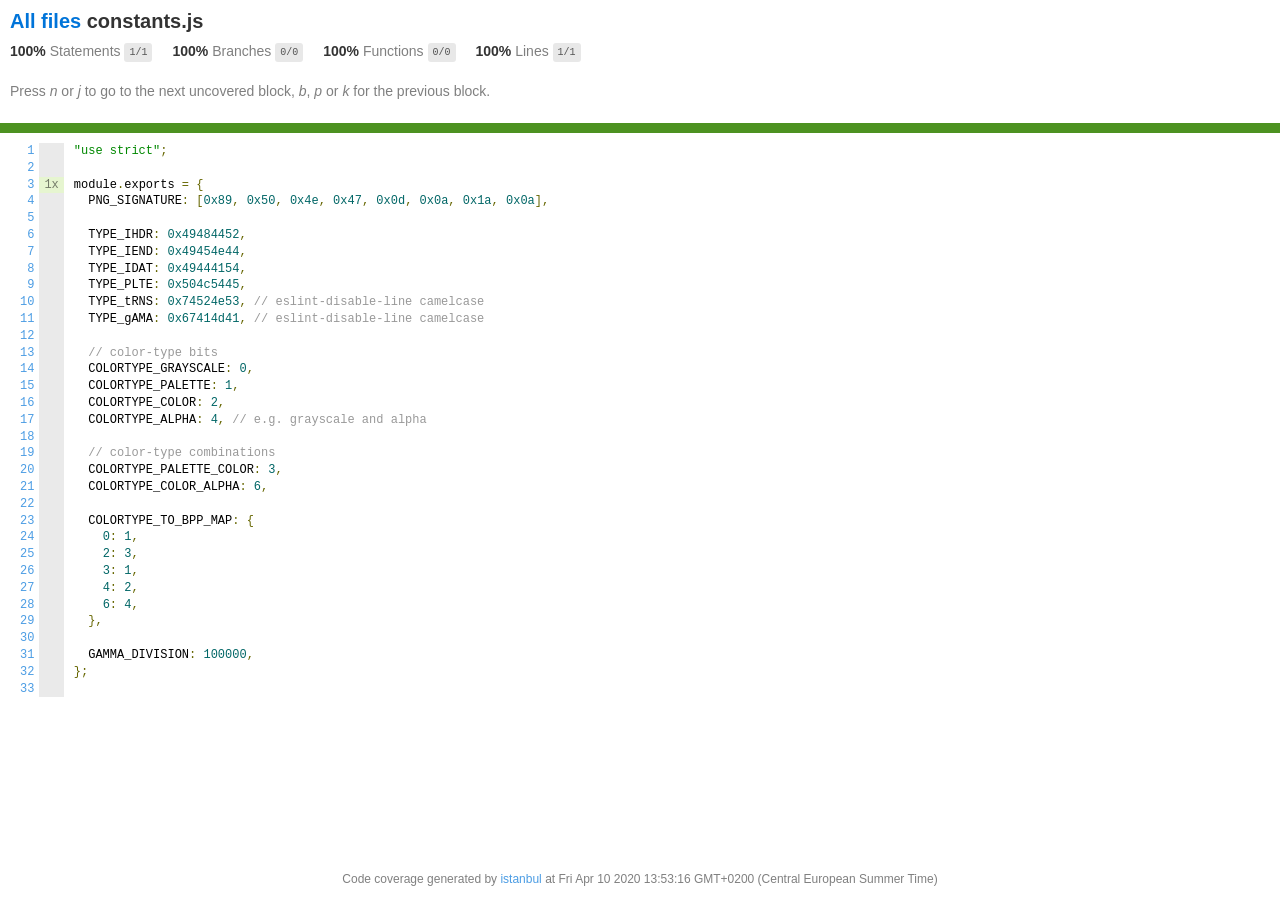
<file: backend/node_modules/pngjs/coverage/lcov-report/constants.js.html>
<!doctype html>
<html lang="en">

<head>
    <title>Code coverage report for constants.js</title>
    <meta charset="utf-8" />
    <link rel="stylesheet" href="prettify.css" />
    <link rel="stylesheet" href="base.css" />
    <link rel="shortcut icon" type="image/x-icon" href="favicon.png" />
    <meta name="viewport" content="width=device-width, initial-scale=1" />
    <style type='text/css'>
        .coverage-summary .sorter {
            background-image: url(sort-arrow-sprite.png);
        }
    </style>
</head>
    
<body>
<div class='wrapper'>
    <div class='pad1'>
        <h1><a href="index.html">All files</a> constants.js</h1>
        <div class='clearfix'>
            
            <div class='fl pad1y space-right2'>
                <span class="strong">100% </span>
                <span class="quiet">Statements</span>
                <span class='fraction'>1/1</span>
            </div>
        
            
            <div class='fl pad1y space-right2'>
                <span class="strong">100% </span>
                <span class="quiet">Branches</span>
                <span class='fraction'>0/0</span>
            </div>
        
            
            <div class='fl pad1y space-right2'>
                <span class="strong">100% </span>
                <span class="quiet">Functions</span>
                <span class='fraction'>0/0</span>
            </div>
        
            
            <div class='fl pad1y space-right2'>
                <span class="strong">100% </span>
                <span class="quiet">Lines</span>
                <span class='fraction'>1/1</span>
            </div>
        
            
        </div>
        <p class="quiet">
            Press <em>n</em> or <em>j</em> to go to the next uncovered block, <em>b</em>, <em>p</em> or <em>k</em> for the previous block.
        </p>
    </div>
    <div class='status-line high'></div>
    <pre><table class="coverage">
<tr><td class="line-count quiet"><a name='L1'></a><a href='#L1'>1</a>
<a name='L2'></a><a href='#L2'>2</a>
<a name='L3'></a><a href='#L3'>3</a>
<a name='L4'></a><a href='#L4'>4</a>
<a name='L5'></a><a href='#L5'>5</a>
<a name='L6'></a><a href='#L6'>6</a>
<a name='L7'></a><a href='#L7'>7</a>
<a name='L8'></a><a href='#L8'>8</a>
<a name='L9'></a><a href='#L9'>9</a>
<a name='L10'></a><a href='#L10'>10</a>
<a name='L11'></a><a href='#L11'>11</a>
<a name='L12'></a><a href='#L12'>12</a>
<a name='L13'></a><a href='#L13'>13</a>
<a name='L14'></a><a href='#L14'>14</a>
<a name='L15'></a><a href='#L15'>15</a>
<a name='L16'></a><a href='#L16'>16</a>
<a name='L17'></a><a href='#L17'>17</a>
<a name='L18'></a><a href='#L18'>18</a>
<a name='L19'></a><a href='#L19'>19</a>
<a name='L20'></a><a href='#L20'>20</a>
<a name='L21'></a><a href='#L21'>21</a>
<a name='L22'></a><a href='#L22'>22</a>
<a name='L23'></a><a href='#L23'>23</a>
<a name='L24'></a><a href='#L24'>24</a>
<a name='L25'></a><a href='#L25'>25</a>
<a name='L26'></a><a href='#L26'>26</a>
<a name='L27'></a><a href='#L27'>27</a>
<a name='L28'></a><a href='#L28'>28</a>
<a name='L29'></a><a href='#L29'>29</a>
<a name='L30'></a><a href='#L30'>30</a>
<a name='L31'></a><a href='#L31'>31</a>
<a name='L32'></a><a href='#L32'>32</a>
<a name='L33'></a><a href='#L33'>33</a></td><td class="line-coverage quiet"><span class="cline-any cline-neutral">&nbsp;</span>
<span class="cline-any cline-neutral">&nbsp;</span>
<span class="cline-any cline-yes">1x</span>
<span class="cline-any cline-neutral">&nbsp;</span>
<span class="cline-any cline-neutral">&nbsp;</span>
<span class="cline-any cline-neutral">&nbsp;</span>
<span class="cline-any cline-neutral">&nbsp;</span>
<span class="cline-any cline-neutral">&nbsp;</span>
<span class="cline-any cline-neutral">&nbsp;</span>
<span class="cline-any cline-neutral">&nbsp;</span>
<span class="cline-any cline-neutral">&nbsp;</span>
<span class="cline-any cline-neutral">&nbsp;</span>
<span class="cline-any cline-neutral">&nbsp;</span>
<span class="cline-any cline-neutral">&nbsp;</span>
<span class="cline-any cline-neutral">&nbsp;</span>
<span class="cline-any cline-neutral">&nbsp;</span>
<span class="cline-any cline-neutral">&nbsp;</span>
<span class="cline-any cline-neutral">&nbsp;</span>
<span class="cline-any cline-neutral">&nbsp;</span>
<span class="cline-any cline-neutral">&nbsp;</span>
<span class="cline-any cline-neutral">&nbsp;</span>
<span class="cline-any cline-neutral">&nbsp;</span>
<span class="cline-any cline-neutral">&nbsp;</span>
<span class="cline-any cline-neutral">&nbsp;</span>
<span class="cline-any cline-neutral">&nbsp;</span>
<span class="cline-any cline-neutral">&nbsp;</span>
<span class="cline-any cline-neutral">&nbsp;</span>
<span class="cline-any cline-neutral">&nbsp;</span>
<span class="cline-any cline-neutral">&nbsp;</span>
<span class="cline-any cline-neutral">&nbsp;</span>
<span class="cline-any cline-neutral">&nbsp;</span>
<span class="cline-any cline-neutral">&nbsp;</span>
<span class="cline-any cline-neutral">&nbsp;</span></td><td class="text"><pre class="prettyprint lang-js">"use strict";
&nbsp;
module.exports = {
  PNG_SIGNATURE: [0x89, 0x50, 0x4e, 0x47, 0x0d, 0x0a, 0x1a, 0x0a],
&nbsp;
  TYPE_IHDR: 0x49484452,
  TYPE_IEND: 0x49454e44,
  TYPE_IDAT: 0x49444154,
  TYPE_PLTE: 0x504c5445,
  TYPE_tRNS: 0x74524e53, // eslint-disable-line camelcase
  TYPE_gAMA: 0x67414d41, // eslint-disable-line camelcase
&nbsp;
  // color-type bits
  COLORTYPE_GRAYSCALE: 0,
  COLORTYPE_PALETTE: 1,
  COLORTYPE_COLOR: 2,
  COLORTYPE_ALPHA: 4, // e.g. grayscale and alpha
&nbsp;
  // color-type combinations
  COLORTYPE_PALETTE_COLOR: 3,
  COLORTYPE_COLOR_ALPHA: 6,
&nbsp;
  COLORTYPE_TO_BPP_MAP: {
    0: 1,
    2: 3,
    3: 1,
    4: 2,
    6: 4,
  },
&nbsp;
  GAMMA_DIVISION: 100000,
};
&nbsp;</pre></td></tr></table></pre>

                <div class='push'></div><!-- for sticky footer -->
            </div><!-- /wrapper -->
            <div class='footer quiet pad2 space-top1 center small'>
                Code coverage generated by
                <a href="https://istanbul.js.org/" target="_blank">istanbul</a>
                at Fri Apr 10 2020 13:53:16 GMT+0200 (Central European Summer Time)
            </div>
        </div>
        <script src="prettify.js"></script>
        <script>
            window.onload = function () {
                prettyPrint();
            };
        </script>
        <script src="sorter.js"></script>
        <script src="block-navigation.js"></script>
    </body>
</html>
</file>
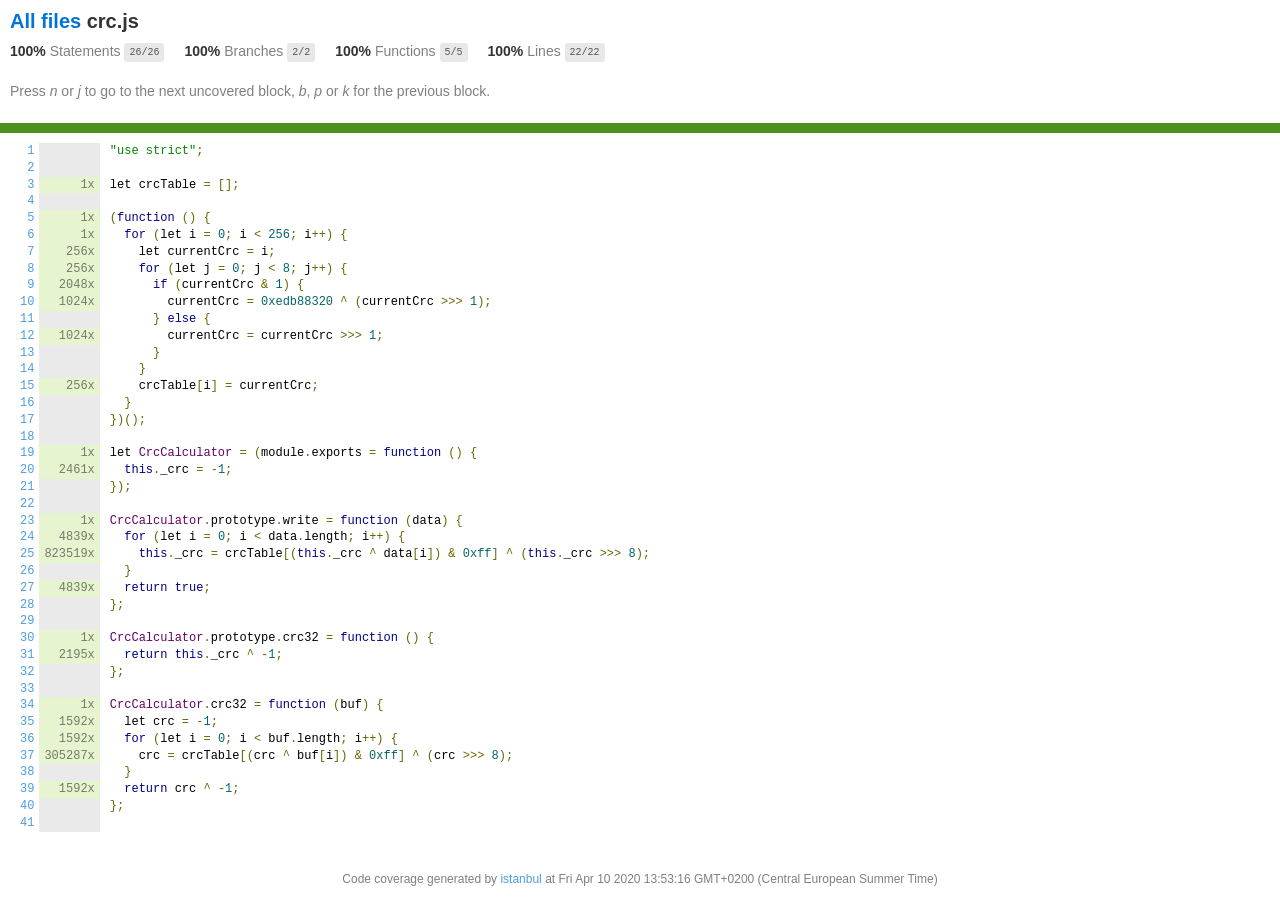
<file: backend/node_modules/pngjs/coverage/lcov-report/crc.js.html>
<!doctype html>
<html lang="en">

<head>
    <title>Code coverage report for crc.js</title>
    <meta charset="utf-8" />
    <link rel="stylesheet" href="prettify.css" />
    <link rel="stylesheet" href="base.css" />
    <link rel="shortcut icon" type="image/x-icon" href="favicon.png" />
    <meta name="viewport" content="width=device-width, initial-scale=1" />
    <style type='text/css'>
        .coverage-summary .sorter {
            background-image: url(sort-arrow-sprite.png);
        }
    </style>
</head>
    
<body>
<div class='wrapper'>
    <div class='pad1'>
        <h1><a href="index.html">All files</a> crc.js</h1>
        <div class='clearfix'>
            
            <div class='fl pad1y space-right2'>
                <span class="strong">100% </span>
                <span class="quiet">Statements</span>
                <span class='fraction'>26/26</span>
            </div>
        
            
            <div class='fl pad1y space-right2'>
                <span class="strong">100% </span>
                <span class="quiet">Branches</span>
                <span class='fraction'>2/2</span>
            </div>
        
            
            <div class='fl pad1y space-right2'>
                <span class="strong">100% </span>
                <span class="quiet">Functions</span>
                <span class='fraction'>5/5</span>
            </div>
        
            
            <div class='fl pad1y space-right2'>
                <span class="strong">100% </span>
                <span class="quiet">Lines</span>
                <span class='fraction'>22/22</span>
            </div>
        
            
        </div>
        <p class="quiet">
            Press <em>n</em> or <em>j</em> to go to the next uncovered block, <em>b</em>, <em>p</em> or <em>k</em> for the previous block.
        </p>
    </div>
    <div class='status-line high'></div>
    <pre><table class="coverage">
<tr><td class="line-count quiet"><a name='L1'></a><a href='#L1'>1</a>
<a name='L2'></a><a href='#L2'>2</a>
<a name='L3'></a><a href='#L3'>3</a>
<a name='L4'></a><a href='#L4'>4</a>
<a name='L5'></a><a href='#L5'>5</a>
<a name='L6'></a><a href='#L6'>6</a>
<a name='L7'></a><a href='#L7'>7</a>
<a name='L8'></a><a href='#L8'>8</a>
<a name='L9'></a><a href='#L9'>9</a>
<a name='L10'></a><a href='#L10'>10</a>
<a name='L11'></a><a href='#L11'>11</a>
<a name='L12'></a><a href='#L12'>12</a>
<a name='L13'></a><a href='#L13'>13</a>
<a name='L14'></a><a href='#L14'>14</a>
<a name='L15'></a><a href='#L15'>15</a>
<a name='L16'></a><a href='#L16'>16</a>
<a name='L17'></a><a href='#L17'>17</a>
<a name='L18'></a><a href='#L18'>18</a>
<a name='L19'></a><a href='#L19'>19</a>
<a name='L20'></a><a href='#L20'>20</a>
<a name='L21'></a><a href='#L21'>21</a>
<a name='L22'></a><a href='#L22'>22</a>
<a name='L23'></a><a href='#L23'>23</a>
<a name='L24'></a><a href='#L24'>24</a>
<a name='L25'></a><a href='#L25'>25</a>
<a name='L26'></a><a href='#L26'>26</a>
<a name='L27'></a><a href='#L27'>27</a>
<a name='L28'></a><a href='#L28'>28</a>
<a name='L29'></a><a href='#L29'>29</a>
<a name='L30'></a><a href='#L30'>30</a>
<a name='L31'></a><a href='#L31'>31</a>
<a name='L32'></a><a href='#L32'>32</a>
<a name='L33'></a><a href='#L33'>33</a>
<a name='L34'></a><a href='#L34'>34</a>
<a name='L35'></a><a href='#L35'>35</a>
<a name='L36'></a><a href='#L36'>36</a>
<a name='L37'></a><a href='#L37'>37</a>
<a name='L38'></a><a href='#L38'>38</a>
<a name='L39'></a><a href='#L39'>39</a>
<a name='L40'></a><a href='#L40'>40</a>
<a name='L41'></a><a href='#L41'>41</a></td><td class="line-coverage quiet"><span class="cline-any cline-neutral">&nbsp;</span>
<span class="cline-any cline-neutral">&nbsp;</span>
<span class="cline-any cline-yes">1x</span>
<span class="cline-any cline-neutral">&nbsp;</span>
<span class="cline-any cline-yes">1x</span>
<span class="cline-any cline-yes">1x</span>
<span class="cline-any cline-yes">256x</span>
<span class="cline-any cline-yes">256x</span>
<span class="cline-any cline-yes">2048x</span>
<span class="cline-any cline-yes">1024x</span>
<span class="cline-any cline-neutral">&nbsp;</span>
<span class="cline-any cline-yes">1024x</span>
<span class="cline-any cline-neutral">&nbsp;</span>
<span class="cline-any cline-neutral">&nbsp;</span>
<span class="cline-any cline-yes">256x</span>
<span class="cline-any cline-neutral">&nbsp;</span>
<span class="cline-any cline-neutral">&nbsp;</span>
<span class="cline-any cline-neutral">&nbsp;</span>
<span class="cline-any cline-yes">1x</span>
<span class="cline-any cline-yes">2461x</span>
<span class="cline-any cline-neutral">&nbsp;</span>
<span class="cline-any cline-neutral">&nbsp;</span>
<span class="cline-any cline-yes">1x</span>
<span class="cline-any cline-yes">4839x</span>
<span class="cline-any cline-yes">823519x</span>
<span class="cline-any cline-neutral">&nbsp;</span>
<span class="cline-any cline-yes">4839x</span>
<span class="cline-any cline-neutral">&nbsp;</span>
<span class="cline-any cline-neutral">&nbsp;</span>
<span class="cline-any cline-yes">1x</span>
<span class="cline-any cline-yes">2195x</span>
<span class="cline-any cline-neutral">&nbsp;</span>
<span class="cline-any cline-neutral">&nbsp;</span>
<span class="cline-any cline-yes">1x</span>
<span class="cline-any cline-yes">1592x</span>
<span class="cline-any cline-yes">1592x</span>
<span class="cline-any cline-yes">305287x</span>
<span class="cline-any cline-neutral">&nbsp;</span>
<span class="cline-any cline-yes">1592x</span>
<span class="cline-any cline-neutral">&nbsp;</span>
<span class="cline-any cline-neutral">&nbsp;</span></td><td class="text"><pre class="prettyprint lang-js">"use strict";
&nbsp;
let crcTable = [];
&nbsp;
(function () {
  for (let i = 0; i &lt; 256; i++) {
    let currentCrc = i;
    for (let j = 0; j &lt; 8; j++) {
      if (currentCrc &amp; 1) {
        currentCrc = 0xedb88320 ^ (currentCrc &gt;&gt;&gt; 1);
      } else {
        currentCrc = currentCrc &gt;&gt;&gt; 1;
      }
    }
    crcTable[i] = currentCrc;
  }
})();
&nbsp;
let CrcCalculator = (module.exports = function () {
  this._crc = -1;
});
&nbsp;
CrcCalculator.prototype.write = function (data) {
  for (let i = 0; i &lt; data.length; i++) {
    this._crc = crcTable[(this._crc ^ data[i]) &amp; 0xff] ^ (this._crc &gt;&gt;&gt; 8);
  }
  return true;
};
&nbsp;
CrcCalculator.prototype.crc32 = function () {
  return this._crc ^ -1;
};
&nbsp;
CrcCalculator.crc32 = function (buf) {
  let crc = -1;
  for (let i = 0; i &lt; buf.length; i++) {
    crc = crcTable[(crc ^ buf[i]) &amp; 0xff] ^ (crc &gt;&gt;&gt; 8);
  }
  return crc ^ -1;
};
&nbsp;</pre></td></tr></table></pre>

                <div class='push'></div><!-- for sticky footer -->
            </div><!-- /wrapper -->
            <div class='footer quiet pad2 space-top1 center small'>
                Code coverage generated by
                <a href="https://istanbul.js.org/" target="_blank">istanbul</a>
                at Fri Apr 10 2020 13:53:16 GMT+0200 (Central European Summer Time)
            </div>
        </div>
        <script src="prettify.js"></script>
        <script>
            window.onload = function () {
                prettyPrint();
            };
        </script>
        <script src="sorter.js"></script>
        <script src="block-navigation.js"></script>
    </body>
</html>
</file>
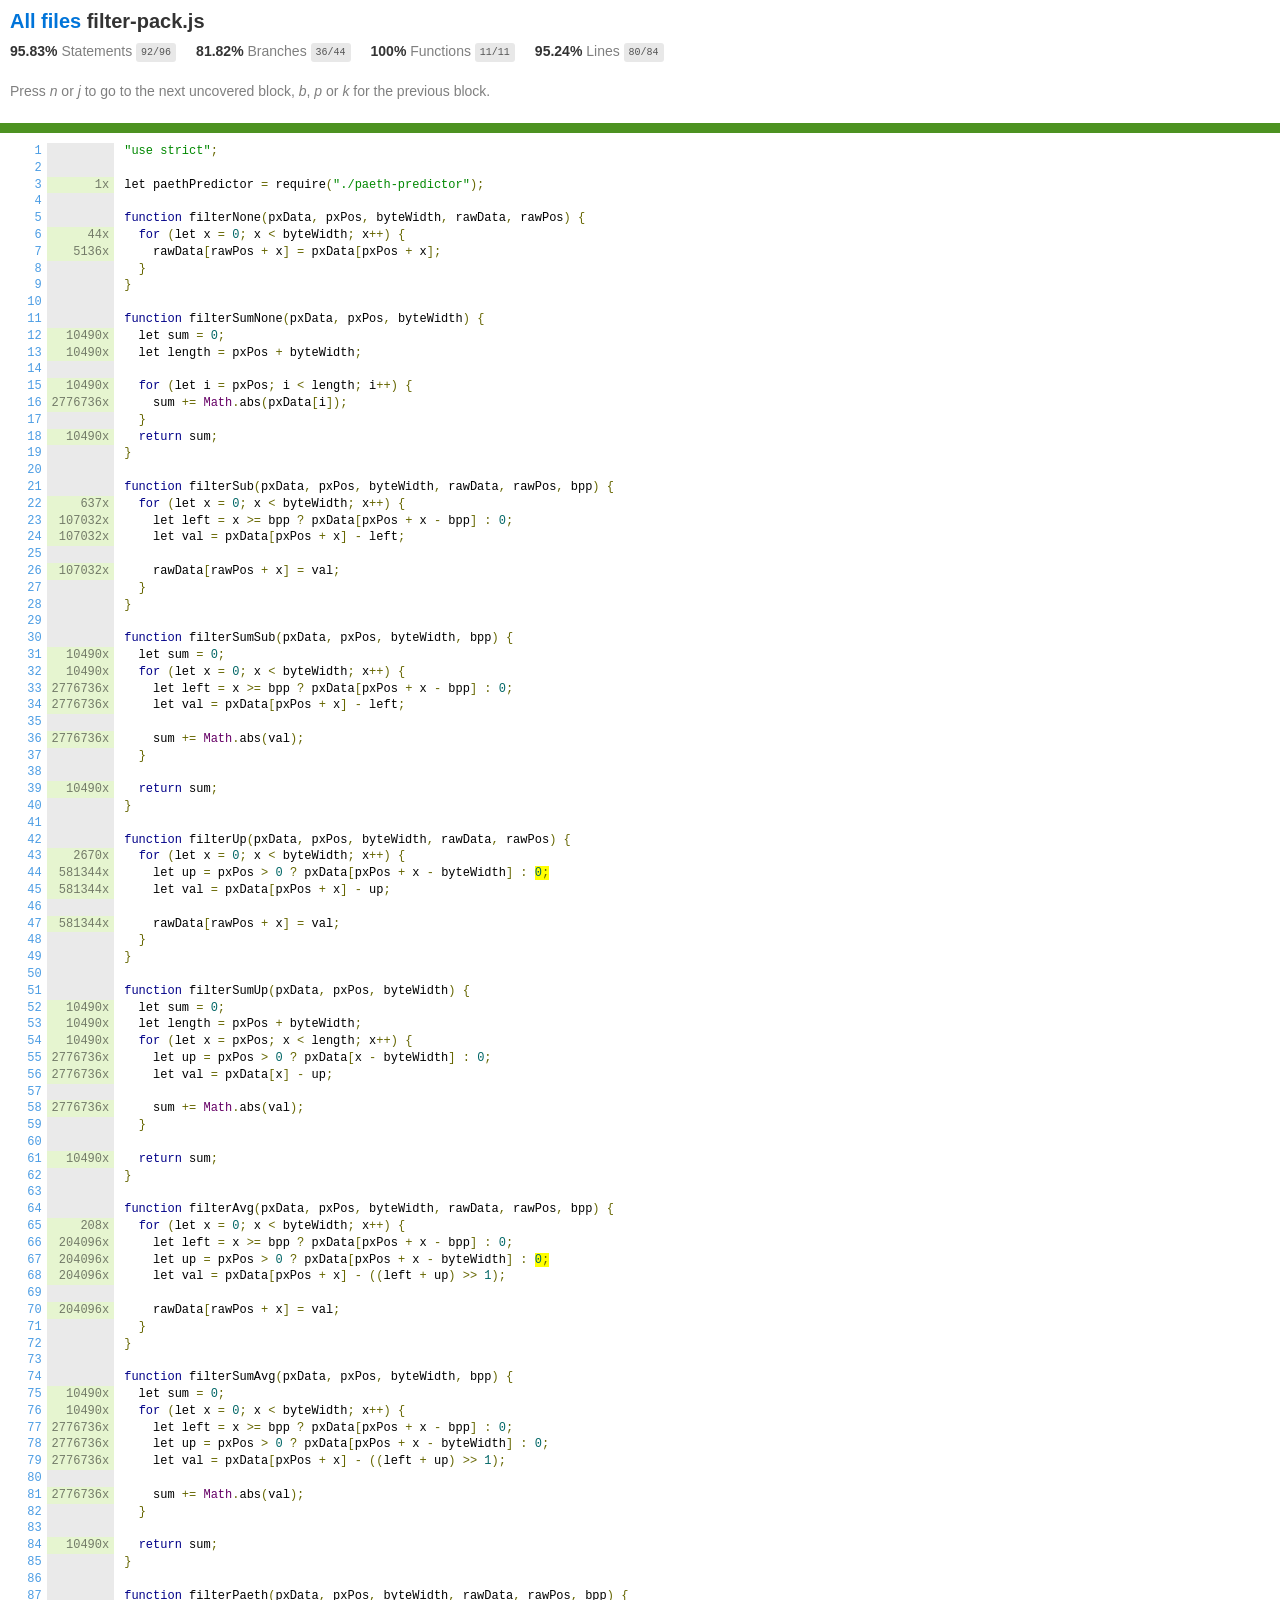
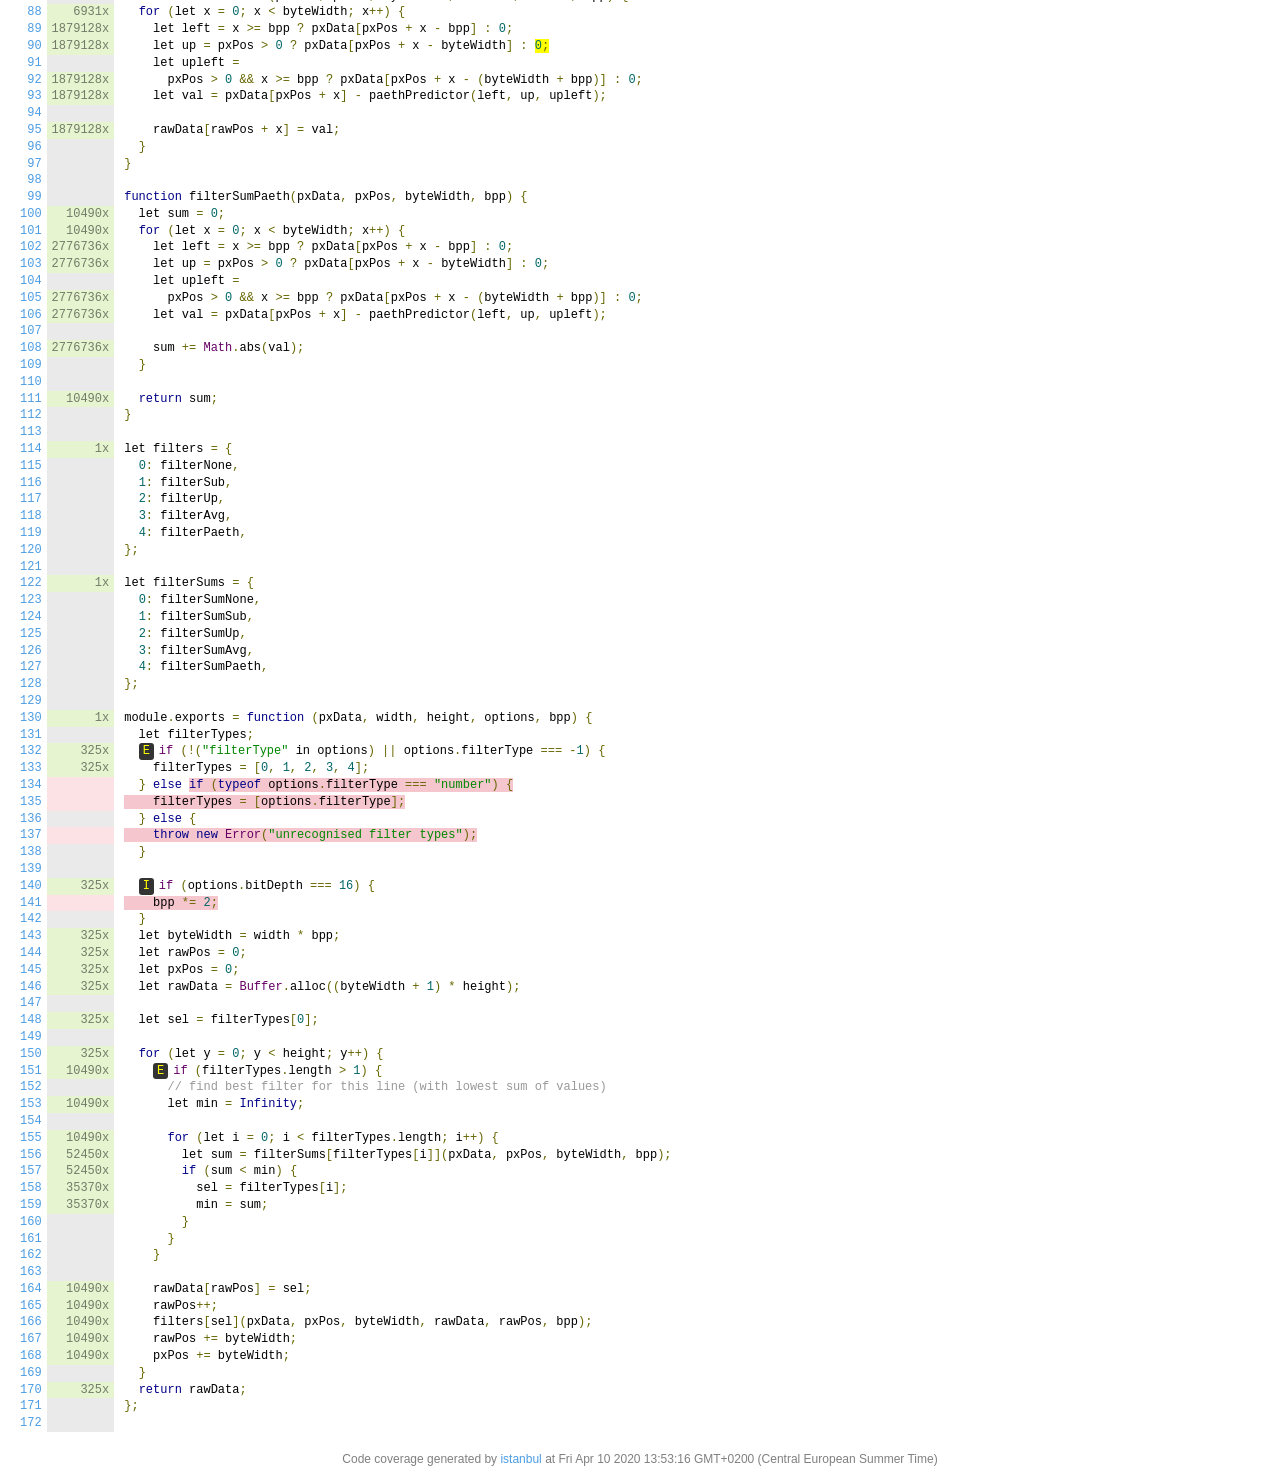
<file: backend/node_modules/pngjs/coverage/lcov-report/filter-pack.js.html>
<!doctype html>
<html lang="en">

<head>
    <title>Code coverage report for filter-pack.js</title>
    <meta charset="utf-8" />
    <link rel="stylesheet" href="prettify.css" />
    <link rel="stylesheet" href="base.css" />
    <link rel="shortcut icon" type="image/x-icon" href="favicon.png" />
    <meta name="viewport" content="width=device-width, initial-scale=1" />
    <style type='text/css'>
        .coverage-summary .sorter {
            background-image: url(sort-arrow-sprite.png);
        }
    </style>
</head>
    
<body>
<div class='wrapper'>
    <div class='pad1'>
        <h1><a href="index.html">All files</a> filter-pack.js</h1>
        <div class='clearfix'>
            
            <div class='fl pad1y space-right2'>
                <span class="strong">95.83% </span>
                <span class="quiet">Statements</span>
                <span class='fraction'>92/96</span>
            </div>
        
            
            <div class='fl pad1y space-right2'>
                <span class="strong">81.82% </span>
                <span class="quiet">Branches</span>
                <span class='fraction'>36/44</span>
            </div>
        
            
            <div class='fl pad1y space-right2'>
                <span class="strong">100% </span>
                <span class="quiet">Functions</span>
                <span class='fraction'>11/11</span>
            </div>
        
            
            <div class='fl pad1y space-right2'>
                <span class="strong">95.24% </span>
                <span class="quiet">Lines</span>
                <span class='fraction'>80/84</span>
            </div>
        
            
        </div>
        <p class="quiet">
            Press <em>n</em> or <em>j</em> to go to the next uncovered block, <em>b</em>, <em>p</em> or <em>k</em> for the previous block.
        </p>
    </div>
    <div class='status-line high'></div>
    <pre><table class="coverage">
<tr><td class="line-count quiet"><a name='L1'></a><a href='#L1'>1</a>
<a name='L2'></a><a href='#L2'>2</a>
<a name='L3'></a><a href='#L3'>3</a>
<a name='L4'></a><a href='#L4'>4</a>
<a name='L5'></a><a href='#L5'>5</a>
<a name='L6'></a><a href='#L6'>6</a>
<a name='L7'></a><a href='#L7'>7</a>
<a name='L8'></a><a href='#L8'>8</a>
<a name='L9'></a><a href='#L9'>9</a>
<a name='L10'></a><a href='#L10'>10</a>
<a name='L11'></a><a href='#L11'>11</a>
<a name='L12'></a><a href='#L12'>12</a>
<a name='L13'></a><a href='#L13'>13</a>
<a name='L14'></a><a href='#L14'>14</a>
<a name='L15'></a><a href='#L15'>15</a>
<a name='L16'></a><a href='#L16'>16</a>
<a name='L17'></a><a href='#L17'>17</a>
<a name='L18'></a><a href='#L18'>18</a>
<a name='L19'></a><a href='#L19'>19</a>
<a name='L20'></a><a href='#L20'>20</a>
<a name='L21'></a><a href='#L21'>21</a>
<a name='L22'></a><a href='#L22'>22</a>
<a name='L23'></a><a href='#L23'>23</a>
<a name='L24'></a><a href='#L24'>24</a>
<a name='L25'></a><a href='#L25'>25</a>
<a name='L26'></a><a href='#L26'>26</a>
<a name='L27'></a><a href='#L27'>27</a>
<a name='L28'></a><a href='#L28'>28</a>
<a name='L29'></a><a href='#L29'>29</a>
<a name='L30'></a><a href='#L30'>30</a>
<a name='L31'></a><a href='#L31'>31</a>
<a name='L32'></a><a href='#L32'>32</a>
<a name='L33'></a><a href='#L33'>33</a>
<a name='L34'></a><a href='#L34'>34</a>
<a name='L35'></a><a href='#L35'>35</a>
<a name='L36'></a><a href='#L36'>36</a>
<a name='L37'></a><a href='#L37'>37</a>
<a name='L38'></a><a href='#L38'>38</a>
<a name='L39'></a><a href='#L39'>39</a>
<a name='L40'></a><a href='#L40'>40</a>
<a name='L41'></a><a href='#L41'>41</a>
<a name='L42'></a><a href='#L42'>42</a>
<a name='L43'></a><a href='#L43'>43</a>
<a name='L44'></a><a href='#L44'>44</a>
<a name='L45'></a><a href='#L45'>45</a>
<a name='L46'></a><a href='#L46'>46</a>
<a name='L47'></a><a href='#L47'>47</a>
<a name='L48'></a><a href='#L48'>48</a>
<a name='L49'></a><a href='#L49'>49</a>
<a name='L50'></a><a href='#L50'>50</a>
<a name='L51'></a><a href='#L51'>51</a>
<a name='L52'></a><a href='#L52'>52</a>
<a name='L53'></a><a href='#L53'>53</a>
<a name='L54'></a><a href='#L54'>54</a>
<a name='L55'></a><a href='#L55'>55</a>
<a name='L56'></a><a href='#L56'>56</a>
<a name='L57'></a><a href='#L57'>57</a>
<a name='L58'></a><a href='#L58'>58</a>
<a name='L59'></a><a href='#L59'>59</a>
<a name='L60'></a><a href='#L60'>60</a>
<a name='L61'></a><a href='#L61'>61</a>
<a name='L62'></a><a href='#L62'>62</a>
<a name='L63'></a><a href='#L63'>63</a>
<a name='L64'></a><a href='#L64'>64</a>
<a name='L65'></a><a href='#L65'>65</a>
<a name='L66'></a><a href='#L66'>66</a>
<a name='L67'></a><a href='#L67'>67</a>
<a name='L68'></a><a href='#L68'>68</a>
<a name='L69'></a><a href='#L69'>69</a>
<a name='L70'></a><a href='#L70'>70</a>
<a name='L71'></a><a href='#L71'>71</a>
<a name='L72'></a><a href='#L72'>72</a>
<a name='L73'></a><a href='#L73'>73</a>
<a name='L74'></a><a href='#L74'>74</a>
<a name='L75'></a><a href='#L75'>75</a>
<a name='L76'></a><a href='#L76'>76</a>
<a name='L77'></a><a href='#L77'>77</a>
<a name='L78'></a><a href='#L78'>78</a>
<a name='L79'></a><a href='#L79'>79</a>
<a name='L80'></a><a href='#L80'>80</a>
<a name='L81'></a><a href='#L81'>81</a>
<a name='L82'></a><a href='#L82'>82</a>
<a name='L83'></a><a href='#L83'>83</a>
<a name='L84'></a><a href='#L84'>84</a>
<a name='L85'></a><a href='#L85'>85</a>
<a name='L86'></a><a href='#L86'>86</a>
<a name='L87'></a><a href='#L87'>87</a>
<a name='L88'></a><a href='#L88'>88</a>
<a name='L89'></a><a href='#L89'>89</a>
<a name='L90'></a><a href='#L90'>90</a>
<a name='L91'></a><a href='#L91'>91</a>
<a name='L92'></a><a href='#L92'>92</a>
<a name='L93'></a><a href='#L93'>93</a>
<a name='L94'></a><a href='#L94'>94</a>
<a name='L95'></a><a href='#L95'>95</a>
<a name='L96'></a><a href='#L96'>96</a>
<a name='L97'></a><a href='#L97'>97</a>
<a name='L98'></a><a href='#L98'>98</a>
<a name='L99'></a><a href='#L99'>99</a>
<a name='L100'></a><a href='#L100'>100</a>
<a name='L101'></a><a href='#L101'>101</a>
<a name='L102'></a><a href='#L102'>102</a>
<a name='L103'></a><a href='#L103'>103</a>
<a name='L104'></a><a href='#L104'>104</a>
<a name='L105'></a><a href='#L105'>105</a>
<a name='L106'></a><a href='#L106'>106</a>
<a name='L107'></a><a href='#L107'>107</a>
<a name='L108'></a><a href='#L108'>108</a>
<a name='L109'></a><a href='#L109'>109</a>
<a name='L110'></a><a href='#L110'>110</a>
<a name='L111'></a><a href='#L111'>111</a>
<a name='L112'></a><a href='#L112'>112</a>
<a name='L113'></a><a href='#L113'>113</a>
<a name='L114'></a><a href='#L114'>114</a>
<a name='L115'></a><a href='#L115'>115</a>
<a name='L116'></a><a href='#L116'>116</a>
<a name='L117'></a><a href='#L117'>117</a>
<a name='L118'></a><a href='#L118'>118</a>
<a name='L119'></a><a href='#L119'>119</a>
<a name='L120'></a><a href='#L120'>120</a>
<a name='L121'></a><a href='#L121'>121</a>
<a name='L122'></a><a href='#L122'>122</a>
<a name='L123'></a><a href='#L123'>123</a>
<a name='L124'></a><a href='#L124'>124</a>
<a name='L125'></a><a href='#L125'>125</a>
<a name='L126'></a><a href='#L126'>126</a>
<a name='L127'></a><a href='#L127'>127</a>
<a name='L128'></a><a href='#L128'>128</a>
<a name='L129'></a><a href='#L129'>129</a>
<a name='L130'></a><a href='#L130'>130</a>
<a name='L131'></a><a href='#L131'>131</a>
<a name='L132'></a><a href='#L132'>132</a>
<a name='L133'></a><a href='#L133'>133</a>
<a name='L134'></a><a href='#L134'>134</a>
<a name='L135'></a><a href='#L135'>135</a>
<a name='L136'></a><a href='#L136'>136</a>
<a name='L137'></a><a href='#L137'>137</a>
<a name='L138'></a><a href='#L138'>138</a>
<a name='L139'></a><a href='#L139'>139</a>
<a name='L140'></a><a href='#L140'>140</a>
<a name='L141'></a><a href='#L141'>141</a>
<a name='L142'></a><a href='#L142'>142</a>
<a name='L143'></a><a href='#L143'>143</a>
<a name='L144'></a><a href='#L144'>144</a>
<a name='L145'></a><a href='#L145'>145</a>
<a name='L146'></a><a href='#L146'>146</a>
<a name='L147'></a><a href='#L147'>147</a>
<a name='L148'></a><a href='#L148'>148</a>
<a name='L149'></a><a href='#L149'>149</a>
<a name='L150'></a><a href='#L150'>150</a>
<a name='L151'></a><a href='#L151'>151</a>
<a name='L152'></a><a href='#L152'>152</a>
<a name='L153'></a><a href='#L153'>153</a>
<a name='L154'></a><a href='#L154'>154</a>
<a name='L155'></a><a href='#L155'>155</a>
<a name='L156'></a><a href='#L156'>156</a>
<a name='L157'></a><a href='#L157'>157</a>
<a name='L158'></a><a href='#L158'>158</a>
<a name='L159'></a><a href='#L159'>159</a>
<a name='L160'></a><a href='#L160'>160</a>
<a name='L161'></a><a href='#L161'>161</a>
<a name='L162'></a><a href='#L162'>162</a>
<a name='L163'></a><a href='#L163'>163</a>
<a name='L164'></a><a href='#L164'>164</a>
<a name='L165'></a><a href='#L165'>165</a>
<a name='L166'></a><a href='#L166'>166</a>
<a name='L167'></a><a href='#L167'>167</a>
<a name='L168'></a><a href='#L168'>168</a>
<a name='L169'></a><a href='#L169'>169</a>
<a name='L170'></a><a href='#L170'>170</a>
<a name='L171'></a><a href='#L171'>171</a>
<a name='L172'></a><a href='#L172'>172</a></td><td class="line-coverage quiet"><span class="cline-any cline-neutral">&nbsp;</span>
<span class="cline-any cline-neutral">&nbsp;</span>
<span class="cline-any cline-yes">1x</span>
<span class="cline-any cline-neutral">&nbsp;</span>
<span class="cline-any cline-neutral">&nbsp;</span>
<span class="cline-any cline-yes">44x</span>
<span class="cline-any cline-yes">5136x</span>
<span class="cline-any cline-neutral">&nbsp;</span>
<span class="cline-any cline-neutral">&nbsp;</span>
<span class="cline-any cline-neutral">&nbsp;</span>
<span class="cline-any cline-neutral">&nbsp;</span>
<span class="cline-any cline-yes">10490x</span>
<span class="cline-any cline-yes">10490x</span>
<span class="cline-any cline-neutral">&nbsp;</span>
<span class="cline-any cline-yes">10490x</span>
<span class="cline-any cline-yes">2776736x</span>
<span class="cline-any cline-neutral">&nbsp;</span>
<span class="cline-any cline-yes">10490x</span>
<span class="cline-any cline-neutral">&nbsp;</span>
<span class="cline-any cline-neutral">&nbsp;</span>
<span class="cline-any cline-neutral">&nbsp;</span>
<span class="cline-any cline-yes">637x</span>
<span class="cline-any cline-yes">107032x</span>
<span class="cline-any cline-yes">107032x</span>
<span class="cline-any cline-neutral">&nbsp;</span>
<span class="cline-any cline-yes">107032x</span>
<span class="cline-any cline-neutral">&nbsp;</span>
<span class="cline-any cline-neutral">&nbsp;</span>
<span class="cline-any cline-neutral">&nbsp;</span>
<span class="cline-any cline-neutral">&nbsp;</span>
<span class="cline-any cline-yes">10490x</span>
<span class="cline-any cline-yes">10490x</span>
<span class="cline-any cline-yes">2776736x</span>
<span class="cline-any cline-yes">2776736x</span>
<span class="cline-any cline-neutral">&nbsp;</span>
<span class="cline-any cline-yes">2776736x</span>
<span class="cline-any cline-neutral">&nbsp;</span>
<span class="cline-any cline-neutral">&nbsp;</span>
<span class="cline-any cline-yes">10490x</span>
<span class="cline-any cline-neutral">&nbsp;</span>
<span class="cline-any cline-neutral">&nbsp;</span>
<span class="cline-any cline-neutral">&nbsp;</span>
<span class="cline-any cline-yes">2670x</span>
<span class="cline-any cline-yes">581344x</span>
<span class="cline-any cline-yes">581344x</span>
<span class="cline-any cline-neutral">&nbsp;</span>
<span class="cline-any cline-yes">581344x</span>
<span class="cline-any cline-neutral">&nbsp;</span>
<span class="cline-any cline-neutral">&nbsp;</span>
<span class="cline-any cline-neutral">&nbsp;</span>
<span class="cline-any cline-neutral">&nbsp;</span>
<span class="cline-any cline-yes">10490x</span>
<span class="cline-any cline-yes">10490x</span>
<span class="cline-any cline-yes">10490x</span>
<span class="cline-any cline-yes">2776736x</span>
<span class="cline-any cline-yes">2776736x</span>
<span class="cline-any cline-neutral">&nbsp;</span>
<span class="cline-any cline-yes">2776736x</span>
<span class="cline-any cline-neutral">&nbsp;</span>
<span class="cline-any cline-neutral">&nbsp;</span>
<span class="cline-any cline-yes">10490x</span>
<span class="cline-any cline-neutral">&nbsp;</span>
<span class="cline-any cline-neutral">&nbsp;</span>
<span class="cline-any cline-neutral">&nbsp;</span>
<span class="cline-any cline-yes">208x</span>
<span class="cline-any cline-yes">204096x</span>
<span class="cline-any cline-yes">204096x</span>
<span class="cline-any cline-yes">204096x</span>
<span class="cline-any cline-neutral">&nbsp;</span>
<span class="cline-any cline-yes">204096x</span>
<span class="cline-any cline-neutral">&nbsp;</span>
<span class="cline-any cline-neutral">&nbsp;</span>
<span class="cline-any cline-neutral">&nbsp;</span>
<span class="cline-any cline-neutral">&nbsp;</span>
<span class="cline-any cline-yes">10490x</span>
<span class="cline-any cline-yes">10490x</span>
<span class="cline-any cline-yes">2776736x</span>
<span class="cline-any cline-yes">2776736x</span>
<span class="cline-any cline-yes">2776736x</span>
<span class="cline-any cline-neutral">&nbsp;</span>
<span class="cline-any cline-yes">2776736x</span>
<span class="cline-any cline-neutral">&nbsp;</span>
<span class="cline-any cline-neutral">&nbsp;</span>
<span class="cline-any cline-yes">10490x</span>
<span class="cline-any cline-neutral">&nbsp;</span>
<span class="cline-any cline-neutral">&nbsp;</span>
<span class="cline-any cline-neutral">&nbsp;</span>
<span class="cline-any cline-yes">6931x</span>
<span class="cline-any cline-yes">1879128x</span>
<span class="cline-any cline-yes">1879128x</span>
<span class="cline-any cline-neutral">&nbsp;</span>
<span class="cline-any cline-yes">1879128x</span>
<span class="cline-any cline-yes">1879128x</span>
<span class="cline-any cline-neutral">&nbsp;</span>
<span class="cline-any cline-yes">1879128x</span>
<span class="cline-any cline-neutral">&nbsp;</span>
<span class="cline-any cline-neutral">&nbsp;</span>
<span class="cline-any cline-neutral">&nbsp;</span>
<span class="cline-any cline-neutral">&nbsp;</span>
<span class="cline-any cline-yes">10490x</span>
<span class="cline-any cline-yes">10490x</span>
<span class="cline-any cline-yes">2776736x</span>
<span class="cline-any cline-yes">2776736x</span>
<span class="cline-any cline-neutral">&nbsp;</span>
<span class="cline-any cline-yes">2776736x</span>
<span class="cline-any cline-yes">2776736x</span>
<span class="cline-any cline-neutral">&nbsp;</span>
<span class="cline-any cline-yes">2776736x</span>
<span class="cline-any cline-neutral">&nbsp;</span>
<span class="cline-any cline-neutral">&nbsp;</span>
<span class="cline-any cline-yes">10490x</span>
<span class="cline-any cline-neutral">&nbsp;</span>
<span class="cline-any cline-neutral">&nbsp;</span>
<span class="cline-any cline-yes">1x</span>
<span class="cline-any cline-neutral">&nbsp;</span>
<span class="cline-any cline-neutral">&nbsp;</span>
<span class="cline-any cline-neutral">&nbsp;</span>
<span class="cline-any cline-neutral">&nbsp;</span>
<span class="cline-any cline-neutral">&nbsp;</span>
<span class="cline-any cline-neutral">&nbsp;</span>
<span class="cline-any cline-neutral">&nbsp;</span>
<span class="cline-any cline-yes">1x</span>
<span class="cline-any cline-neutral">&nbsp;</span>
<span class="cline-any cline-neutral">&nbsp;</span>
<span class="cline-any cline-neutral">&nbsp;</span>
<span class="cline-any cline-neutral">&nbsp;</span>
<span class="cline-any cline-neutral">&nbsp;</span>
<span class="cline-any cline-neutral">&nbsp;</span>
<span class="cline-any cline-neutral">&nbsp;</span>
<span class="cline-any cline-yes">1x</span>
<span class="cline-any cline-neutral">&nbsp;</span>
<span class="cline-any cline-yes">325x</span>
<span class="cline-any cline-yes">325x</span>
<span class="cline-any cline-no">&nbsp;</span>
<span class="cline-any cline-no">&nbsp;</span>
<span class="cline-any cline-neutral">&nbsp;</span>
<span class="cline-any cline-no">&nbsp;</span>
<span class="cline-any cline-neutral">&nbsp;</span>
<span class="cline-any cline-neutral">&nbsp;</span>
<span class="cline-any cline-yes">325x</span>
<span class="cline-any cline-no">&nbsp;</span>
<span class="cline-any cline-neutral">&nbsp;</span>
<span class="cline-any cline-yes">325x</span>
<span class="cline-any cline-yes">325x</span>
<span class="cline-any cline-yes">325x</span>
<span class="cline-any cline-yes">325x</span>
<span class="cline-any cline-neutral">&nbsp;</span>
<span class="cline-any cline-yes">325x</span>
<span class="cline-any cline-neutral">&nbsp;</span>
<span class="cline-any cline-yes">325x</span>
<span class="cline-any cline-yes">10490x</span>
<span class="cline-any cline-neutral">&nbsp;</span>
<span class="cline-any cline-yes">10490x</span>
<span class="cline-any cline-neutral">&nbsp;</span>
<span class="cline-any cline-yes">10490x</span>
<span class="cline-any cline-yes">52450x</span>
<span class="cline-any cline-yes">52450x</span>
<span class="cline-any cline-yes">35370x</span>
<span class="cline-any cline-yes">35370x</span>
<span class="cline-any cline-neutral">&nbsp;</span>
<span class="cline-any cline-neutral">&nbsp;</span>
<span class="cline-any cline-neutral">&nbsp;</span>
<span class="cline-any cline-neutral">&nbsp;</span>
<span class="cline-any cline-yes">10490x</span>
<span class="cline-any cline-yes">10490x</span>
<span class="cline-any cline-yes">10490x</span>
<span class="cline-any cline-yes">10490x</span>
<span class="cline-any cline-yes">10490x</span>
<span class="cline-any cline-neutral">&nbsp;</span>
<span class="cline-any cline-yes">325x</span>
<span class="cline-any cline-neutral">&nbsp;</span>
<span class="cline-any cline-neutral">&nbsp;</span></td><td class="text"><pre class="prettyprint lang-js">"use strict";
&nbsp;
let paethPredictor = require("./paeth-predictor");
&nbsp;
function filterNone(pxData, pxPos, byteWidth, rawData, rawPos) {
  for (let x = 0; x &lt; byteWidth; x++) {
    rawData[rawPos + x] = pxData[pxPos + x];
  }
}
&nbsp;
function filterSumNone(pxData, pxPos, byteWidth) {
  let sum = 0;
  let length = pxPos + byteWidth;
&nbsp;
  for (let i = pxPos; i &lt; length; i++) {
    sum += Math.abs(pxData[i]);
  }
  return sum;
}
&nbsp;
function filterSub(pxData, pxPos, byteWidth, rawData, rawPos, bpp) {
  for (let x = 0; x &lt; byteWidth; x++) {
    let left = x &gt;= bpp ? pxData[pxPos + x - bpp] : 0;
    let val = pxData[pxPos + x] - left;
&nbsp;
    rawData[rawPos + x] = val;
  }
}
&nbsp;
function filterSumSub(pxData, pxPos, byteWidth, bpp) {
  let sum = 0;
  for (let x = 0; x &lt; byteWidth; x++) {
    let left = x &gt;= bpp ? pxData[pxPos + x - bpp] : 0;
    let val = pxData[pxPos + x] - left;
&nbsp;
    sum += Math.abs(val);
  }
&nbsp;
  return sum;
}
&nbsp;
function filterUp(pxData, pxPos, byteWidth, rawData, rawPos) {
  for (let x = 0; x &lt; byteWidth; x++) {
    let up = pxPos &gt; 0 ? pxData[pxPos + x - byteWidth] : <span class="branch-1 cbranch-no" title="branch not covered" >0;</span>
    let val = pxData[pxPos + x] - up;
&nbsp;
    rawData[rawPos + x] = val;
  }
}
&nbsp;
function filterSumUp(pxData, pxPos, byteWidth) {
  let sum = 0;
  let length = pxPos + byteWidth;
  for (let x = pxPos; x &lt; length; x++) {
    let up = pxPos &gt; 0 ? pxData[x - byteWidth] : 0;
    let val = pxData[x] - up;
&nbsp;
    sum += Math.abs(val);
  }
&nbsp;
  return sum;
}
&nbsp;
function filterAvg(pxData, pxPos, byteWidth, rawData, rawPos, bpp) {
  for (let x = 0; x &lt; byteWidth; x++) {
    let left = x &gt;= bpp ? pxData[pxPos + x - bpp] : 0;
    let up = pxPos &gt; 0 ? pxData[pxPos + x - byteWidth] : <span class="branch-1 cbranch-no" title="branch not covered" >0;</span>
    let val = pxData[pxPos + x] - ((left + up) &gt;&gt; 1);
&nbsp;
    rawData[rawPos + x] = val;
  }
}
&nbsp;
function filterSumAvg(pxData, pxPos, byteWidth, bpp) {
  let sum = 0;
  for (let x = 0; x &lt; byteWidth; x++) {
    let left = x &gt;= bpp ? pxData[pxPos + x - bpp] : 0;
    let up = pxPos &gt; 0 ? pxData[pxPos + x - byteWidth] : 0;
    let val = pxData[pxPos + x] - ((left + up) &gt;&gt; 1);
&nbsp;
    sum += Math.abs(val);
  }
&nbsp;
  return sum;
}
&nbsp;
function filterPaeth(pxData, pxPos, byteWidth, rawData, rawPos, bpp) {
  for (let x = 0; x &lt; byteWidth; x++) {
    let left = x &gt;= bpp ? pxData[pxPos + x - bpp] : 0;
    let up = pxPos &gt; 0 ? pxData[pxPos + x - byteWidth] : <span class="branch-1 cbranch-no" title="branch not covered" >0;</span>
    let upleft =
      pxPos &gt; 0 &amp;&amp; x &gt;= bpp ? pxData[pxPos + x - (byteWidth + bpp)] : 0;
    let val = pxData[pxPos + x] - paethPredictor(left, up, upleft);
&nbsp;
    rawData[rawPos + x] = val;
  }
}
&nbsp;
function filterSumPaeth(pxData, pxPos, byteWidth, bpp) {
  let sum = 0;
  for (let x = 0; x &lt; byteWidth; x++) {
    let left = x &gt;= bpp ? pxData[pxPos + x - bpp] : 0;
    let up = pxPos &gt; 0 ? pxData[pxPos + x - byteWidth] : 0;
    let upleft =
      pxPos &gt; 0 &amp;&amp; x &gt;= bpp ? pxData[pxPos + x - (byteWidth + bpp)] : 0;
    let val = pxData[pxPos + x] - paethPredictor(left, up, upleft);
&nbsp;
    sum += Math.abs(val);
  }
&nbsp;
  return sum;
}
&nbsp;
let filters = {
  0: filterNone,
  1: filterSub,
  2: filterUp,
  3: filterAvg,
  4: filterPaeth,
};
&nbsp;
let filterSums = {
  0: filterSumNone,
  1: filterSumSub,
  2: filterSumUp,
  3: filterSumAvg,
  4: filterSumPaeth,
};
&nbsp;
module.exports = function (pxData, width, height, options, bpp) {
  let filterTypes;
  <span class="missing-if-branch" title="else path not taken" >E</span>if (!("filterType" in options) || options.filterType === -1) {
    filterTypes = [0, 1, 2, 3, 4];
  } else <span class="cstat-no" title="statement not covered" >if (typeof options.filterType === "number") {</span>
<span class="cstat-no" title="statement not covered" >    filterTypes = [options.filterType];</span>
  } else {
<span class="cstat-no" title="statement not covered" >    throw new Error("unrecognised filter types");</span>
  }
&nbsp;
  <span class="missing-if-branch" title="if path not taken" >I</span>if (options.bitDepth === 16) {
<span class="cstat-no" title="statement not covered" >    bpp *= 2;</span>
  }
  let byteWidth = width * bpp;
  let rawPos = 0;
  let pxPos = 0;
  let rawData = Buffer.alloc((byteWidth + 1) * height);
&nbsp;
  let sel = filterTypes[0];
&nbsp;
  for (let y = 0; y &lt; height; y++) {
    <span class="missing-if-branch" title="else path not taken" >E</span>if (filterTypes.length &gt; 1) {
      // find best filter for this line (with lowest sum of values)
      let min = Infinity;
&nbsp;
      for (let i = 0; i &lt; filterTypes.length; i++) {
        let sum = filterSums[filterTypes[i]](pxData, pxPos, byteWidth, bpp);
        if (sum &lt; min) {
          sel = filterTypes[i];
          min = sum;
        }
      }
    }
&nbsp;
    rawData[rawPos] = sel;
    rawPos++;
    filters[sel](pxData, pxPos, byteWidth, rawData, rawPos, bpp);
    rawPos += byteWidth;
    pxPos += byteWidth;
  }
  return rawData;
};
&nbsp;</pre></td></tr></table></pre>

                <div class='push'></div><!-- for sticky footer -->
            </div><!-- /wrapper -->
            <div class='footer quiet pad2 space-top1 center small'>
                Code coverage generated by
                <a href="https://istanbul.js.org/" target="_blank">istanbul</a>
                at Fri Apr 10 2020 13:53:16 GMT+0200 (Central European Summer Time)
            </div>
        </div>
        <script src="prettify.js"></script>
        <script>
            window.onload = function () {
                prettyPrint();
            };
        </script>
        <script src="sorter.js"></script>
        <script src="block-navigation.js"></script>
    </body>
</html>
</file>
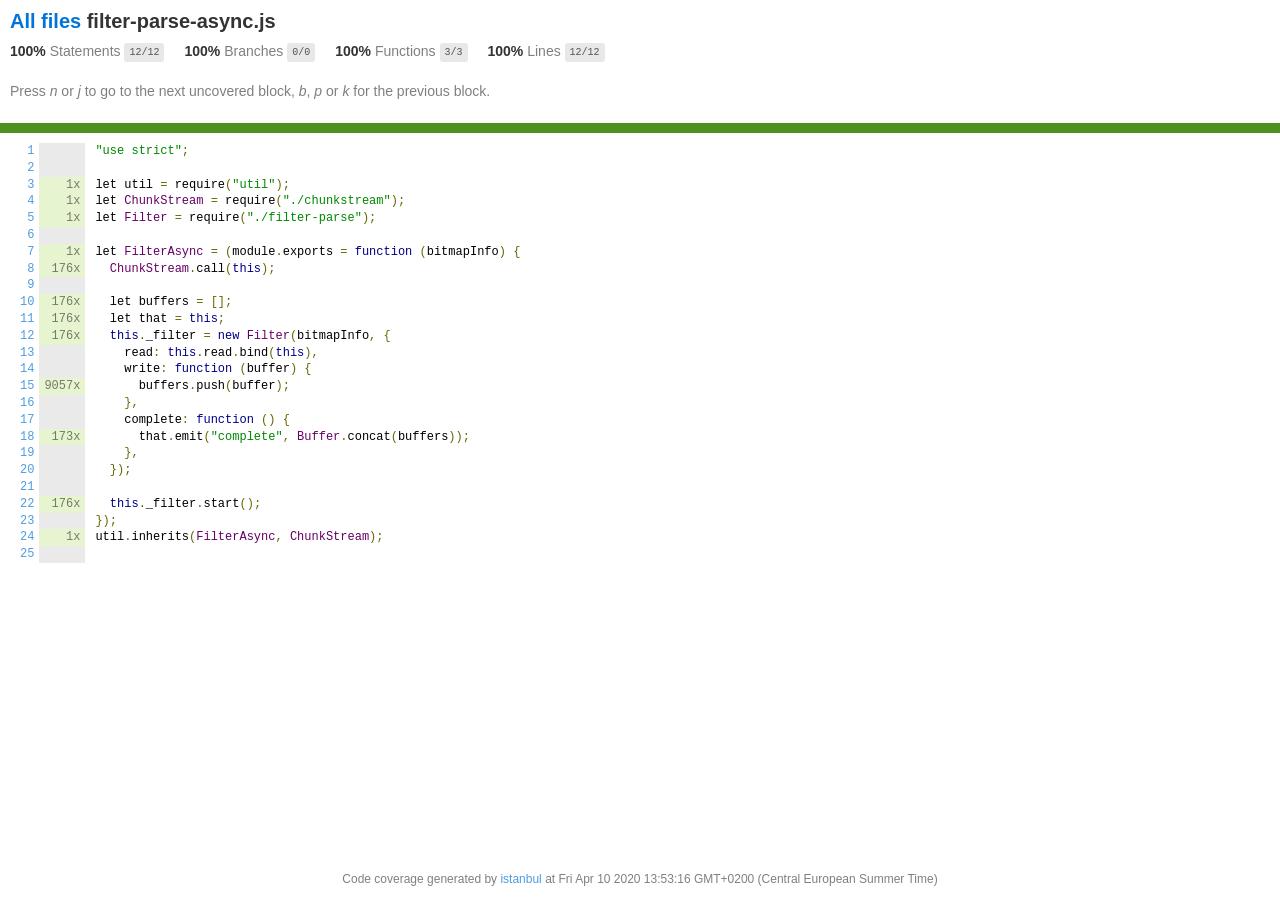
<file: backend/node_modules/pngjs/coverage/lcov-report/filter-parse-async.js.html>
<!doctype html>
<html lang="en">

<head>
    <title>Code coverage report for filter-parse-async.js</title>
    <meta charset="utf-8" />
    <link rel="stylesheet" href="prettify.css" />
    <link rel="stylesheet" href="base.css" />
    <link rel="shortcut icon" type="image/x-icon" href="favicon.png" />
    <meta name="viewport" content="width=device-width, initial-scale=1" />
    <style type='text/css'>
        .coverage-summary .sorter {
            background-image: url(sort-arrow-sprite.png);
        }
    </style>
</head>
    
<body>
<div class='wrapper'>
    <div class='pad1'>
        <h1><a href="index.html">All files</a> filter-parse-async.js</h1>
        <div class='clearfix'>
            
            <div class='fl pad1y space-right2'>
                <span class="strong">100% </span>
                <span class="quiet">Statements</span>
                <span class='fraction'>12/12</span>
            </div>
        
            
            <div class='fl pad1y space-right2'>
                <span class="strong">100% </span>
                <span class="quiet">Branches</span>
                <span class='fraction'>0/0</span>
            </div>
        
            
            <div class='fl pad1y space-right2'>
                <span class="strong">100% </span>
                <span class="quiet">Functions</span>
                <span class='fraction'>3/3</span>
            </div>
        
            
            <div class='fl pad1y space-right2'>
                <span class="strong">100% </span>
                <span class="quiet">Lines</span>
                <span class='fraction'>12/12</span>
            </div>
        
            
        </div>
        <p class="quiet">
            Press <em>n</em> or <em>j</em> to go to the next uncovered block, <em>b</em>, <em>p</em> or <em>k</em> for the previous block.
        </p>
    </div>
    <div class='status-line high'></div>
    <pre><table class="coverage">
<tr><td class="line-count quiet"><a name='L1'></a><a href='#L1'>1</a>
<a name='L2'></a><a href='#L2'>2</a>
<a name='L3'></a><a href='#L3'>3</a>
<a name='L4'></a><a href='#L4'>4</a>
<a name='L5'></a><a href='#L5'>5</a>
<a name='L6'></a><a href='#L6'>6</a>
<a name='L7'></a><a href='#L7'>7</a>
<a name='L8'></a><a href='#L8'>8</a>
<a name='L9'></a><a href='#L9'>9</a>
<a name='L10'></a><a href='#L10'>10</a>
<a name='L11'></a><a href='#L11'>11</a>
<a name='L12'></a><a href='#L12'>12</a>
<a name='L13'></a><a href='#L13'>13</a>
<a name='L14'></a><a href='#L14'>14</a>
<a name='L15'></a><a href='#L15'>15</a>
<a name='L16'></a><a href='#L16'>16</a>
<a name='L17'></a><a href='#L17'>17</a>
<a name='L18'></a><a href='#L18'>18</a>
<a name='L19'></a><a href='#L19'>19</a>
<a name='L20'></a><a href='#L20'>20</a>
<a name='L21'></a><a href='#L21'>21</a>
<a name='L22'></a><a href='#L22'>22</a>
<a name='L23'></a><a href='#L23'>23</a>
<a name='L24'></a><a href='#L24'>24</a>
<a name='L25'></a><a href='#L25'>25</a></td><td class="line-coverage quiet"><span class="cline-any cline-neutral">&nbsp;</span>
<span class="cline-any cline-neutral">&nbsp;</span>
<span class="cline-any cline-yes">1x</span>
<span class="cline-any cline-yes">1x</span>
<span class="cline-any cline-yes">1x</span>
<span class="cline-any cline-neutral">&nbsp;</span>
<span class="cline-any cline-yes">1x</span>
<span class="cline-any cline-yes">176x</span>
<span class="cline-any cline-neutral">&nbsp;</span>
<span class="cline-any cline-yes">176x</span>
<span class="cline-any cline-yes">176x</span>
<span class="cline-any cline-yes">176x</span>
<span class="cline-any cline-neutral">&nbsp;</span>
<span class="cline-any cline-neutral">&nbsp;</span>
<span class="cline-any cline-yes">9057x</span>
<span class="cline-any cline-neutral">&nbsp;</span>
<span class="cline-any cline-neutral">&nbsp;</span>
<span class="cline-any cline-yes">173x</span>
<span class="cline-any cline-neutral">&nbsp;</span>
<span class="cline-any cline-neutral">&nbsp;</span>
<span class="cline-any cline-neutral">&nbsp;</span>
<span class="cline-any cline-yes">176x</span>
<span class="cline-any cline-neutral">&nbsp;</span>
<span class="cline-any cline-yes">1x</span>
<span class="cline-any cline-neutral">&nbsp;</span></td><td class="text"><pre class="prettyprint lang-js">"use strict";
&nbsp;
let util = require("util");
let ChunkStream = require("./chunkstream");
let Filter = require("./filter-parse");
&nbsp;
let FilterAsync = (module.exports = function (bitmapInfo) {
  ChunkStream.call(this);
&nbsp;
  let buffers = [];
  let that = this;
  this._filter = new Filter(bitmapInfo, {
    read: this.read.bind(this),
    write: function (buffer) {
      buffers.push(buffer);
    },
    complete: function () {
      that.emit("complete", Buffer.concat(buffers));
    },
  });
&nbsp;
  this._filter.start();
});
util.inherits(FilterAsync, ChunkStream);
&nbsp;</pre></td></tr></table></pre>

                <div class='push'></div><!-- for sticky footer -->
            </div><!-- /wrapper -->
            <div class='footer quiet pad2 space-top1 center small'>
                Code coverage generated by
                <a href="https://istanbul.js.org/" target="_blank">istanbul</a>
                at Fri Apr 10 2020 13:53:16 GMT+0200 (Central European Summer Time)
            </div>
        </div>
        <script src="prettify.js"></script>
        <script>
            window.onload = function () {
                prettyPrint();
            };
        </script>
        <script src="sorter.js"></script>
        <script src="block-navigation.js"></script>
    </body>
</html>
</file>
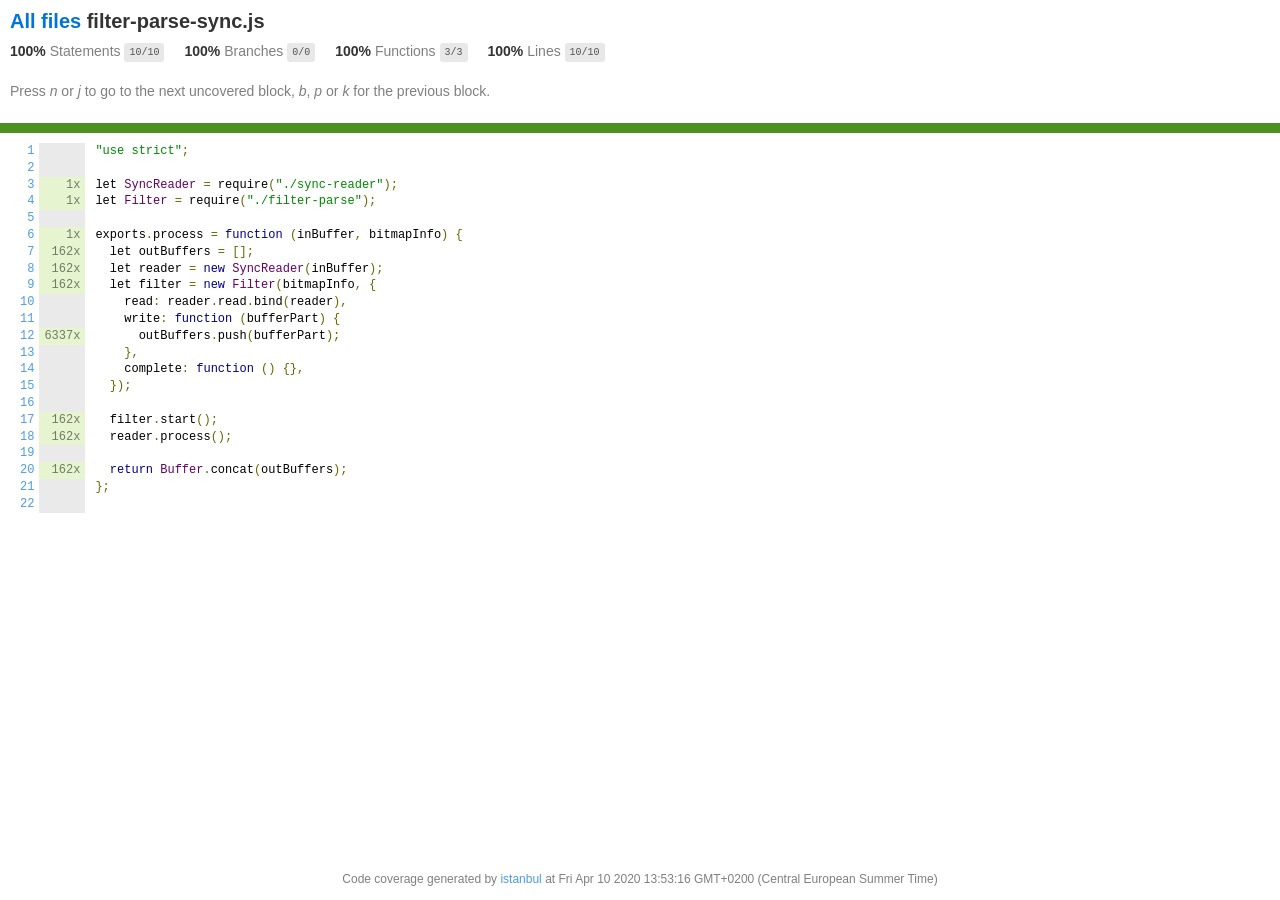
<file: backend/node_modules/pngjs/coverage/lcov-report/filter-parse-sync.js.html>
<!doctype html>
<html lang="en">

<head>
    <title>Code coverage report for filter-parse-sync.js</title>
    <meta charset="utf-8" />
    <link rel="stylesheet" href="prettify.css" />
    <link rel="stylesheet" href="base.css" />
    <link rel="shortcut icon" type="image/x-icon" href="favicon.png" />
    <meta name="viewport" content="width=device-width, initial-scale=1" />
    <style type='text/css'>
        .coverage-summary .sorter {
            background-image: url(sort-arrow-sprite.png);
        }
    </style>
</head>
    
<body>
<div class='wrapper'>
    <div class='pad1'>
        <h1><a href="index.html">All files</a> filter-parse-sync.js</h1>
        <div class='clearfix'>
            
            <div class='fl pad1y space-right2'>
                <span class="strong">100% </span>
                <span class="quiet">Statements</span>
                <span class='fraction'>10/10</span>
            </div>
        
            
            <div class='fl pad1y space-right2'>
                <span class="strong">100% </span>
                <span class="quiet">Branches</span>
                <span class='fraction'>0/0</span>
            </div>
        
            
            <div class='fl pad1y space-right2'>
                <span class="strong">100% </span>
                <span class="quiet">Functions</span>
                <span class='fraction'>3/3</span>
            </div>
        
            
            <div class='fl pad1y space-right2'>
                <span class="strong">100% </span>
                <span class="quiet">Lines</span>
                <span class='fraction'>10/10</span>
            </div>
        
            
        </div>
        <p class="quiet">
            Press <em>n</em> or <em>j</em> to go to the next uncovered block, <em>b</em>, <em>p</em> or <em>k</em> for the previous block.
        </p>
    </div>
    <div class='status-line high'></div>
    <pre><table class="coverage">
<tr><td class="line-count quiet"><a name='L1'></a><a href='#L1'>1</a>
<a name='L2'></a><a href='#L2'>2</a>
<a name='L3'></a><a href='#L3'>3</a>
<a name='L4'></a><a href='#L4'>4</a>
<a name='L5'></a><a href='#L5'>5</a>
<a name='L6'></a><a href='#L6'>6</a>
<a name='L7'></a><a href='#L7'>7</a>
<a name='L8'></a><a href='#L8'>8</a>
<a name='L9'></a><a href='#L9'>9</a>
<a name='L10'></a><a href='#L10'>10</a>
<a name='L11'></a><a href='#L11'>11</a>
<a name='L12'></a><a href='#L12'>12</a>
<a name='L13'></a><a href='#L13'>13</a>
<a name='L14'></a><a href='#L14'>14</a>
<a name='L15'></a><a href='#L15'>15</a>
<a name='L16'></a><a href='#L16'>16</a>
<a name='L17'></a><a href='#L17'>17</a>
<a name='L18'></a><a href='#L18'>18</a>
<a name='L19'></a><a href='#L19'>19</a>
<a name='L20'></a><a href='#L20'>20</a>
<a name='L21'></a><a href='#L21'>21</a>
<a name='L22'></a><a href='#L22'>22</a></td><td class="line-coverage quiet"><span class="cline-any cline-neutral">&nbsp;</span>
<span class="cline-any cline-neutral">&nbsp;</span>
<span class="cline-any cline-yes">1x</span>
<span class="cline-any cline-yes">1x</span>
<span class="cline-any cline-neutral">&nbsp;</span>
<span class="cline-any cline-yes">1x</span>
<span class="cline-any cline-yes">162x</span>
<span class="cline-any cline-yes">162x</span>
<span class="cline-any cline-yes">162x</span>
<span class="cline-any cline-neutral">&nbsp;</span>
<span class="cline-any cline-neutral">&nbsp;</span>
<span class="cline-any cline-yes">6337x</span>
<span class="cline-any cline-neutral">&nbsp;</span>
<span class="cline-any cline-neutral">&nbsp;</span>
<span class="cline-any cline-neutral">&nbsp;</span>
<span class="cline-any cline-neutral">&nbsp;</span>
<span class="cline-any cline-yes">162x</span>
<span class="cline-any cline-yes">162x</span>
<span class="cline-any cline-neutral">&nbsp;</span>
<span class="cline-any cline-yes">162x</span>
<span class="cline-any cline-neutral">&nbsp;</span>
<span class="cline-any cline-neutral">&nbsp;</span></td><td class="text"><pre class="prettyprint lang-js">"use strict";
&nbsp;
let SyncReader = require("./sync-reader");
let Filter = require("./filter-parse");
&nbsp;
exports.process = function (inBuffer, bitmapInfo) {
  let outBuffers = [];
  let reader = new SyncReader(inBuffer);
  let filter = new Filter(bitmapInfo, {
    read: reader.read.bind(reader),
    write: function (bufferPart) {
      outBuffers.push(bufferPart);
    },
    complete: function () {},
  });
&nbsp;
  filter.start();
  reader.process();
&nbsp;
  return Buffer.concat(outBuffers);
};
&nbsp;</pre></td></tr></table></pre>

                <div class='push'></div><!-- for sticky footer -->
            </div><!-- /wrapper -->
            <div class='footer quiet pad2 space-top1 center small'>
                Code coverage generated by
                <a href="https://istanbul.js.org/" target="_blank">istanbul</a>
                at Fri Apr 10 2020 13:53:16 GMT+0200 (Central European Summer Time)
            </div>
        </div>
        <script src="prettify.js"></script>
        <script>
            window.onload = function () {
                prettyPrint();
            };
        </script>
        <script src="sorter.js"></script>
        <script src="block-navigation.js"></script>
    </body>
</html>
</file>
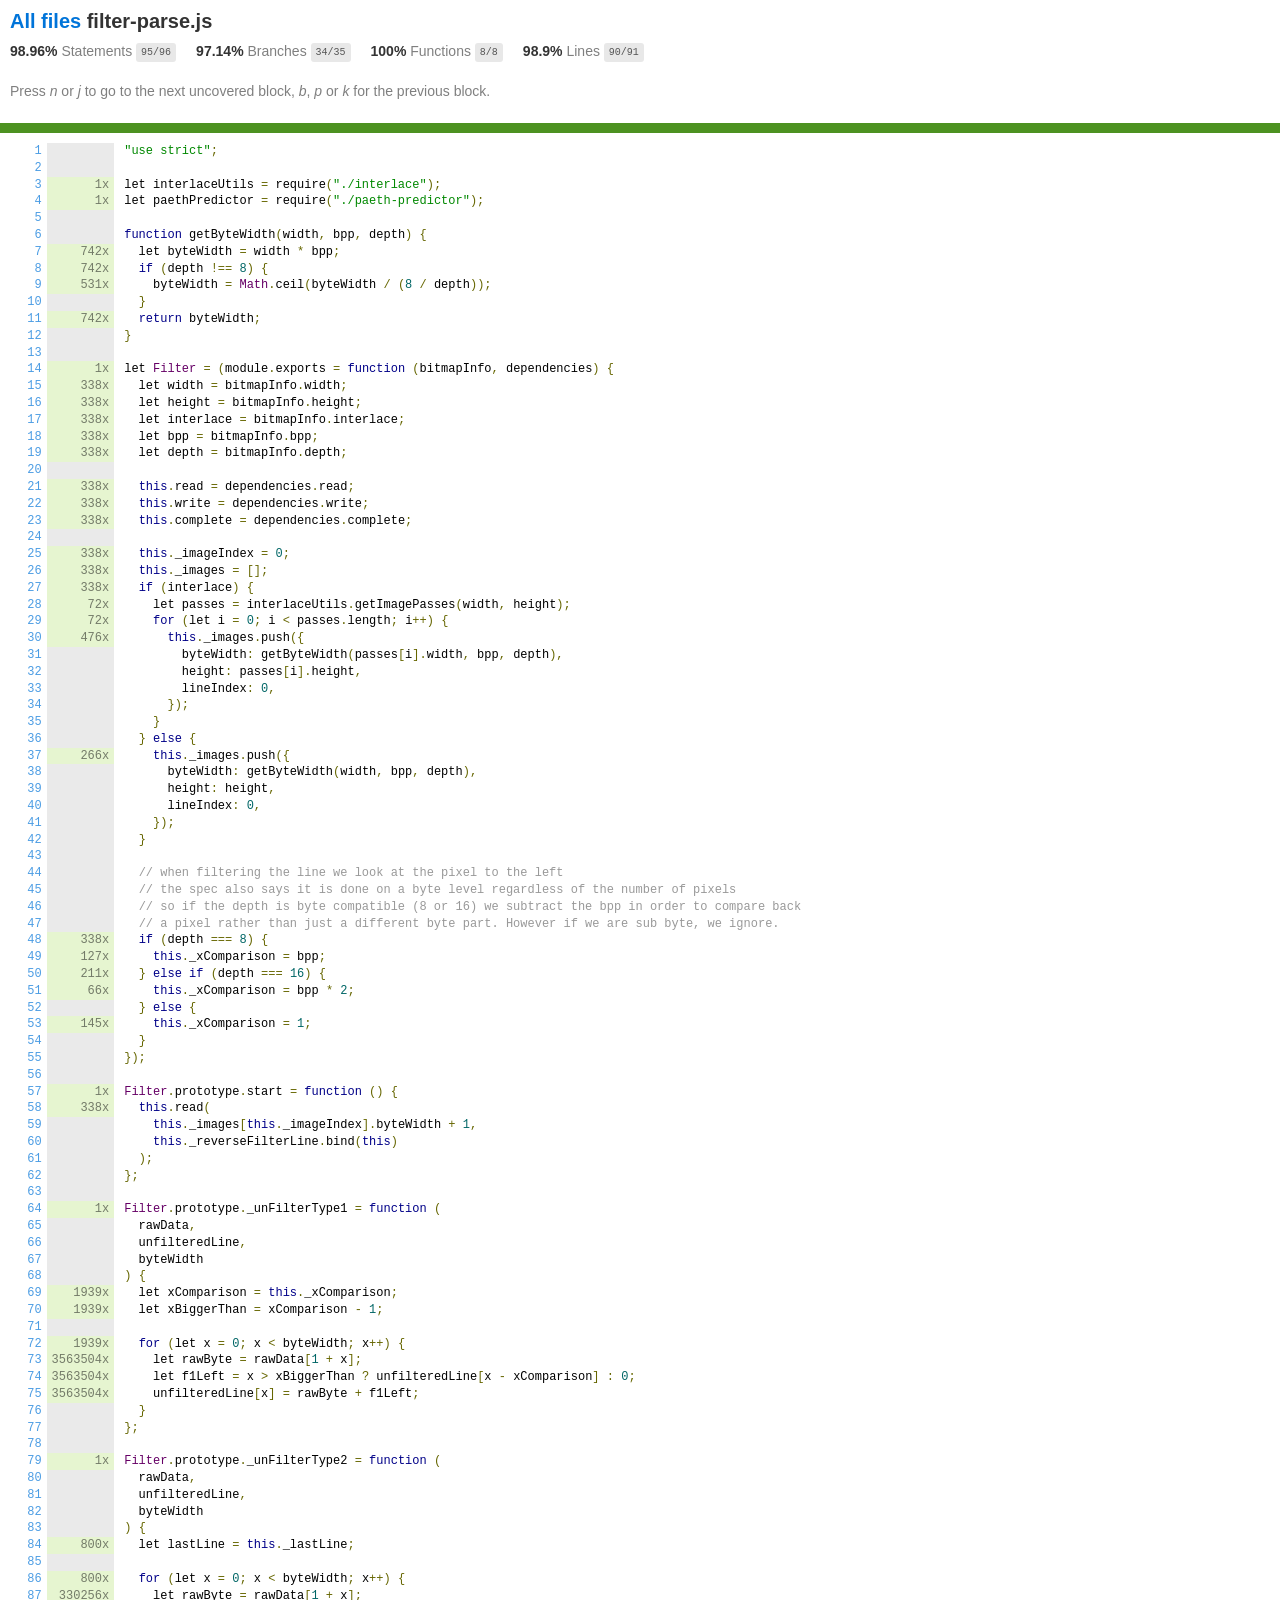
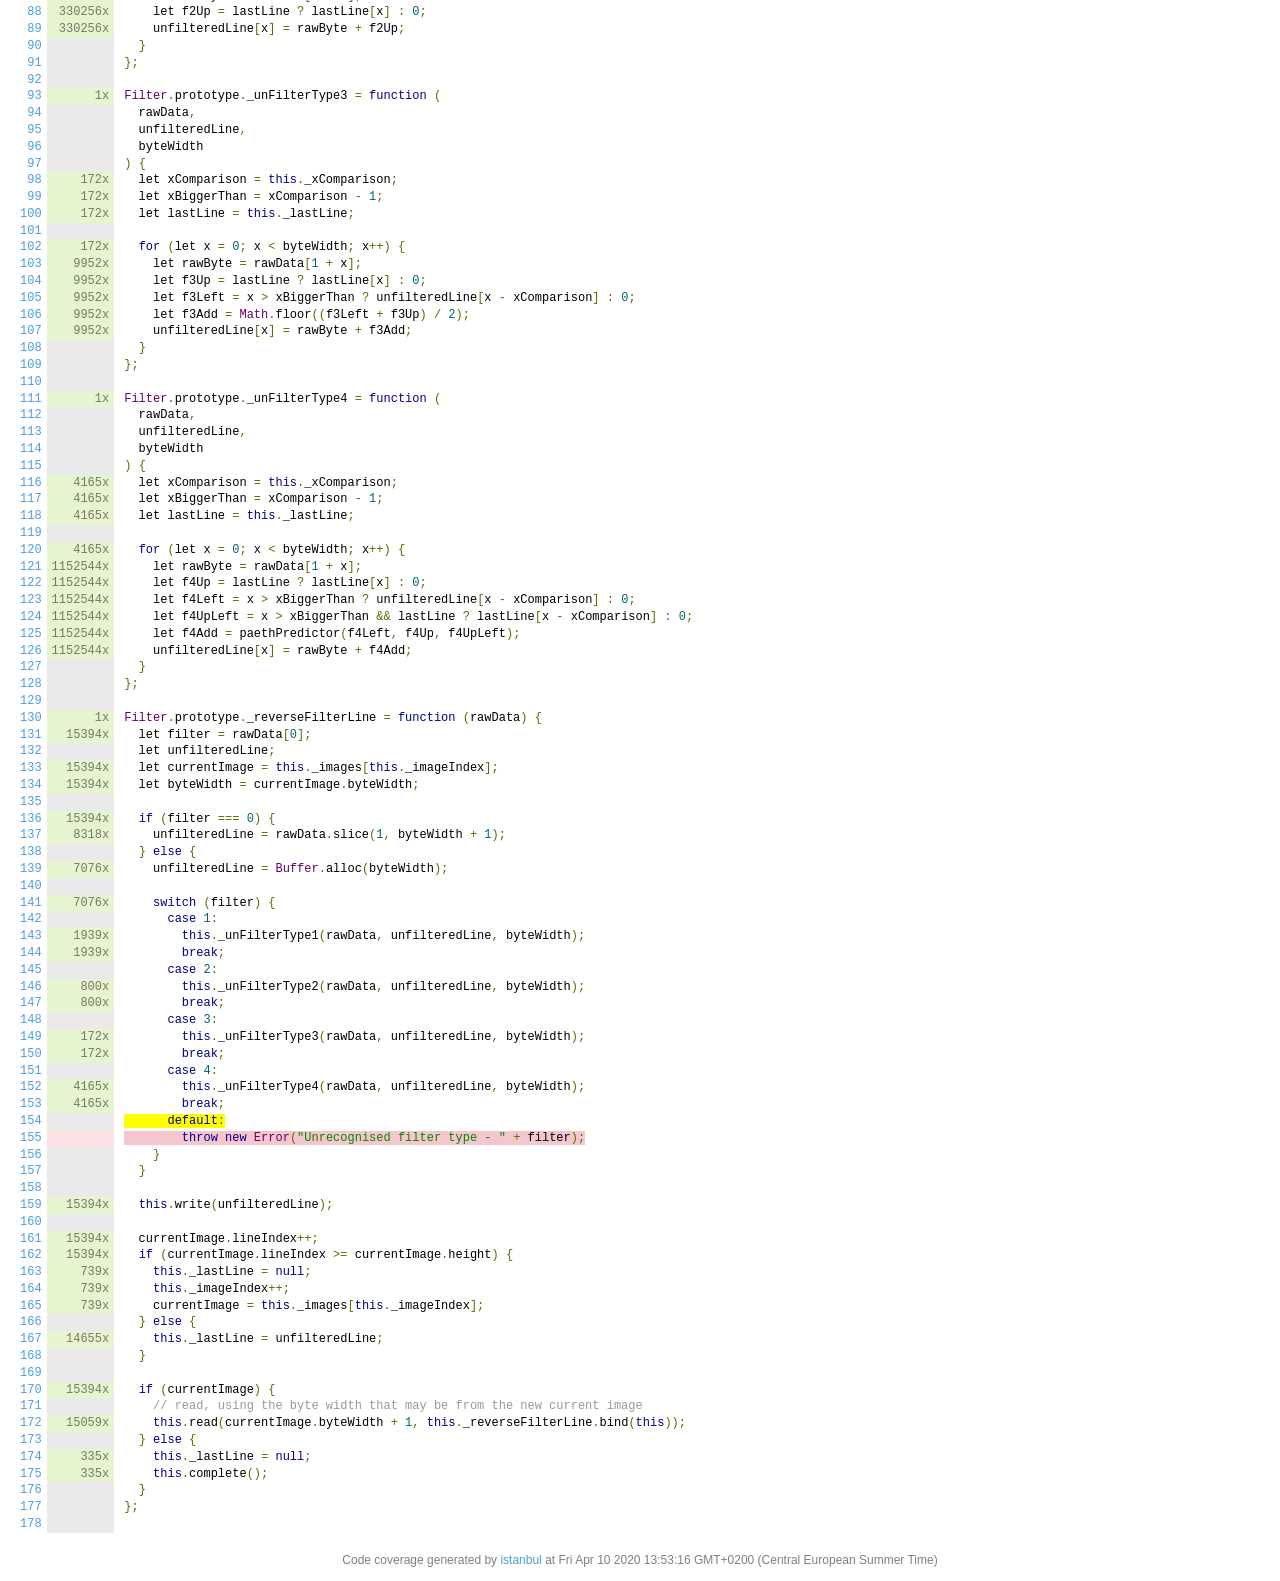
<file: backend/node_modules/pngjs/coverage/lcov-report/filter-parse.js.html>
<!doctype html>
<html lang="en">

<head>
    <title>Code coverage report for filter-parse.js</title>
    <meta charset="utf-8" />
    <link rel="stylesheet" href="prettify.css" />
    <link rel="stylesheet" href="base.css" />
    <link rel="shortcut icon" type="image/x-icon" href="favicon.png" />
    <meta name="viewport" content="width=device-width, initial-scale=1" />
    <style type='text/css'>
        .coverage-summary .sorter {
            background-image: url(sort-arrow-sprite.png);
        }
    </style>
</head>
    
<body>
<div class='wrapper'>
    <div class='pad1'>
        <h1><a href="index.html">All files</a> filter-parse.js</h1>
        <div class='clearfix'>
            
            <div class='fl pad1y space-right2'>
                <span class="strong">98.96% </span>
                <span class="quiet">Statements</span>
                <span class='fraction'>95/96</span>
            </div>
        
            
            <div class='fl pad1y space-right2'>
                <span class="strong">97.14% </span>
                <span class="quiet">Branches</span>
                <span class='fraction'>34/35</span>
            </div>
        
            
            <div class='fl pad1y space-right2'>
                <span class="strong">100% </span>
                <span class="quiet">Functions</span>
                <span class='fraction'>8/8</span>
            </div>
        
            
            <div class='fl pad1y space-right2'>
                <span class="strong">98.9% </span>
                <span class="quiet">Lines</span>
                <span class='fraction'>90/91</span>
            </div>
        
            
        </div>
        <p class="quiet">
            Press <em>n</em> or <em>j</em> to go to the next uncovered block, <em>b</em>, <em>p</em> or <em>k</em> for the previous block.
        </p>
    </div>
    <div class='status-line high'></div>
    <pre><table class="coverage">
<tr><td class="line-count quiet"><a name='L1'></a><a href='#L1'>1</a>
<a name='L2'></a><a href='#L2'>2</a>
<a name='L3'></a><a href='#L3'>3</a>
<a name='L4'></a><a href='#L4'>4</a>
<a name='L5'></a><a href='#L5'>5</a>
<a name='L6'></a><a href='#L6'>6</a>
<a name='L7'></a><a href='#L7'>7</a>
<a name='L8'></a><a href='#L8'>8</a>
<a name='L9'></a><a href='#L9'>9</a>
<a name='L10'></a><a href='#L10'>10</a>
<a name='L11'></a><a href='#L11'>11</a>
<a name='L12'></a><a href='#L12'>12</a>
<a name='L13'></a><a href='#L13'>13</a>
<a name='L14'></a><a href='#L14'>14</a>
<a name='L15'></a><a href='#L15'>15</a>
<a name='L16'></a><a href='#L16'>16</a>
<a name='L17'></a><a href='#L17'>17</a>
<a name='L18'></a><a href='#L18'>18</a>
<a name='L19'></a><a href='#L19'>19</a>
<a name='L20'></a><a href='#L20'>20</a>
<a name='L21'></a><a href='#L21'>21</a>
<a name='L22'></a><a href='#L22'>22</a>
<a name='L23'></a><a href='#L23'>23</a>
<a name='L24'></a><a href='#L24'>24</a>
<a name='L25'></a><a href='#L25'>25</a>
<a name='L26'></a><a href='#L26'>26</a>
<a name='L27'></a><a href='#L27'>27</a>
<a name='L28'></a><a href='#L28'>28</a>
<a name='L29'></a><a href='#L29'>29</a>
<a name='L30'></a><a href='#L30'>30</a>
<a name='L31'></a><a href='#L31'>31</a>
<a name='L32'></a><a href='#L32'>32</a>
<a name='L33'></a><a href='#L33'>33</a>
<a name='L34'></a><a href='#L34'>34</a>
<a name='L35'></a><a href='#L35'>35</a>
<a name='L36'></a><a href='#L36'>36</a>
<a name='L37'></a><a href='#L37'>37</a>
<a name='L38'></a><a href='#L38'>38</a>
<a name='L39'></a><a href='#L39'>39</a>
<a name='L40'></a><a href='#L40'>40</a>
<a name='L41'></a><a href='#L41'>41</a>
<a name='L42'></a><a href='#L42'>42</a>
<a name='L43'></a><a href='#L43'>43</a>
<a name='L44'></a><a href='#L44'>44</a>
<a name='L45'></a><a href='#L45'>45</a>
<a name='L46'></a><a href='#L46'>46</a>
<a name='L47'></a><a href='#L47'>47</a>
<a name='L48'></a><a href='#L48'>48</a>
<a name='L49'></a><a href='#L49'>49</a>
<a name='L50'></a><a href='#L50'>50</a>
<a name='L51'></a><a href='#L51'>51</a>
<a name='L52'></a><a href='#L52'>52</a>
<a name='L53'></a><a href='#L53'>53</a>
<a name='L54'></a><a href='#L54'>54</a>
<a name='L55'></a><a href='#L55'>55</a>
<a name='L56'></a><a href='#L56'>56</a>
<a name='L57'></a><a href='#L57'>57</a>
<a name='L58'></a><a href='#L58'>58</a>
<a name='L59'></a><a href='#L59'>59</a>
<a name='L60'></a><a href='#L60'>60</a>
<a name='L61'></a><a href='#L61'>61</a>
<a name='L62'></a><a href='#L62'>62</a>
<a name='L63'></a><a href='#L63'>63</a>
<a name='L64'></a><a href='#L64'>64</a>
<a name='L65'></a><a href='#L65'>65</a>
<a name='L66'></a><a href='#L66'>66</a>
<a name='L67'></a><a href='#L67'>67</a>
<a name='L68'></a><a href='#L68'>68</a>
<a name='L69'></a><a href='#L69'>69</a>
<a name='L70'></a><a href='#L70'>70</a>
<a name='L71'></a><a href='#L71'>71</a>
<a name='L72'></a><a href='#L72'>72</a>
<a name='L73'></a><a href='#L73'>73</a>
<a name='L74'></a><a href='#L74'>74</a>
<a name='L75'></a><a href='#L75'>75</a>
<a name='L76'></a><a href='#L76'>76</a>
<a name='L77'></a><a href='#L77'>77</a>
<a name='L78'></a><a href='#L78'>78</a>
<a name='L79'></a><a href='#L79'>79</a>
<a name='L80'></a><a href='#L80'>80</a>
<a name='L81'></a><a href='#L81'>81</a>
<a name='L82'></a><a href='#L82'>82</a>
<a name='L83'></a><a href='#L83'>83</a>
<a name='L84'></a><a href='#L84'>84</a>
<a name='L85'></a><a href='#L85'>85</a>
<a name='L86'></a><a href='#L86'>86</a>
<a name='L87'></a><a href='#L87'>87</a>
<a name='L88'></a><a href='#L88'>88</a>
<a name='L89'></a><a href='#L89'>89</a>
<a name='L90'></a><a href='#L90'>90</a>
<a name='L91'></a><a href='#L91'>91</a>
<a name='L92'></a><a href='#L92'>92</a>
<a name='L93'></a><a href='#L93'>93</a>
<a name='L94'></a><a href='#L94'>94</a>
<a name='L95'></a><a href='#L95'>95</a>
<a name='L96'></a><a href='#L96'>96</a>
<a name='L97'></a><a href='#L97'>97</a>
<a name='L98'></a><a href='#L98'>98</a>
<a name='L99'></a><a href='#L99'>99</a>
<a name='L100'></a><a href='#L100'>100</a>
<a name='L101'></a><a href='#L101'>101</a>
<a name='L102'></a><a href='#L102'>102</a>
<a name='L103'></a><a href='#L103'>103</a>
<a name='L104'></a><a href='#L104'>104</a>
<a name='L105'></a><a href='#L105'>105</a>
<a name='L106'></a><a href='#L106'>106</a>
<a name='L107'></a><a href='#L107'>107</a>
<a name='L108'></a><a href='#L108'>108</a>
<a name='L109'></a><a href='#L109'>109</a>
<a name='L110'></a><a href='#L110'>110</a>
<a name='L111'></a><a href='#L111'>111</a>
<a name='L112'></a><a href='#L112'>112</a>
<a name='L113'></a><a href='#L113'>113</a>
<a name='L114'></a><a href='#L114'>114</a>
<a name='L115'></a><a href='#L115'>115</a>
<a name='L116'></a><a href='#L116'>116</a>
<a name='L117'></a><a href='#L117'>117</a>
<a name='L118'></a><a href='#L118'>118</a>
<a name='L119'></a><a href='#L119'>119</a>
<a name='L120'></a><a href='#L120'>120</a>
<a name='L121'></a><a href='#L121'>121</a>
<a name='L122'></a><a href='#L122'>122</a>
<a name='L123'></a><a href='#L123'>123</a>
<a name='L124'></a><a href='#L124'>124</a>
<a name='L125'></a><a href='#L125'>125</a>
<a name='L126'></a><a href='#L126'>126</a>
<a name='L127'></a><a href='#L127'>127</a>
<a name='L128'></a><a href='#L128'>128</a>
<a name='L129'></a><a href='#L129'>129</a>
<a name='L130'></a><a href='#L130'>130</a>
<a name='L131'></a><a href='#L131'>131</a>
<a name='L132'></a><a href='#L132'>132</a>
<a name='L133'></a><a href='#L133'>133</a>
<a name='L134'></a><a href='#L134'>134</a>
<a name='L135'></a><a href='#L135'>135</a>
<a name='L136'></a><a href='#L136'>136</a>
<a name='L137'></a><a href='#L137'>137</a>
<a name='L138'></a><a href='#L138'>138</a>
<a name='L139'></a><a href='#L139'>139</a>
<a name='L140'></a><a href='#L140'>140</a>
<a name='L141'></a><a href='#L141'>141</a>
<a name='L142'></a><a href='#L142'>142</a>
<a name='L143'></a><a href='#L143'>143</a>
<a name='L144'></a><a href='#L144'>144</a>
<a name='L145'></a><a href='#L145'>145</a>
<a name='L146'></a><a href='#L146'>146</a>
<a name='L147'></a><a href='#L147'>147</a>
<a name='L148'></a><a href='#L148'>148</a>
<a name='L149'></a><a href='#L149'>149</a>
<a name='L150'></a><a href='#L150'>150</a>
<a name='L151'></a><a href='#L151'>151</a>
<a name='L152'></a><a href='#L152'>152</a>
<a name='L153'></a><a href='#L153'>153</a>
<a name='L154'></a><a href='#L154'>154</a>
<a name='L155'></a><a href='#L155'>155</a>
<a name='L156'></a><a href='#L156'>156</a>
<a name='L157'></a><a href='#L157'>157</a>
<a name='L158'></a><a href='#L158'>158</a>
<a name='L159'></a><a href='#L159'>159</a>
<a name='L160'></a><a href='#L160'>160</a>
<a name='L161'></a><a href='#L161'>161</a>
<a name='L162'></a><a href='#L162'>162</a>
<a name='L163'></a><a href='#L163'>163</a>
<a name='L164'></a><a href='#L164'>164</a>
<a name='L165'></a><a href='#L165'>165</a>
<a name='L166'></a><a href='#L166'>166</a>
<a name='L167'></a><a href='#L167'>167</a>
<a name='L168'></a><a href='#L168'>168</a>
<a name='L169'></a><a href='#L169'>169</a>
<a name='L170'></a><a href='#L170'>170</a>
<a name='L171'></a><a href='#L171'>171</a>
<a name='L172'></a><a href='#L172'>172</a>
<a name='L173'></a><a href='#L173'>173</a>
<a name='L174'></a><a href='#L174'>174</a>
<a name='L175'></a><a href='#L175'>175</a>
<a name='L176'></a><a href='#L176'>176</a>
<a name='L177'></a><a href='#L177'>177</a>
<a name='L178'></a><a href='#L178'>178</a></td><td class="line-coverage quiet"><span class="cline-any cline-neutral">&nbsp;</span>
<span class="cline-any cline-neutral">&nbsp;</span>
<span class="cline-any cline-yes">1x</span>
<span class="cline-any cline-yes">1x</span>
<span class="cline-any cline-neutral">&nbsp;</span>
<span class="cline-any cline-neutral">&nbsp;</span>
<span class="cline-any cline-yes">742x</span>
<span class="cline-any cline-yes">742x</span>
<span class="cline-any cline-yes">531x</span>
<span class="cline-any cline-neutral">&nbsp;</span>
<span class="cline-any cline-yes">742x</span>
<span class="cline-any cline-neutral">&nbsp;</span>
<span class="cline-any cline-neutral">&nbsp;</span>
<span class="cline-any cline-yes">1x</span>
<span class="cline-any cline-yes">338x</span>
<span class="cline-any cline-yes">338x</span>
<span class="cline-any cline-yes">338x</span>
<span class="cline-any cline-yes">338x</span>
<span class="cline-any cline-yes">338x</span>
<span class="cline-any cline-neutral">&nbsp;</span>
<span class="cline-any cline-yes">338x</span>
<span class="cline-any cline-yes">338x</span>
<span class="cline-any cline-yes">338x</span>
<span class="cline-any cline-neutral">&nbsp;</span>
<span class="cline-any cline-yes">338x</span>
<span class="cline-any cline-yes">338x</span>
<span class="cline-any cline-yes">338x</span>
<span class="cline-any cline-yes">72x</span>
<span class="cline-any cline-yes">72x</span>
<span class="cline-any cline-yes">476x</span>
<span class="cline-any cline-neutral">&nbsp;</span>
<span class="cline-any cline-neutral">&nbsp;</span>
<span class="cline-any cline-neutral">&nbsp;</span>
<span class="cline-any cline-neutral">&nbsp;</span>
<span class="cline-any cline-neutral">&nbsp;</span>
<span class="cline-any cline-neutral">&nbsp;</span>
<span class="cline-any cline-yes">266x</span>
<span class="cline-any cline-neutral">&nbsp;</span>
<span class="cline-any cline-neutral">&nbsp;</span>
<span class="cline-any cline-neutral">&nbsp;</span>
<span class="cline-any cline-neutral">&nbsp;</span>
<span class="cline-any cline-neutral">&nbsp;</span>
<span class="cline-any cline-neutral">&nbsp;</span>
<span class="cline-any cline-neutral">&nbsp;</span>
<span class="cline-any cline-neutral">&nbsp;</span>
<span class="cline-any cline-neutral">&nbsp;</span>
<span class="cline-any cline-neutral">&nbsp;</span>
<span class="cline-any cline-yes">338x</span>
<span class="cline-any cline-yes">127x</span>
<span class="cline-any cline-yes">211x</span>
<span class="cline-any cline-yes">66x</span>
<span class="cline-any cline-neutral">&nbsp;</span>
<span class="cline-any cline-yes">145x</span>
<span class="cline-any cline-neutral">&nbsp;</span>
<span class="cline-any cline-neutral">&nbsp;</span>
<span class="cline-any cline-neutral">&nbsp;</span>
<span class="cline-any cline-yes">1x</span>
<span class="cline-any cline-yes">338x</span>
<span class="cline-any cline-neutral">&nbsp;</span>
<span class="cline-any cline-neutral">&nbsp;</span>
<span class="cline-any cline-neutral">&nbsp;</span>
<span class="cline-any cline-neutral">&nbsp;</span>
<span class="cline-any cline-neutral">&nbsp;</span>
<span class="cline-any cline-yes">1x</span>
<span class="cline-any cline-neutral">&nbsp;</span>
<span class="cline-any cline-neutral">&nbsp;</span>
<span class="cline-any cline-neutral">&nbsp;</span>
<span class="cline-any cline-neutral">&nbsp;</span>
<span class="cline-any cline-yes">1939x</span>
<span class="cline-any cline-yes">1939x</span>
<span class="cline-any cline-neutral">&nbsp;</span>
<span class="cline-any cline-yes">1939x</span>
<span class="cline-any cline-yes">3563504x</span>
<span class="cline-any cline-yes">3563504x</span>
<span class="cline-any cline-yes">3563504x</span>
<span class="cline-any cline-neutral">&nbsp;</span>
<span class="cline-any cline-neutral">&nbsp;</span>
<span class="cline-any cline-neutral">&nbsp;</span>
<span class="cline-any cline-yes">1x</span>
<span class="cline-any cline-neutral">&nbsp;</span>
<span class="cline-any cline-neutral">&nbsp;</span>
<span class="cline-any cline-neutral">&nbsp;</span>
<span class="cline-any cline-neutral">&nbsp;</span>
<span class="cline-any cline-yes">800x</span>
<span class="cline-any cline-neutral">&nbsp;</span>
<span class="cline-any cline-yes">800x</span>
<span class="cline-any cline-yes">330256x</span>
<span class="cline-any cline-yes">330256x</span>
<span class="cline-any cline-yes">330256x</span>
<span class="cline-any cline-neutral">&nbsp;</span>
<span class="cline-any cline-neutral">&nbsp;</span>
<span class="cline-any cline-neutral">&nbsp;</span>
<span class="cline-any cline-yes">1x</span>
<span class="cline-any cline-neutral">&nbsp;</span>
<span class="cline-any cline-neutral">&nbsp;</span>
<span class="cline-any cline-neutral">&nbsp;</span>
<span class="cline-any cline-neutral">&nbsp;</span>
<span class="cline-any cline-yes">172x</span>
<span class="cline-any cline-yes">172x</span>
<span class="cline-any cline-yes">172x</span>
<span class="cline-any cline-neutral">&nbsp;</span>
<span class="cline-any cline-yes">172x</span>
<span class="cline-any cline-yes">9952x</span>
<span class="cline-any cline-yes">9952x</span>
<span class="cline-any cline-yes">9952x</span>
<span class="cline-any cline-yes">9952x</span>
<span class="cline-any cline-yes">9952x</span>
<span class="cline-any cline-neutral">&nbsp;</span>
<span class="cline-any cline-neutral">&nbsp;</span>
<span class="cline-any cline-neutral">&nbsp;</span>
<span class="cline-any cline-yes">1x</span>
<span class="cline-any cline-neutral">&nbsp;</span>
<span class="cline-any cline-neutral">&nbsp;</span>
<span class="cline-any cline-neutral">&nbsp;</span>
<span class="cline-any cline-neutral">&nbsp;</span>
<span class="cline-any cline-yes">4165x</span>
<span class="cline-any cline-yes">4165x</span>
<span class="cline-any cline-yes">4165x</span>
<span class="cline-any cline-neutral">&nbsp;</span>
<span class="cline-any cline-yes">4165x</span>
<span class="cline-any cline-yes">1152544x</span>
<span class="cline-any cline-yes">1152544x</span>
<span class="cline-any cline-yes">1152544x</span>
<span class="cline-any cline-yes">1152544x</span>
<span class="cline-any cline-yes">1152544x</span>
<span class="cline-any cline-yes">1152544x</span>
<span class="cline-any cline-neutral">&nbsp;</span>
<span class="cline-any cline-neutral">&nbsp;</span>
<span class="cline-any cline-neutral">&nbsp;</span>
<span class="cline-any cline-yes">1x</span>
<span class="cline-any cline-yes">15394x</span>
<span class="cline-any cline-neutral">&nbsp;</span>
<span class="cline-any cline-yes">15394x</span>
<span class="cline-any cline-yes">15394x</span>
<span class="cline-any cline-neutral">&nbsp;</span>
<span class="cline-any cline-yes">15394x</span>
<span class="cline-any cline-yes">8318x</span>
<span class="cline-any cline-neutral">&nbsp;</span>
<span class="cline-any cline-yes">7076x</span>
<span class="cline-any cline-neutral">&nbsp;</span>
<span class="cline-any cline-yes">7076x</span>
<span class="cline-any cline-neutral">&nbsp;</span>
<span class="cline-any cline-yes">1939x</span>
<span class="cline-any cline-yes">1939x</span>
<span class="cline-any cline-neutral">&nbsp;</span>
<span class="cline-any cline-yes">800x</span>
<span class="cline-any cline-yes">800x</span>
<span class="cline-any cline-neutral">&nbsp;</span>
<span class="cline-any cline-yes">172x</span>
<span class="cline-any cline-yes">172x</span>
<span class="cline-any cline-neutral">&nbsp;</span>
<span class="cline-any cline-yes">4165x</span>
<span class="cline-any cline-yes">4165x</span>
<span class="cline-any cline-neutral">&nbsp;</span>
<span class="cline-any cline-no">&nbsp;</span>
<span class="cline-any cline-neutral">&nbsp;</span>
<span class="cline-any cline-neutral">&nbsp;</span>
<span class="cline-any cline-neutral">&nbsp;</span>
<span class="cline-any cline-yes">15394x</span>
<span class="cline-any cline-neutral">&nbsp;</span>
<span class="cline-any cline-yes">15394x</span>
<span class="cline-any cline-yes">15394x</span>
<span class="cline-any cline-yes">739x</span>
<span class="cline-any cline-yes">739x</span>
<span class="cline-any cline-yes">739x</span>
<span class="cline-any cline-neutral">&nbsp;</span>
<span class="cline-any cline-yes">14655x</span>
<span class="cline-any cline-neutral">&nbsp;</span>
<span class="cline-any cline-neutral">&nbsp;</span>
<span class="cline-any cline-yes">15394x</span>
<span class="cline-any cline-neutral">&nbsp;</span>
<span class="cline-any cline-yes">15059x</span>
<span class="cline-any cline-neutral">&nbsp;</span>
<span class="cline-any cline-yes">335x</span>
<span class="cline-any cline-yes">335x</span>
<span class="cline-any cline-neutral">&nbsp;</span>
<span class="cline-any cline-neutral">&nbsp;</span>
<span class="cline-any cline-neutral">&nbsp;</span></td><td class="text"><pre class="prettyprint lang-js">"use strict";
&nbsp;
let interlaceUtils = require("./interlace");
let paethPredictor = require("./paeth-predictor");
&nbsp;
function getByteWidth(width, bpp, depth) {
  let byteWidth = width * bpp;
  if (depth !== 8) {
    byteWidth = Math.ceil(byteWidth / (8 / depth));
  }
  return byteWidth;
}
&nbsp;
let Filter = (module.exports = function (bitmapInfo, dependencies) {
  let width = bitmapInfo.width;
  let height = bitmapInfo.height;
  let interlace = bitmapInfo.interlace;
  let bpp = bitmapInfo.bpp;
  let depth = bitmapInfo.depth;
&nbsp;
  this.read = dependencies.read;
  this.write = dependencies.write;
  this.complete = dependencies.complete;
&nbsp;
  this._imageIndex = 0;
  this._images = [];
  if (interlace) {
    let passes = interlaceUtils.getImagePasses(width, height);
    for (let i = 0; i &lt; passes.length; i++) {
      this._images.push({
        byteWidth: getByteWidth(passes[i].width, bpp, depth),
        height: passes[i].height,
        lineIndex: 0,
      });
    }
  } else {
    this._images.push({
      byteWidth: getByteWidth(width, bpp, depth),
      height: height,
      lineIndex: 0,
    });
  }
&nbsp;
  // when filtering the line we look at the pixel to the left
  // the spec also says it is done on a byte level regardless of the number of pixels
  // so if the depth is byte compatible (8 or 16) we subtract the bpp in order to compare back
  // a pixel rather than just a different byte part. However if we are sub byte, we ignore.
  if (depth === 8) {
    this._xComparison = bpp;
  } else if (depth === 16) {
    this._xComparison = bpp * 2;
  } else {
    this._xComparison = 1;
  }
});
&nbsp;
Filter.prototype.start = function () {
  this.read(
    this._images[this._imageIndex].byteWidth + 1,
    this._reverseFilterLine.bind(this)
  );
};
&nbsp;
Filter.prototype._unFilterType1 = function (
  rawData,
  unfilteredLine,
  byteWidth
) {
  let xComparison = this._xComparison;
  let xBiggerThan = xComparison - 1;
&nbsp;
  for (let x = 0; x &lt; byteWidth; x++) {
    let rawByte = rawData[1 + x];
    let f1Left = x &gt; xBiggerThan ? unfilteredLine[x - xComparison] : 0;
    unfilteredLine[x] = rawByte + f1Left;
  }
};
&nbsp;
Filter.prototype._unFilterType2 = function (
  rawData,
  unfilteredLine,
  byteWidth
) {
  let lastLine = this._lastLine;
&nbsp;
  for (let x = 0; x &lt; byteWidth; x++) {
    let rawByte = rawData[1 + x];
    let f2Up = lastLine ? lastLine[x] : 0;
    unfilteredLine[x] = rawByte + f2Up;
  }
};
&nbsp;
Filter.prototype._unFilterType3 = function (
  rawData,
  unfilteredLine,
  byteWidth
) {
  let xComparison = this._xComparison;
  let xBiggerThan = xComparison - 1;
  let lastLine = this._lastLine;
&nbsp;
  for (let x = 0; x &lt; byteWidth; x++) {
    let rawByte = rawData[1 + x];
    let f3Up = lastLine ? lastLine[x] : 0;
    let f3Left = x &gt; xBiggerThan ? unfilteredLine[x - xComparison] : 0;
    let f3Add = Math.floor((f3Left + f3Up) / 2);
    unfilteredLine[x] = rawByte + f3Add;
  }
};
&nbsp;
Filter.prototype._unFilterType4 = function (
  rawData,
  unfilteredLine,
  byteWidth
) {
  let xComparison = this._xComparison;
  let xBiggerThan = xComparison - 1;
  let lastLine = this._lastLine;
&nbsp;
  for (let x = 0; x &lt; byteWidth; x++) {
    let rawByte = rawData[1 + x];
    let f4Up = lastLine ? lastLine[x] : 0;
    let f4Left = x &gt; xBiggerThan ? unfilteredLine[x - xComparison] : 0;
    let f4UpLeft = x &gt; xBiggerThan &amp;&amp; lastLine ? lastLine[x - xComparison] : 0;
    let f4Add = paethPredictor(f4Left, f4Up, f4UpLeft);
    unfilteredLine[x] = rawByte + f4Add;
  }
};
&nbsp;
Filter.prototype._reverseFilterLine = function (rawData) {
  let filter = rawData[0];
  let unfilteredLine;
  let currentImage = this._images[this._imageIndex];
  let byteWidth = currentImage.byteWidth;
&nbsp;
  if (filter === 0) {
    unfilteredLine = rawData.slice(1, byteWidth + 1);
  } else {
    unfilteredLine = Buffer.alloc(byteWidth);
&nbsp;
    switch (filter) {
      case 1:
        this._unFilterType1(rawData, unfilteredLine, byteWidth);
        break;
      case 2:
        this._unFilterType2(rawData, unfilteredLine, byteWidth);
        break;
      case 3:
        this._unFilterType3(rawData, unfilteredLine, byteWidth);
        break;
      case 4:
        this._unFilterType4(rawData, unfilteredLine, byteWidth);
        break;
<span class="branch-4 cbranch-no" title="branch not covered" >      default:</span>
<span class="cstat-no" title="statement not covered" >        throw new Error("Unrecognised filter type - " + filter);</span>
    }
  }
&nbsp;
  this.write(unfilteredLine);
&nbsp;
  currentImage.lineIndex++;
  if (currentImage.lineIndex &gt;= currentImage.height) {
    this._lastLine = null;
    this._imageIndex++;
    currentImage = this._images[this._imageIndex];
  } else {
    this._lastLine = unfilteredLine;
  }
&nbsp;
  if (currentImage) {
    // read, using the byte width that may be from the new current image
    this.read(currentImage.byteWidth + 1, this._reverseFilterLine.bind(this));
  } else {
    this._lastLine = null;
    this.complete();
  }
};
&nbsp;</pre></td></tr></table></pre>

                <div class='push'></div><!-- for sticky footer -->
            </div><!-- /wrapper -->
            <div class='footer quiet pad2 space-top1 center small'>
                Code coverage generated by
                <a href="https://istanbul.js.org/" target="_blank">istanbul</a>
                at Fri Apr 10 2020 13:53:16 GMT+0200 (Central European Summer Time)
            </div>
        </div>
        <script src="prettify.js"></script>
        <script>
            window.onload = function () {
                prettyPrint();
            };
        </script>
        <script src="sorter.js"></script>
        <script src="block-navigation.js"></script>
    </body>
</html>
</file>
<file: frontend/style.css>
/* ===========================
   GOOGLE FONT
=========================== */

@import url('https://fonts.googleapis.com/css2?family=Poppins:wght@300;400;500;600;700&display=swap');

*{
    margin:0;
    padding:0;
    box-sizing:border-box;
    font-family:'Poppins',sans-serif;
}

body{
    background:#eef2f7;
    display:flex;
}

/* ===========================
   SIDEBAR
=========================== */

.sidebar{

    width:250px;

    height:100vh;

    background:#111827;

    position:fixed;

    left:0;

    top:0;

    padding:30px 20px;

    color:white;

}

.logo{

    text-align:center;

    margin-bottom:50px;

}

.logo h2{

    color:#60a5fa;

    font-size:30px;

}

.logo p{

    margin-top:8px;

    color:#9ca3af;

    font-size:14px;

}

.sidebar nav{

    display:flex;

    flex-direction:column;

}

.sidebar nav a{

    text-decoration:none;

    color:white;

    padding:15px 18px;

    border-radius:12px;

    margin-bottom:12px;

    transition:.3s;

    font-size:16px;

}

.sidebar nav a:hover{

    background:#2563eb;

    transform:translateX(6px);

}

.sidebar .active{

    background:#2563eb;

}

/* ===========================
   MAIN
=========================== */

.main{

    margin-left:250px;

    width:calc(100% - 250px);

    padding:30px;

}

/* ===========================
   TOPBAR
=========================== */

.topbar{

    background:white;

    padding:20px 30px;

    border-radius:18px;

    display:flex;

    justify-content:space-between;

    align-items:center;

    margin-bottom:30px;

    box-shadow:0 10px 20px rgba(0,0,0,.08);

}

.topbar h1{

    color:#111827;

}

.topbar span{

    color:#6b7280;

    font-size:14px;

}

.profile{

    background:#2563eb;

    color:white;

    padding:12px 22px;

    border-radius:40px;

    font-weight:600;

}

/* ===========================
   GRID
=========================== */

.dashboard{

    display:grid;

    grid-template-columns:1.3fr 1fr;

    gap:25px;

}

/* ===========================
   CARDS
=========================== */

.generator-card,
.preview-card{

    background:white;

    border-radius:18px;

    padding:30px;

    box-shadow:0 15px 25px rgba(0,0,0,.08);

}

.generator-card h2,
.preview-card h2{

    margin-bottom:25px;

    color:#111827;

}

/* ===========================
   FORM
=========================== */

.form-group{

    display:flex;

    flex-direction:column;

    margin-bottom:20px;

}

.form-group label{

    margin-bottom:8px;

    font-weight:500;

    color:#374151;

}

.form-group input{

    width:100%;

    padding:14px;

    border-radius:10px;

    border:1px solid #d1d5db;

    outline:none;

    transition:.3s;

    font-size:15px;

}

.form-group input:focus{

    border-color:#2563eb;

}

.form-group select{

    width:100%;

    padding:13px;

    border-radius:10px;

    border:1px solid #d1d5db;

    outline:none;

    cursor:pointer;

}

.form-group input[type=color]{

    padding:4px;

    height:48px;

}

/* ===========================
   ROW
=========================== */

.row{

    display:grid;

    grid-template-columns:repeat(3,1fr);

    gap:18px;

}

/* ===========================
   BUTTONS
=========================== */

.button-group{

    display:flex;

    gap:18px;

    margin-top:25px;

}

.button-group button{

    flex:1;

    border:none;

    padding:15px;

    font-size:16px;

    border-radius:12px;

    cursor:pointer;

    transition:.3s;

}

#generateBtn{

    background:#2563eb;

    color:white;

}

#generateBtn:hover{

    background:#1d4ed8;

}

#clearBtn{

    background:#ef4444;

    color:white;

}

#clearBtn:hover{

    background:#dc2626;

}
/* ===================================
   QR PREVIEW
=================================== */

.preview-card{

    min-height:600px;

}

#result{

    display:flex;

    justify-content:center;

    align-items:center;

    flex-direction:column;

    min-height:450px;

}

.placeholder{

    text-align:center;

    color:#94a3b8;

}

.placeholder h3{

    margin-bottom:10px;

    font-size:24px;

}

.placeholder p{

    font-size:15px;

}

/* ===================================
   QR CARD
=================================== */

.qr-card{

    width:100%;

    text-align:center;

    animation:fadeIn .5s ease;

}

.success{

    background:#dcfce7;

    color:#15803d;

    padding:12px;

    border-radius:10px;

    margin-bottom:20px;

    font-weight:600;

}

.qr-card img{

    width:250px;

    background:white;

    padding:15px;

    border-radius:15px;

    border:1px solid #e5e7eb;

    box-shadow:0 10px 25px rgba(0,0,0,.08);

    transition:.3s;

}

.qr-card img:hover{

    transform:scale(1.05);

}

.details{

    margin-top:25px;

    text-align:left;

    background:#f8fafc;

    padding:15px;

    border-radius:12px;

}

.details p{

    margin:10px 0;

    color:#374151;

    word-break:break-word;

}

/* ===================================
   QR BUTTONS
=================================== */

.qr-buttons{

    display:flex;

    gap:12px;

    margin-top:25px;

}

.qr-buttons a,
.qr-buttons button{

    flex:1;

    border:none;

    background:#2563eb;

    color:white;

    padding:14px;

    border-radius:10px;

    cursor:pointer;

    text-decoration:none;

    font-size:15px;

    transition:.3s;

}

.qr-buttons a:hover,
.qr-buttons button:hover{

    background:#1d4ed8;

    transform:translateY(-2px);

}

/* ===================================
   CUSTOM SCROLLBAR
=================================== */

::-webkit-scrollbar{

    width:8px;

}

::-webkit-scrollbar-thumb{

    background:#3b82f6;

    border-radius:20px;

}

::-webkit-scrollbar-track{

    background:#e5e7eb;

}

/* ===================================
   ANIMATION
=================================== */

@keyframes fadeIn{

    from{

        opacity:0;

        transform:translateY(30px);

    }

    to{

        opacity:1;

        transform:translateY(0);

    }

}

/* ===================================
   RESPONSIVE
=================================== */

@media(max-width:1200px){

    .dashboard{

        grid-template-columns:1fr;

    }

}

@media(max-width:900px){

    .sidebar{

        width:80px;

        padding:20px 10px;

    }

    .logo h2{

        font-size:18px;

    }

    .logo p{

        display:none;

    }

    .sidebar nav a{

        text-align:center;

        padding:15px 10px;

        font-size:14px;

    }

    .main{

        margin-left:80px;

        width:calc(100% - 80px);

    }

}

@media(max-width:768px){

    body{

        display:block;

    }

    .sidebar{

        display:none;

    }

    .main{

        width:100%;

        margin-left:0;

        padding:20px;

    }

    .topbar{

        flex-direction:column;

        gap:15px;

        text-align:center;

    }

    .row{

        grid-template-columns:1fr;

    }

    .button-group{

        flex-direction:column;

    }

    .qr-buttons{

        flex-direction:column;

    }

    .generator-card,
    .preview-card{

        padding:20px;

    }

}

@media(max-width:500px){

    .topbar h1{

        font-size:22px;

    }

    .generator-card h2,
    .preview-card h2{

        font-size:20px;

    }

    .qr-card img{

        width:200px;

    }

}
#reader{

    width:400px;

    margin:auto;

}

#scanResult{

    margin-top:20px;

    padding:20px;

    background:#f8fafc;

    border-radius:12px;

    text-align:center;

}

#scanResult a{

    display:inline-block;

    margin-top:15px;

    background:#2563eb;

    color:white;

    padding:10px 18px;

    border-radius:8px;

    text-decoration:none;

}
.scan-card{

    background:white;

    padding:25px;

    border-radius:15px;

    box-shadow:0 10px 25px rgba(0,0,0,.1);

    text-align:center;

    animation:fadeIn .5s;

}

.scan-card h2{

    color:#16a34a;

    margin-bottom:15px;

}

.scan-card p{

    margin:20px 0;

    word-break:break-word;

    font-size:17px;

}

.action-btn{

    display:inline-block;

    margin-top:15px;

    padding:12px 25px;

    background:#2563eb;

    color:white;

    text-decoration:none;

    border:none;

    border-radius:10px;

    cursor:pointer;

    transition:.3s;

}

.action-btn:hover{

    background:#1d4ed8;

}
.generator-card input{

width:100%;

padding:14px;

margin-bottom:15px;

border:1px solid #ddd;

border-radius:10px;

font-size:15px;

}

.generator-card button{

width:100%;

padding:15px;

background:#2563eb;

color:white;

border:none;

border-radius:10px;

font-size:16px;

cursor:pointer;

transition:.3s;

}

.generator-card button:hover{

background:#1d4ed8;

}
/* ===== ABOUT PAGE ===== */

.about-list{

    list-style:none;

    margin-top:15px;

}

.about-list li{

    padding:12px;

    background:#f8fafc;

    margin-bottom:10px;

    border-radius:10px;

}

.tech-grid{

    display:grid;

    grid-template-columns:repeat(auto-fit,minmax(120px,1fr));

    gap:15px;

    margin-top:20px;

}

.tech-card{

    background:#2563eb;

    color:white;

    text-align:center;

    padding:20px;

    border-radius:12px;

    font-weight:600;

    transition:.3s;

}

.tech-card:hover{

    transform:translateY(-5px);

    background:#1d4ed8;

}
/* ===========================
   ABOUT PAGE
=========================== */

.about-hero{

    background:linear-gradient(135deg,#2563eb,#4f46e5);

    color:white;

    padding:60px;

    border-radius:20px;

    margin-bottom:30px;

    box-shadow:0 15px 30px rgba(0,0,0,.15);

}

.about-hero h1{

    font-size:42px;

    margin-bottom:20px;

}

.about-hero p{

    font-size:18px;

    line-height:1.8;

    max-width:900px;

}

/* Statistics */

.about-stats{

    display:grid;

    grid-template-columns:repeat(4,1fr);

    gap:20px;

    margin-bottom:35px;

}

.about-stat{

    background:white;

    border-radius:15px;

    padding:30px;

    text-align:center;

    box-shadow:0 10px 25px rgba(0,0,0,.08);

    transition:.3s;

}

.about-stat:hover{

    transform:translateY(-8px);

}

.about-stat h2{

    font-size:35px;

    color:#2563eb;

}

.about-stat p{

    color:#6b7280;

    margin-top:10px;

}

/* Section */

.about-section{

    margin-top:35px;

}

.about-section h2{

    margin-bottom:20px;

    color:#111827;

}

/* Feature Cards */

.feature-grid{

    display:grid;

    grid-template-columns:repeat(auto-fit,minmax(250px,1fr));

    gap:20px;

}

.feature-card{

    background:white;

    padding:25px;

    border-radius:15px;

    box-shadow:0 10px 25px rgba(0,0,0,.08);

    transition:.3s;

    border-top:5px solid #2563eb;

}

.feature-card:hover{

    transform:translateY(-8px);

}

.feature-card h3{

    margin-bottom:15px;

    color:#2563eb;

}

.feature-card p{

    color:#64748b;

    line-height:1.7;

}

/* Technology */

.tech-grid{

    display:grid;

    grid-template-columns:repeat(auto-fit,minmax(160px,1fr));

    gap:18px;

}

.tech-item{

    background:#2563eb;

    color:white;

    text-align:center;

    padding:20px;

    border-radius:12px;

    font-weight:600;

    transition:.3s;

}

.tech-item:hover{

    background:#1d4ed8;

    transform:scale(1.05);

}

/* Developer */

.developer-card{

    margin-top:40px;

    background:white;

    border-radius:20px;

    display:flex;

    align-items:center;

    gap:30px;

    padding:35px;

    box-shadow:0 10px 25px rgba(0,0,0,.08);

}

.developer-avatar{

    width:120px;

    height:120px;

    background:#2563eb;

    color:white;

    border-radius:50%;

    display:flex;

    justify-content:center;

    align-items:center;

    font-size:60px;

}

.developer-card h2{

    margin-bottom:10px;

}

.developer-card p{

    color:#6b7280;

    margin:6px 0;

}

/* Footer */

.footer{

    margin-top:50px;

    background:white;

    padding:20px;

    border-radius:15px;

    text-align:center;

    color:#64748b;

    box-shadow:0 10px 20px rgba(0,0,0,.08);

}

/* Responsive */

@media(max-width:1000px){

    .about-stats{

        grid-template-columns:repeat(2,1fr);

    }

}

@media(max-width:768px){

    .about-hero{

        padding:30px;

    }

    .about-hero h1{

        font-size:30px;

    }

    .developer-card{

        flex-direction:column;

        text-align:center;

    }

}

@media(max-width:500px){

    .about-stats{

        grid-template-columns:1fr;

    }

}
</file>
<file: backend/node_modules/pngjs/coverage/lcov-report/prettify.css>
.pln {
  color: #000;
}
@media screen {
  .str {
    color: #080;
  }
  .kwd {
    color: #008;
  }
  .com {
    color: #800;
  }
  .typ {
    color: #606;
  }
  .lit {
    color: #066;
  }
  .pun,
  .opn,
  .clo {
    color: #660;
  }
  .tag {
    color: #008;
  }
  .atn {
    color: #606;
  }
  .atv {
    color: #080;
  }
  .dec,
  .var {
    color: #606;
  }
  .fun {
    color: red;
  }
}
@media print, projection {
  .str {
    color: #060;
  }
  .kwd {
    color: #006;
    font-weight: bold;
  }
  .com {
    color: #600;
    font-style: italic;
  }
  .typ {
    color: #404;
    font-weight: bold;
  }
  .lit {
    color: #044;
  }
  .pun,
  .opn,
  .clo {
    color: #440;
  }
  .tag {
    color: #006;
    font-weight: bold;
  }
  .atn {
    color: #404;
  }
  .atv {
    color: #060;
  }
}
pre.prettyprint {
  padding: 2px;
  border: 1px solid #888;
}
ol.linenums {
  margin-top: 0;
  margin-bottom: 0;
}
li.L0,
li.L1,
li.L2,
li.L3,
li.L5,
li.L6,
li.L7,
li.L8 {
  list-style-type: none;
}
li.L1,
li.L3,
li.L5,
li.L7,
li.L9 {
  background: #eee;
}
</file>
<file: backend/node_modules/pngjs/coverage/lcov-report/base.css>
body,
html {
  margin: 0;
  padding: 0;
  height: 100%;
}
body {
  font-family: Helvetica Neue, Helvetica, Arial;
  font-size: 14px;
  color: #333;
}
.small {
  font-size: 12px;
}
*,
*:after,
*:before {
  -webkit-box-sizing: border-box;
  -moz-box-sizing: border-box;
  box-sizing: border-box;
}
h1 {
  font-size: 20px;
  margin: 0;
}
h2 {
  font-size: 14px;
}
pre {
  font: 12px/1.4 Consolas, "Liberation Mono", Menlo, Courier, monospace;
  margin: 0;
  padding: 0;
  -moz-tab-size: 2;
  -o-tab-size: 2;
  tab-size: 2;
}
a {
  color: #0074d9;
  text-decoration: none;
}
a:hover {
  text-decoration: underline;
}
.strong {
  font-weight: bold;
}
.space-top1 {
  padding: 10px 0 0 0;
}
.pad2y {
  padding: 20px 0;
}
.pad1y {
  padding: 10px 0;
}
.pad2x {
  padding: 0 20px;
}
.pad2 {
  padding: 20px;
}
.pad1 {
  padding: 10px;
}
.space-left2 {
  padding-left: 55px;
}
.space-right2 {
  padding-right: 20px;
}
.center {
  text-align: center;
}
.clearfix {
  display: block;
}
.clearfix:after {
  content: "";
  display: block;
  height: 0;
  clear: both;
  visibility: hidden;
}
.fl {
  float: left;
}
@media only screen and (max-width: 640px) {
  .col3 {
    width: 100%;
    max-width: 100%;
  }
  .hide-mobile {
    display: none !important;
  }
}

.quiet {
  color: #7f7f7f;
  color: rgba(0, 0, 0, 0.5);
}
.quiet a {
  opacity: 0.7;
}

.fraction {
  font-family: Consolas, "Liberation Mono", Menlo, Courier, monospace;
  font-size: 10px;
  color: #555;
  background: #e8e8e8;
  padding: 4px 5px;
  border-radius: 3px;
  vertical-align: middle;
}

div.path a:link,
div.path a:visited {
  color: #333;
}
table.coverage {
  border-collapse: collapse;
  margin: 10px 0 0 0;
  padding: 0;
}

table.coverage td {
  margin: 0;
  padding: 0;
  vertical-align: top;
}
table.coverage td.line-count {
  text-align: right;
  padding: 0 5px 0 20px;
}
table.coverage td.line-coverage {
  text-align: right;
  padding-right: 10px;
  min-width: 20px;
}

table.coverage td span.cline-any {
  display: inline-block;
  padding: 0 5px;
  width: 100%;
}
.missing-if-branch {
  display: inline-block;
  margin-right: 5px;
  border-radius: 3px;
  position: relative;
  padding: 0 4px;
  background: #333;
  color: yellow;
}

.skip-if-branch {
  display: none;
  margin-right: 10px;
  position: relative;
  padding: 0 4px;
  background: #ccc;
  color: white;
}
.missing-if-branch .typ,
.skip-if-branch .typ {
  color: inherit !important;
}
.coverage-summary {
  border-collapse: collapse;
  width: 100%;
}
.coverage-summary tr {
  border-bottom: 1px solid #bbb;
}
.keyline-all {
  border: 1px solid #ddd;
}
.coverage-summary td,
.coverage-summary th {
  padding: 10px;
}
.coverage-summary tbody {
  border: 1px solid #bbb;
}
.coverage-summary td {
  border-right: 1px solid #bbb;
}
.coverage-summary td:last-child {
  border-right: none;
}
.coverage-summary th {
  text-align: left;
  font-weight: normal;
  white-space: nowrap;
}
.coverage-summary th.file {
  border-right: none !important;
}
.coverage-summary th.pct {
}
.coverage-summary th.pic,
.coverage-summary th.abs,
.coverage-summary td.pct,
.coverage-summary td.abs {
  text-align: right;
}
.coverage-summary td.file {
  white-space: nowrap;
}
.coverage-summary td.pic {
  min-width: 120px !important;
}
.coverage-summary tfoot td {
}

.coverage-summary .sorter {
  height: 10px;
  width: 7px;
  display: inline-block;
  margin-left: 0.5em;
  background: url(sort-arrow-sprite.png) no-repeat scroll 0 0 transparent;
}
.coverage-summary .sorted .sorter {
  background-position: 0 -20px;
}
.coverage-summary .sorted-desc .sorter {
  background-position: 0 -10px;
}
.status-line {
  height: 10px;
}
/* yellow */
.cbranch-no {
  background: yellow !important;
  color: #111;
}
/* dark red */
.red.solid,
.status-line.low,
.low .cover-fill {
  background: #c21f39;
}
.low .chart {
  border: 1px solid #c21f39;
}
.highlighted,
.highlighted .cstat-no,
.highlighted .fstat-no,
.highlighted .cbranch-no {
  background: #c21f39 !important;
}
/* medium red */
.cstat-no,
.fstat-no,
.cbranch-no,
.cbranch-no {
  background: #f6c6ce;
}
/* light red */
.low,
.cline-no {
  background: #fce1e5;
}
/* light green */
.high,
.cline-yes {
  background: rgb(230, 245, 208);
}
/* medium green */
.cstat-yes {
  background: rgb(161, 215, 106);
}
/* dark green */
.status-line.high,
.high .cover-fill {
  background: rgb(77, 146, 33);
}
.high .chart {
  border: 1px solid rgb(77, 146, 33);
}
/* dark yellow (gold) */
.status-line.medium,
.medium .cover-fill {
  background: #f9cd0b;
}
.medium .chart {
  border: 1px solid #f9cd0b;
}
/* light yellow */
.medium {
  background: #fff4c2;
}

.cstat-skip {
  background: #ddd;
  color: #111;
}
.fstat-skip {
  background: #ddd;
  color: #111 !important;
}
.cbranch-skip {
  background: #ddd !important;
  color: #111;
}

span.cline-neutral {
  background: #eaeaea;
}

.coverage-summary td.empty {
  opacity: 0.5;
  padding-top: 4px;
  padding-bottom: 4px;
  line-height: 1;
  color: #888;
}

.cover-fill,
.cover-empty {
  display: inline-block;
  height: 12px;
}
.chart {
  line-height: 0;
}
.cover-empty {
  background: white;
}
.cover-full {
  border-right: none !important;
}
pre.prettyprint {
  border: none !important;
  padding: 0 !important;
  margin: 0 !important;
}
.com {
  color: #999 !important;
}
.ignore-none {
  color: #999;
  font-weight: normal;
}

.wrapper {
  min-height: 100%;
  height: auto !important;
  height: 100%;
  margin: 0 auto -48px;
}
.footer,
.push {
  height: 48px;
}
</file>
